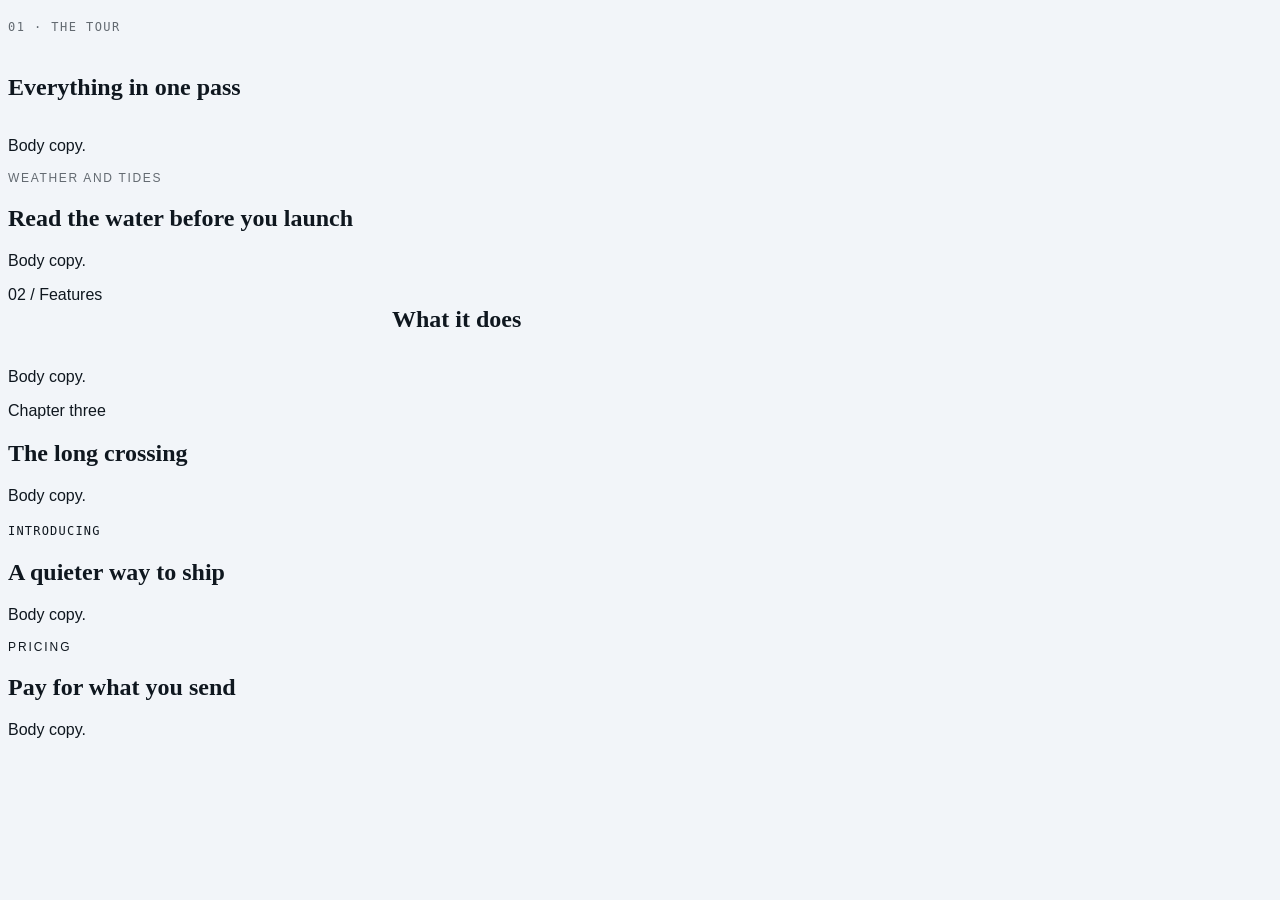
<file: .claude/skills/hallmark/scripts/fixtures/eyebrow-fail/index.html>
<!doctype html>
<!--
  Gate 54 fixture: MUST FAIL, six times.

  Every case here was invisible to the pre-1.3 detector, which keyed on
  `grid-template-columns` in the CSS and so only ever saw one geometry.
  Assertion (run from this directory):

    node ../../sloplint.mjs . --json | node -e "let s='';process.stdin.on('data',d=>s+=d).on('end',()=>console.log(JSON.parse(s).findings.filter(f=>f.gate==='54'&&f.grade==='FAIL').length))"
    # expected: 6

  Scoped to gate 54 on purpose: this file is deliberately slop in other ways too.
-->
<html lang="en">
<head>
<meta charset="utf-8">
<meta name="viewport" content="width=device-width, initial-scale=1">
<title>Gate 54 eyebrow fixture (must fail)</title>
<style>
/* Hallmark · macrostructure: fixture · tone: n/a · anchor hue: 250 · hero: Settled/H1 */
/* Hallmark · pre-emit critique: P3 H3 E3 S3 R3 V3 · weakest: all - this is a fixture */
:root {
  --color-paper: oklch(97% 0.006 250); --color-ink: oklch(20% 0.02 250);
  --color-muted: oklch(52% 0.015 250);
  --font-display: "Fraunces", serif; --font-body: "Public Sans", sans-serif;
  --font-label: "Geist Mono", monospace;
  --text-xs: 0.75rem; --tracking-label: 0.12em;
}
html, body { overflow-x: clip; }
body { background: var(--color-paper); color: var(--color-ink); font-family: var(--font-body); }
h1, h2, h3 { font-family: var(--font-display); }

/* 1: flex column. No grid anywhere; the old check could not see this. */
.a__head { display: flex; flex-direction: column; gap: 0.5rem; }
.a__eyebrow { font-family: var(--font-label); text-transform: uppercase;
  letter-spacing: var(--tracking-label); font-size: var(--text-xs); color: var(--color-muted); }

/* 2: plain block stack, and a class name outside the label vocabulary.
       Caught by resolved CSS alone: uppercase + tracking + small size. */
.b__strand { text-transform: uppercase; letter-spacing: 0.14em; font-size: 0.75rem;
  color: var(--color-muted); }

/* 3: the classic side-by-side grid. Regression guard for the old behaviour. */
.c__head { display: grid; grid-template-columns: minmax(0, 0.4fr) minmax(0, 1fr); gap: 2rem; }

/* 4: multi-column head declared ONLY inside a max-width block. The old check
       skipped every max-width rule, so this shape was a free pass. */
@media (max-width: 48rem) {
  .d__head { display: grid; grid-template-columns: 1fr 2fr; }
}

/* 5: class-less heading. The old check required a semantic match on the head
       wrapper's own classes to even look. */
.e__mark { font-family: var(--font-label); text-transform: uppercase;
  letter-spacing: 0.1em; font-size: 0.75rem; }

/* 6: "overline" was not in the old vocabulary at all. */
.overline { font-size: 0.75rem; letter-spacing: 0.16em; text-transform: uppercase; }
</style>
</head>
<body>

<!-- 1 · flex column stack -->
<section>
  <div class="a__head">
    <p class="a__eyebrow">01 · The tour</p>
    <h2>Everything in one pass</h2>
  </div>
  <p>Body copy.</p>
</section>

<!-- 2 · plain block stack, non-vocabulary class, CSS signals only -->
<section>
  <div>
    <p class="b__strand">Weather and tides</p>
    <h2>Read the water before you launch</h2>
  </div>
  <p>Body copy.</p>
</section>

<!-- 3 · side-by-side grid (the only shape the old gate caught) -->
<section>
  <div class="c__head">
    <span class="eyebrow">02 / Features</span>
    <h2>What it does</h2>
  </div>
  <p>Body copy.</p>
</section>

<!-- 4 · two-column head hidden inside a max-width query -->
<section>
  <div class="d__head">
    <span class="kicker">Chapter three</span>
    <h2>The long crossing</h2>
  </div>
  <p>Body copy.</p>
</section>

<!-- 5 · class-less heading under a labelled span -->
<section>
  <div>
    <span class="e__mark">Introducing</span>
    <h2>A quieter way to ship</h2>
  </div>
  <p>Body copy.</p>
</section>

<!-- 6 · the word the old vocabulary never knew -->
<section>
  <div>
    <p class="overline">Pricing</p>
    <h2>Pay for what you send</h2>
  </div>
  <p>Body copy.</p>
</section>

</body>
</html>
</file>
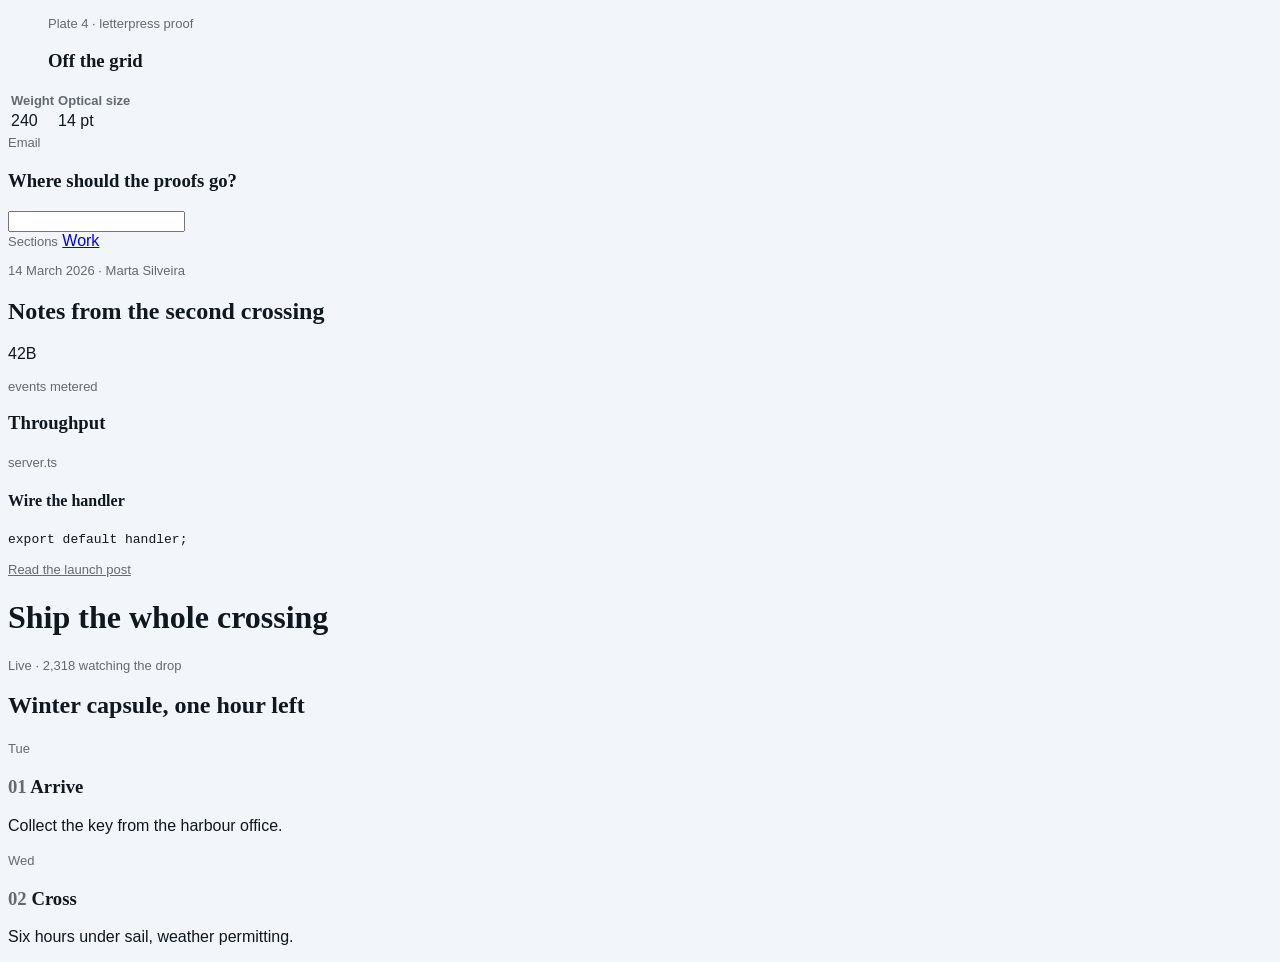
<file: .claude/skills/hallmark/scripts/fixtures/eyebrow-pass/index.html>
<!doctype html>
<!--
  Gate 54 fixture: MUST NOT FAIL.

  Ten shapes that look like an eyebrow to a naive detector and are not one.
  Each carries a fact, a destination, or an identifier the reader would
  otherwise lack: the exceptions gate 54 lists in references/gates.md.

  Assertion (run from this directory):

    node ../../sloplint.mjs . --json | node -e "let s='';process.stdin.on('data',d=>s+=d).on('end',()=>console.log(JSON.parse(s).findings.filter(f=>f.gate==='54').length))"
    # expected: 0

  Scoped to gate 54: this file makes no claim to be clean on the other gates.
-->
<html lang="en">
<head>
<meta charset="utf-8">
<meta name="viewport" content="width=device-width, initial-scale=1">
<title>Gate 54 carve-out fixture (must pass)</title>
<meta name="description" content="Fragments that sit near a heading without announcing it; gate 54 must stay quiet on every one.">
<style>
/* Hallmark · shape: fixture · genre: editorial · theme: fixture (by request)
 * hero: Settled · nav: none · footer: none · enrichment: none · signature: none, this is a gate 54 fixture
 * axes: light/roman-serif/cool · posture: restrained · contrast: pass · fold: n/a · v2.0.0 */
/* Hallmark · pre-emit critique: P3 H3 E3 S3 R3 V3 · weakest: all, this is a fixture */
/* Hallmark · answered F21 · unrelated fragments in one file, not a single document outline */
:root {
  --color-paper: oklch(97% 0.006 250); --color-ink: oklch(20% 0.02 250);
  --color-muted: oklch(52% 0.015 250); --color-accent: oklch(52% 0.14 250); --color-accent-ink: oklch(98% 0.005 250);
  --font-display: "Fraunces", serif; --font-body: "Public Sans", sans-serif;
  --font-label: var(--font-body);
  --text-xs: 0.8125rem;
}
html, body { overflow-x: clip; }
html { scrollbar-color: var(--color-muted) var(--color-paper); }
body { background: var(--color-paper); color: var(--color-ink); font-family: var(--font-body); caret-color: var(--color-accent); }
::selection { background: color-mix(in oklab, var(--color-accent) 22%, transparent); color: var(--color-ink); }
:focus-visible { outline: 2px solid var(--color-accent); outline-offset: 2px; }
a:active, button:active { transform: translateY(1px); }
button:disabled { opacity: 0.55; cursor: not-allowed; }
h1, h2, h3, h4 { font-family: var(--font-display); text-wrap: balance; }
.label { font-family: var(--font-label); font-size: var(--text-xs); color: var(--color-muted); }
.steps { list-style: none; counter-reset: step; padding: 0; }
.steps li { counter-increment: step; }
.steps li h3::before { content: counter(step, decimal-leading-zero) "  "; color: var(--color-muted); }
</style>
</head>
<body>

<!-- 1 · figcaption. Identifier, and it names something that is present. -->
<figure>
  <figcaption class="label">Plate 4 · letterpress proof</figcaption>
  <h3>Off the grid</h3>
</figure>

<!-- 2 · table column header. Identifier. -->
<table>
  <thead><tr><th class="label">Weight</th><th class="label">Optical size</th></tr></thead>
  <tbody><tr><td>240</td><td>14 pt</td></tr></tbody>
</table>

<!-- 3 · form field label. Identifier, bound to its control. -->
<form>
  <div>
    <label class="label" for="email">Email</label>
    <h3>Where should the proofs go?</h3>
    <input id="email" type="email">
  </div>
</form>

<!-- 4 · nav label. Destination. -->
<nav>
  <div>
    <span class="label">Sections</span>
    <h2 hidden>Navigation</h2>
    <a href="/work">Work</a>
  </div>
</nav>

<!-- 5 · dateline. Fact: the date appears nowhere else. -->
<article>
  <p class="label"><time datetime="2026-03-14">14 March 2026</time> · Marta Silveira</p>
  <h2>Notes from the second crossing</h2>
</article>

<!-- 6 · unit label AFTER the figure it labels. Order is the discriminator. -->
<section>
  <div>
    <p class="stat__num">42B</p>
    <p class="label">events metered</p>
  </div>
  <h3>Throughput</h3>
</section>

<!-- 7 · code filename tab. Identifier: a real path. -->
<section>
  <div>
    <span class="label">server.ts</span>
    <h4>Wire the handler</h4>
  </div>
  <pre><code>export default handler;</code></pre>
</section>

<!-- 8 · linked announcement chip. Destination, and it goes somewhere real. -->
<header>
  <div>
    <a class="label" href="/changelog/v2">Read the launch post</a>
    <h1>Ship the whole crossing</h1>
  </div>
</header>

<!-- 9 · live telemetry above a headline. Fact, and the digits prove it. -->
<section>
  <div>
    <p class="label">Live · 2,318 watching the drop</p>
    <h1>Winter capsule, one hour left</h1>
  </div>
</section>

<!-- 10 · a real <ol>. The numbers come from counter(), not from typed labels;
         a genuine per-step identifier rides along without becoming a kicker. -->
<ol class="steps">
  <li>
    <span class="label">Tue</span>
    <h3>Arrive</h3>
    <p>Collect the key from the harbour office.</p>
  </li>
  <li>
    <span class="label">Wed</span>
    <h3>Cross</h3>
    <p>Six hours under sail, weather permitting.</p>
  </li>
</ol>

</body>
</html>
</file>
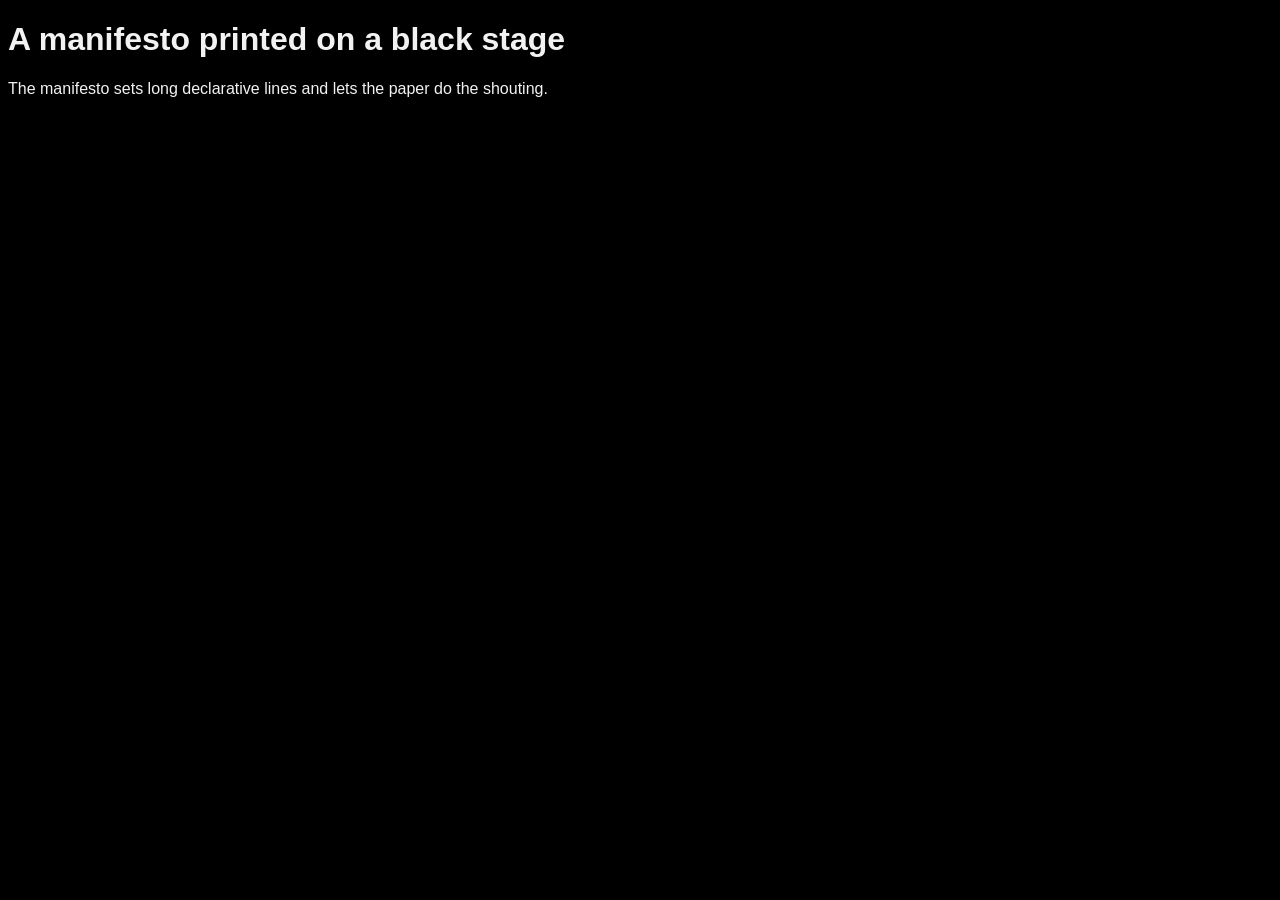
<file: .claude/skills/hallmark/scripts/fixtures/waiver/index.html>
<!doctype html>
<!--
  Waiver fixture. Five waivers are claimed on a deliberately expressive page:
  four are honoured, one is refused because it names a Floor gate, and the build
  ships. There is no cap, so the page is not blocked for being expressive; what
  it gets instead is a NOTE saying four waivers is a house style, not exceptions.

  Assertion (run from this directory):

    node ../../sloplint.mjs . --json | node -e "let s='';process.stdin.on('data',d=>s+=d).on('end',()=>{const j=JSON.parse(s);console.log(JSON.stringify(j.summary))})"
    # expected: fails 0, reflex 0, waived 5, rejected 2, answered 1, notes 1
    # (waived counts findings, not gates: gate 1 fires on both the token and the
    #  h1 rule, and gate 7 on both the token and the body background)

  Case by case:
    waive 40  -> refused, Floor is never waivable, and gate 40 still binds
    waive 7b  -> honoured; the guard (surface: absolute in the stamp) holds
    waive 22  -> honoured
    waive 25  -> honoured (no finding to downgrade on this page)
    waive 1   -> honoured, and trips the >3 house-style NOTE
    answered F3  -> honoured; the Finish finding reports ANSWERED instead of WARN
    answered 40  -> refused; 40 is Floor, and Floor findings are fixed, not answered
-->
<html lang="en">
<head>
<meta charset="utf-8">
<meta name="viewport" content="width=device-width, initial-scale=1">
<title>Waiver fixture</title>
<style>
/* Hallmark · macrostructure: Manifesto · tone: austere · anchor hue: 250 · surface: absolute · nav: N9 · footer: Ft2 · hero: Poster/H1 */
/* Hallmark · pre-emit critique: P5 H4 E5 S4 R5 V4 · weakest: E - fixture, not a real build */
/* Hallmark · waive 40 · contrast measured on the stage · the manifesto is printed white on black */
/* Hallmark · waive 7b · surface: absolute declared, 40-41 pass · the manifesto stage is printed on black paper */
/* Hallmark · waive 22 · neutrals achromatic throughout · the manifesto rules are pure grey by intent */
/* Hallmark · waive 25 · measure runs to 96ch · the manifesto sets long declarative lines */
/* Hallmark · waive 1 · two families declared · the manifesto pairs a display serif with a grotesque */
/* Hallmark · answered F3 · the manifesto head is one word and cannot wrap, so balance has nothing to balance */
/* Hallmark · answered 40 · contrast is fine here honestly */
:root {
  --color-paper: #000;
  --color-ink: oklch(96% 0 250);
  --font-display: Inter, sans-serif;
  --font-body: "Public Sans", sans-serif;
}
html, body { overflow-x: clip; }
body { background: var(--color-paper); color: var(--color-ink); font-family: var(--font-body); }
h1 { font-family: var(--font-display); }
</style>
</head>
<body>
  <h1>A manifesto printed on a black stage</h1>
  <p>The manifesto sets long declarative lines and lets the paper do the shouting.</p>
</body>
</html>
</file>
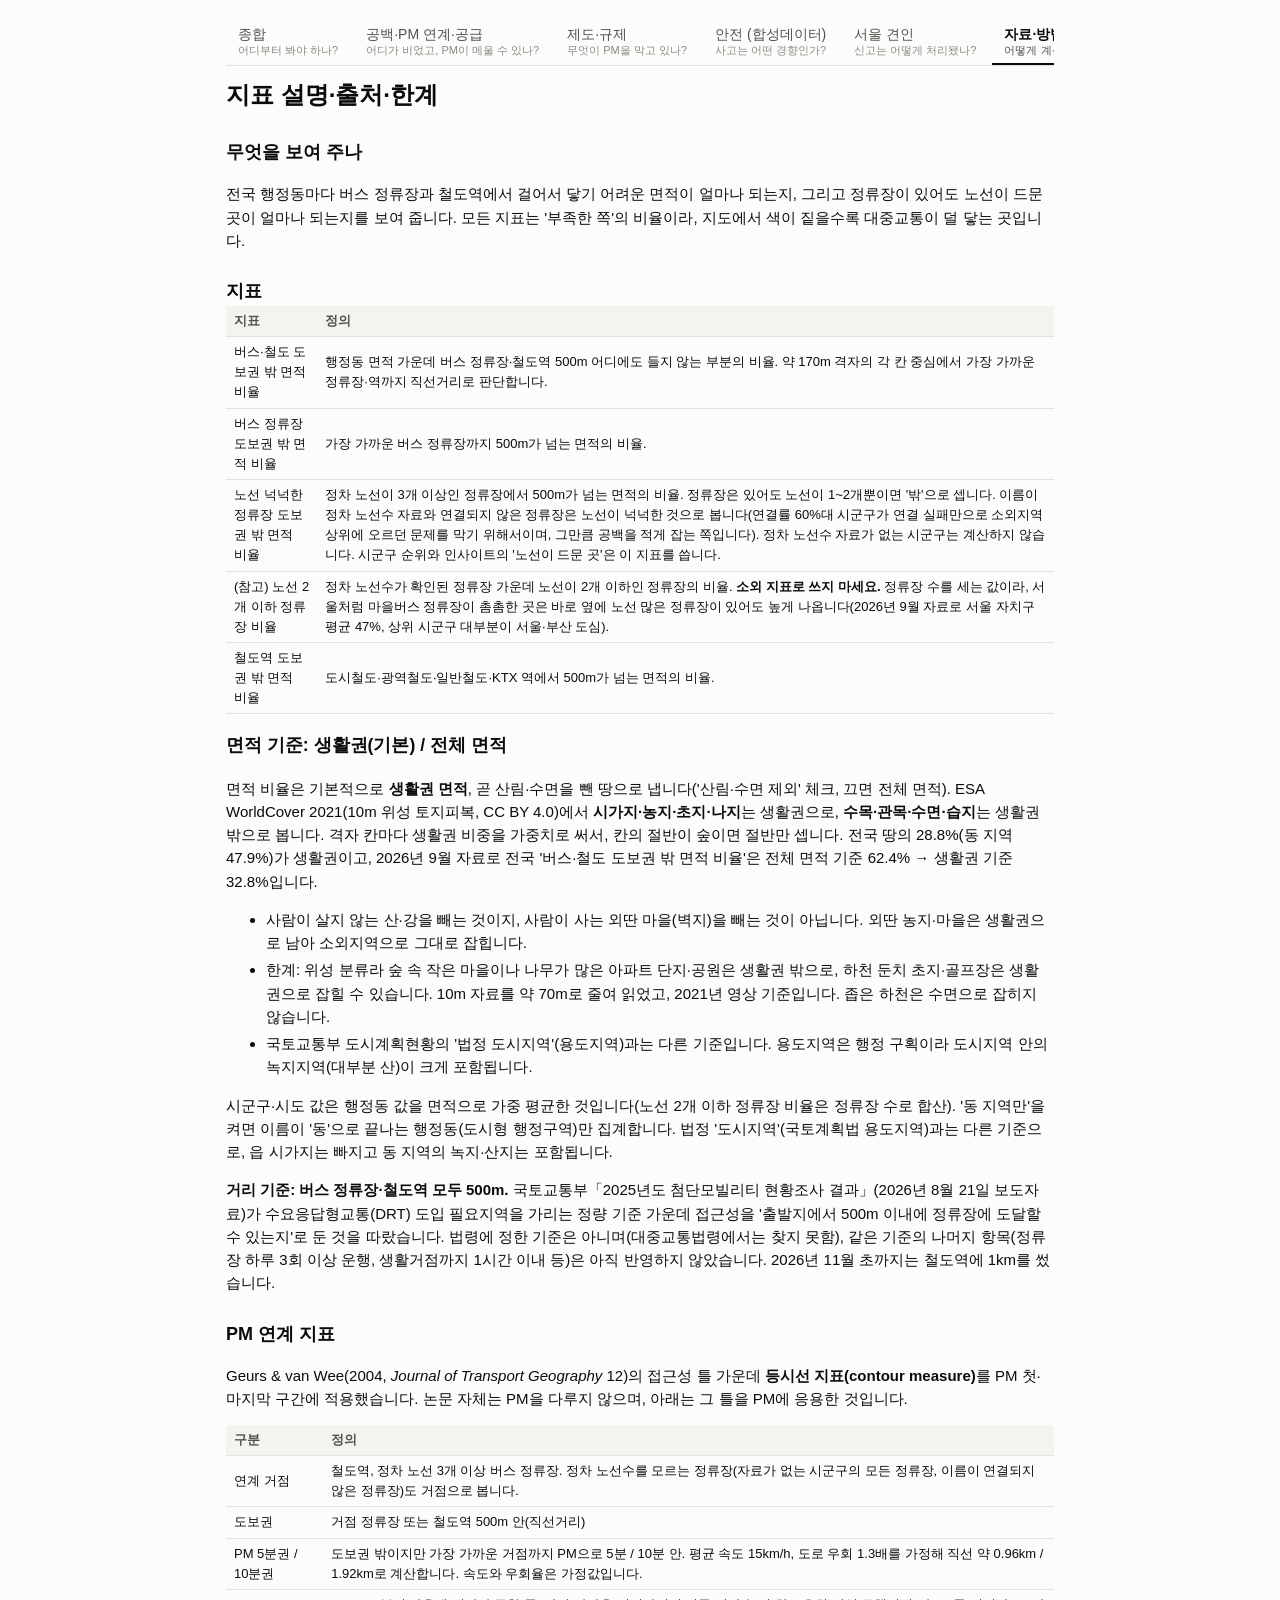
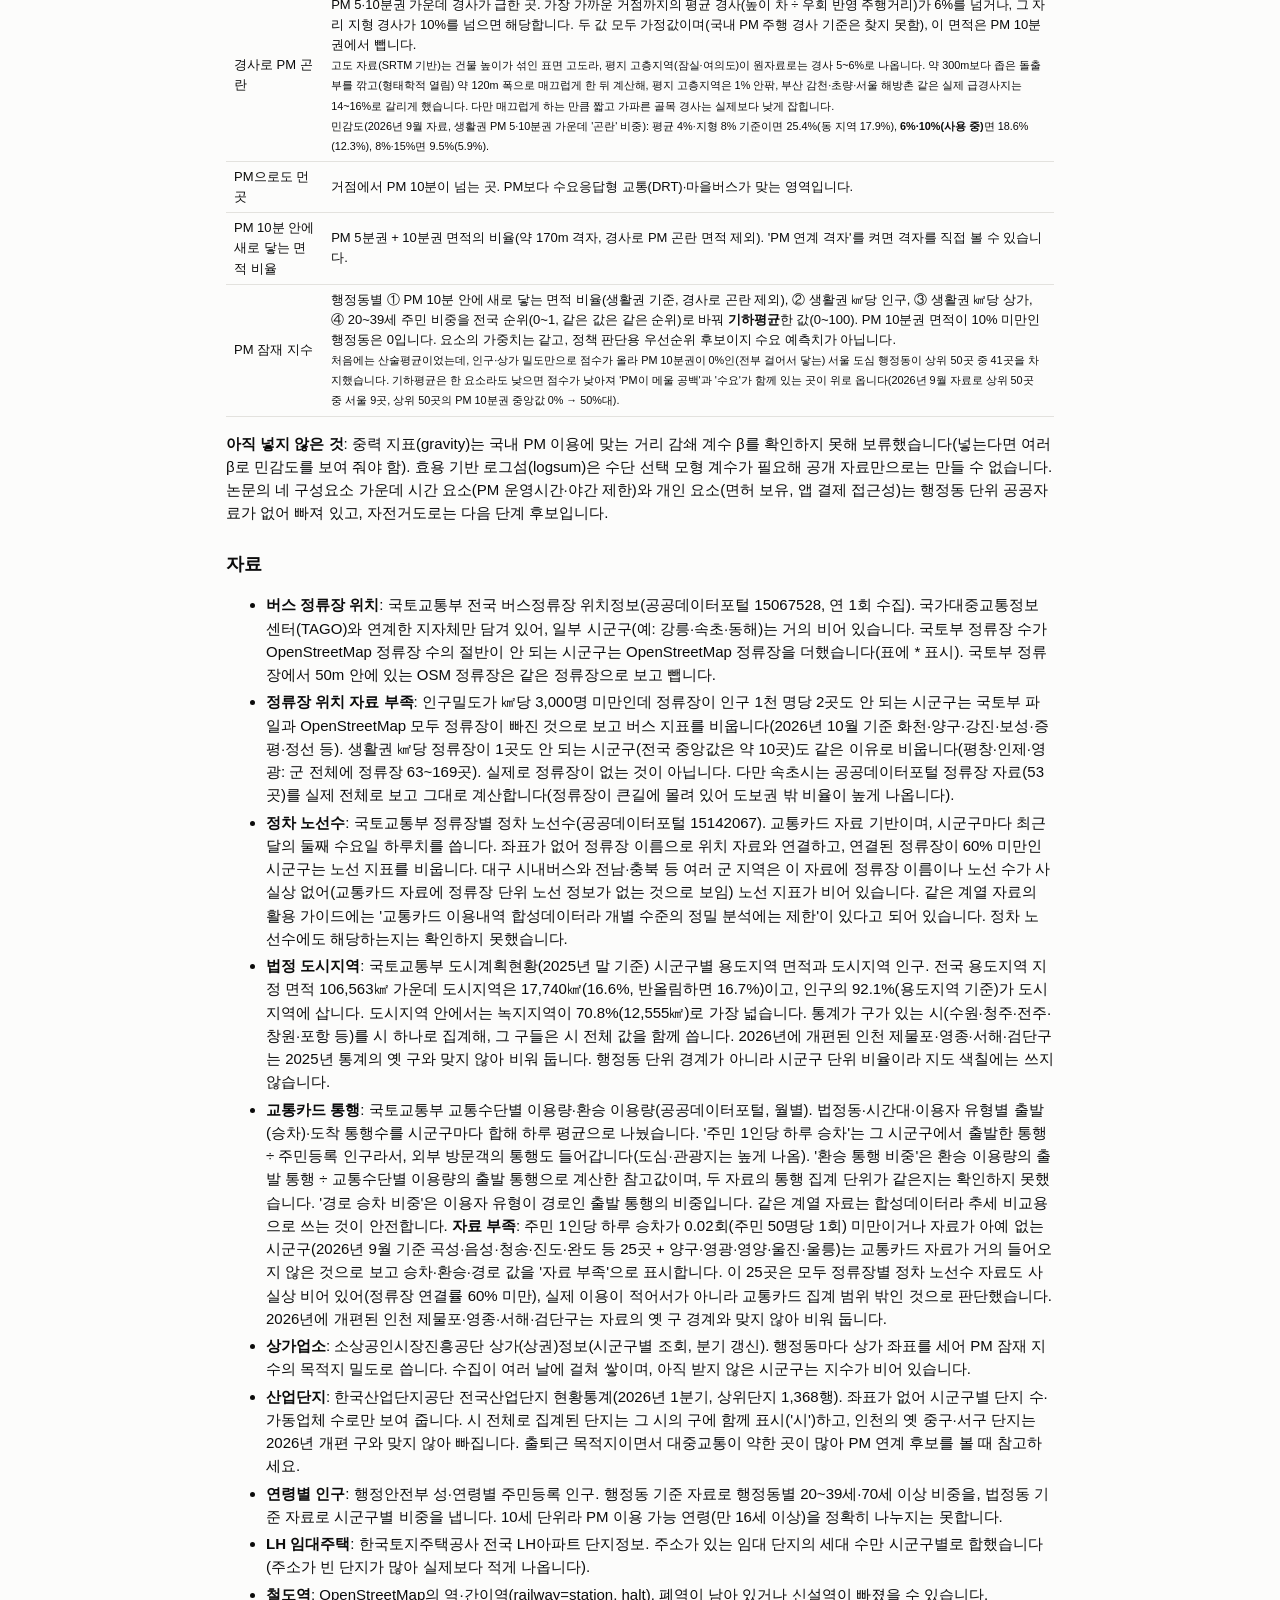
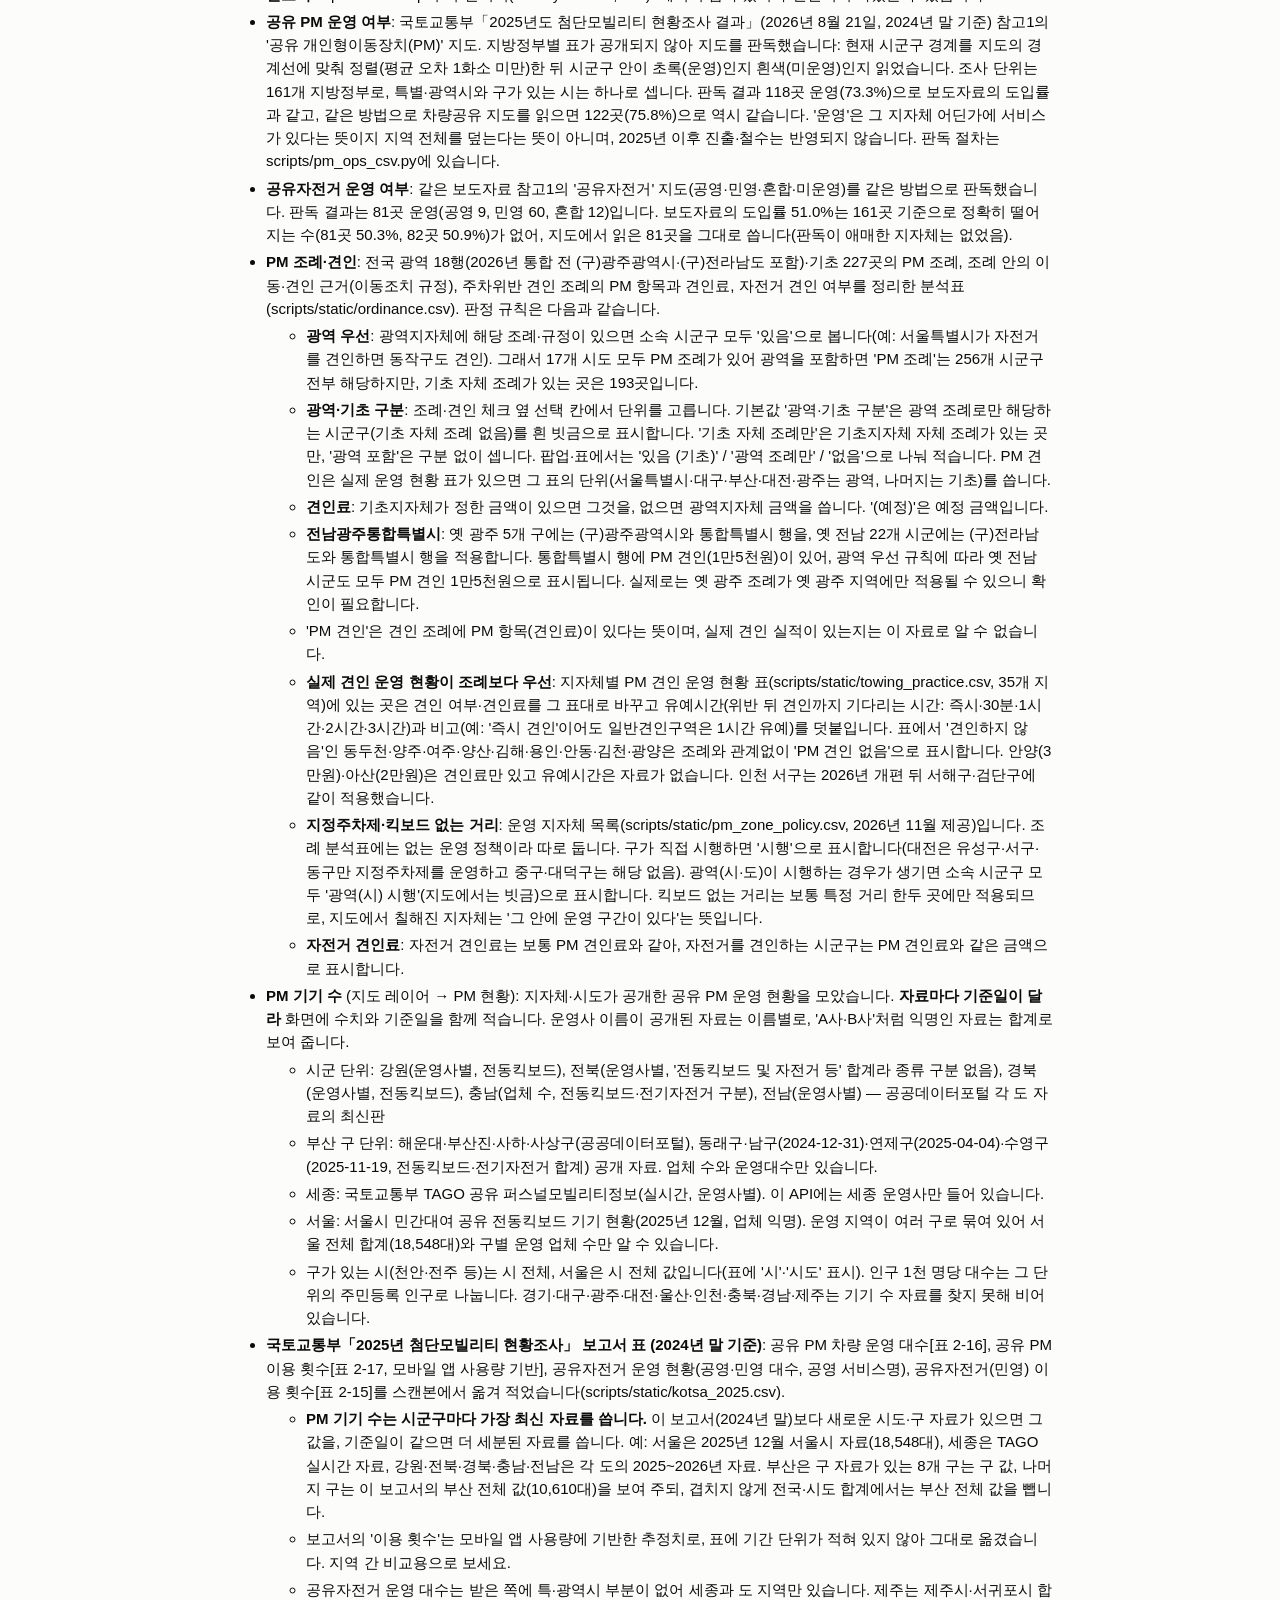
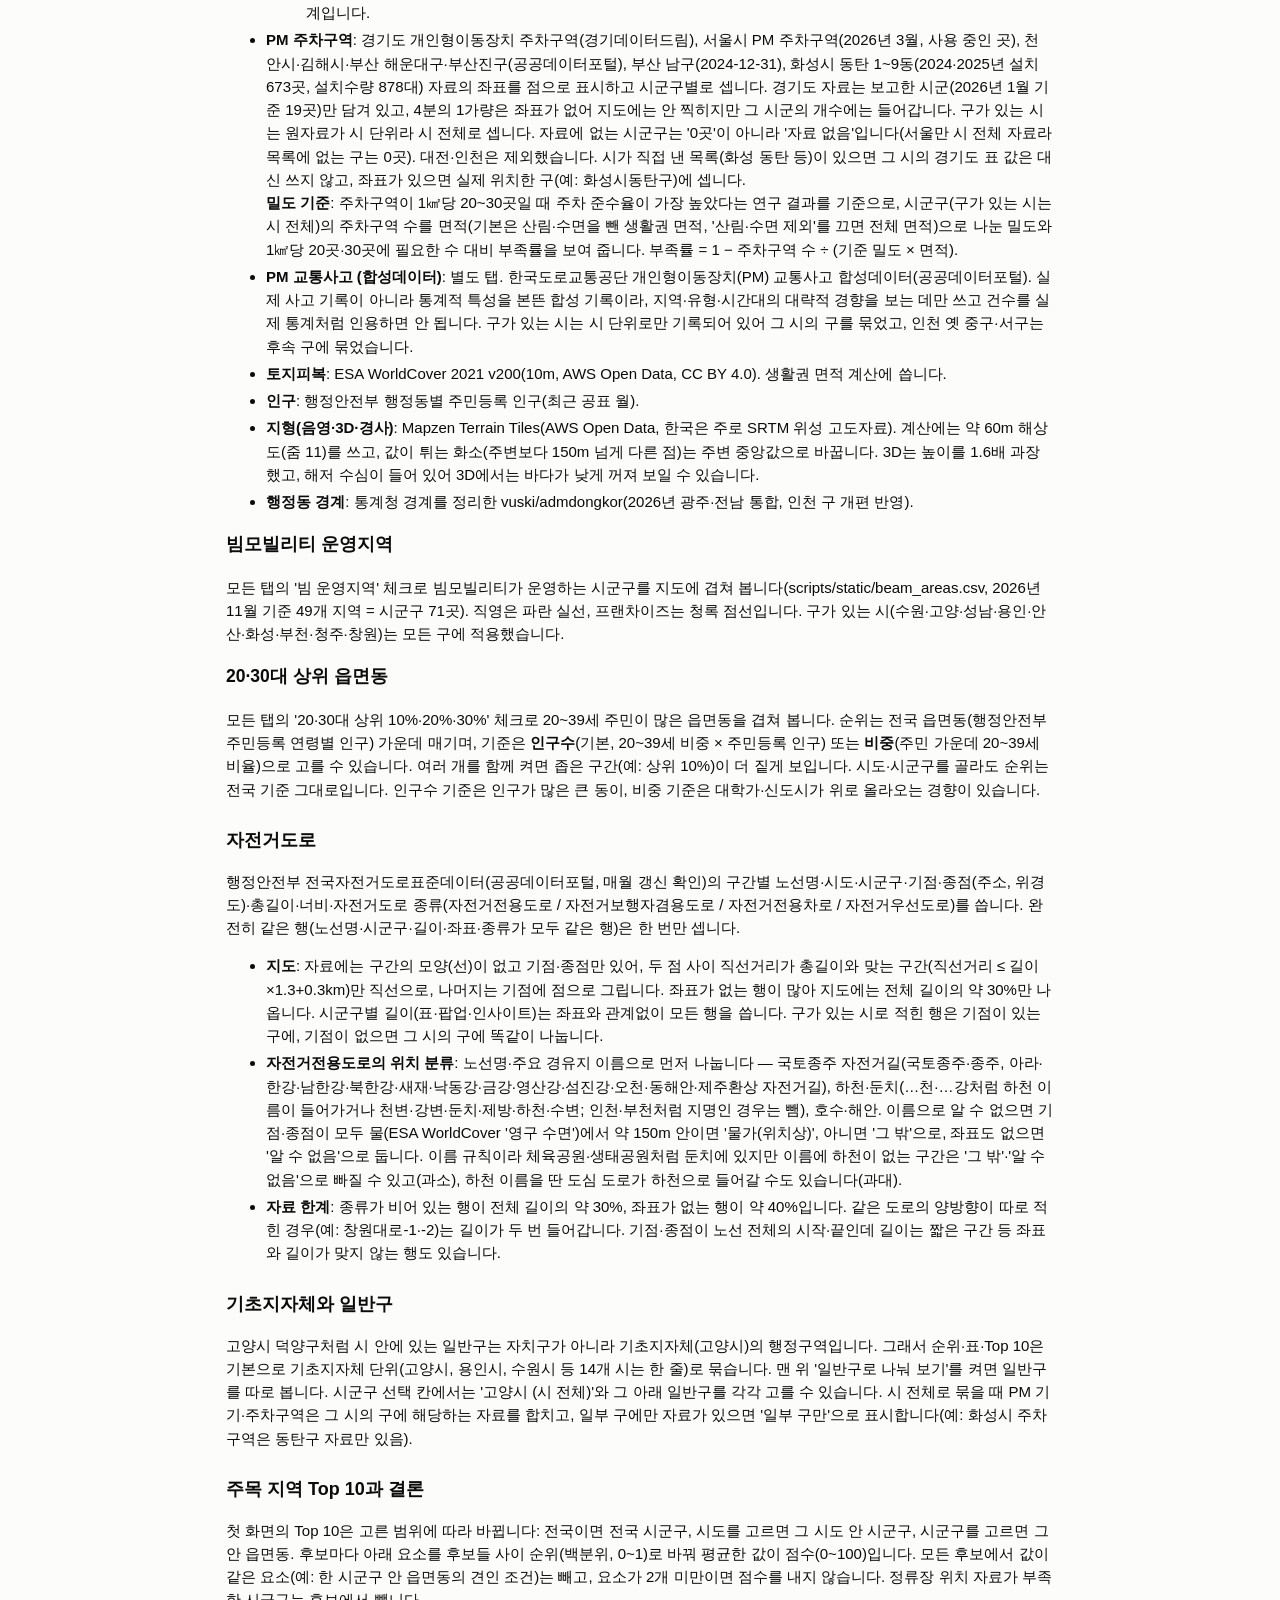
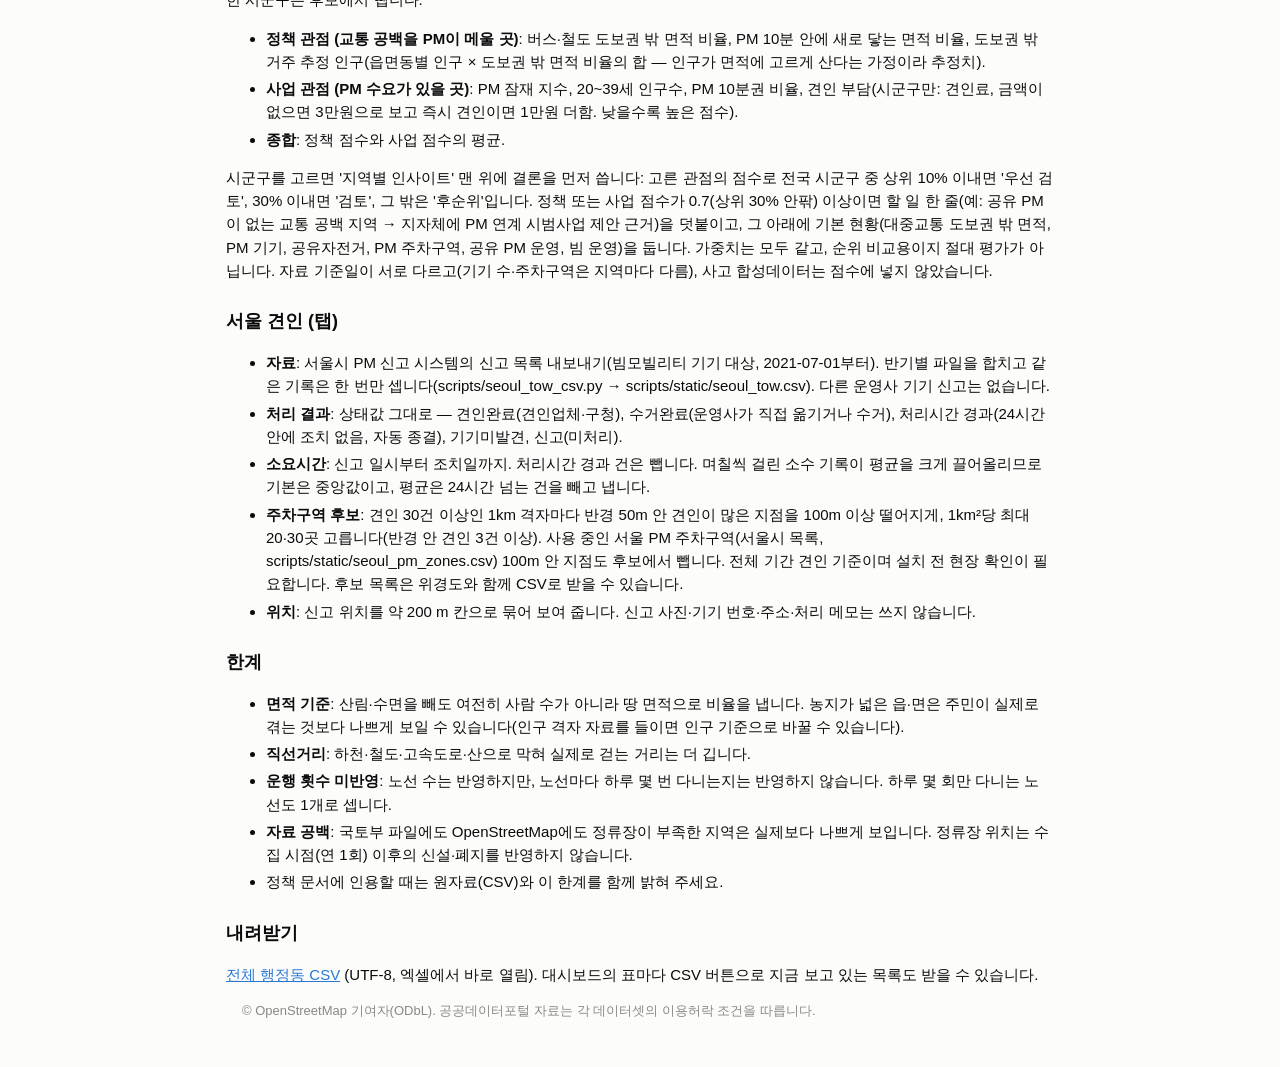
<file: site/about.html>
<!doctype html>
<html lang="ko">
<head>
<meta charset="utf-8">
<meta name="viewport" content="width=device-width, initial-scale=1">
<title>지표 설명 · PM 대동여지도</title>
<link rel="stylesheet" href="style.css">
<style>main { max-width: 860px; margin: 0 auto; padding: 20px 16px 40px; } h2 { margin-top: 26px; } li { margin: 4px 0; } td, th { text-align: left; white-space: normal; }</style>
</head>
<body>
<main>
  <nav class="tabs"><a href="index.html#all">종합<small>어디부터 봐야 하나?</small></a><a href="index.html#pm">공백·PM 연계·공급<small>어디가 비었고, PM이 메울 수 있나?</small></a><a href="index.html#policy">제도·규제<small>무엇이 PM을 막고 있나?</small></a><a href="accidents.html">안전 (합성데이터)<small>사고는 어떤 경향인가?</small></a><a href="tow.html">서울 견인<small>신고는 어떻게 처리됐나?</small></a><a href="about.html" class="on" aria-current="page">자료·방법<small>어떻게 계산했나?</small></a><a href="en.html">English<small>Tables for HQ</small></a></nav>
<h1>지표 설명·출처·한계</h1>

<h2>무엇을 보여 주나</h2>
<p>전국 행정동마다 버스 정류장과 철도역에서 걸어서 닿기 어려운 면적이 얼마나 되는지, 그리고 정류장이 있어도 노선이 드문 곳이 얼마나 되는지를 보여 줍니다. 모든 지표는 '부족한 쪽'의 비율이라, 지도에서 색이 짙을수록 대중교통이 덜 닿는 곳입니다.</p>

<h2>지표</h2>
<table>
<tr><th>지표</th><th>정의</th></tr>
<tr><td>버스·철도 도보권 밖 면적 비율</td><td>행정동 면적 가운데 버스 정류장·철도역 500m 어디에도 들지 않는 부분의 비율. 약 170m 격자의 각 칸 중심에서 가장 가까운 정류장·역까지 직선거리로 판단합니다.</td></tr>
<tr><td>버스 정류장 도보권 밖 면적 비율</td><td>가장 가까운 버스 정류장까지 500m가 넘는 면적의 비율.</td></tr>
<tr><td>노선 넉넉한 정류장 도보권 밖 면적 비율</td><td>정차 노선이 3개 이상인 정류장에서 500m가 넘는 면적의 비율. 정류장은 있어도 노선이 1~2개뿐이면 '밖'으로 셉니다. 이름이 정차 노선수 자료와 연결되지 않은 정류장은 노선이 넉넉한 것으로 봅니다(연결률 60%대 시군구가 연결 실패만으로 소외지역 상위에 오르던 문제를 막기 위해서이며, 그만큼 공백을 적게 잡는 쪽입니다). 정차 노선수 자료가 없는 시군구는 계산하지 않습니다. 시군구 순위와 인사이트의 '노선이 드문 곳'은 이 지표를 씁니다.</td></tr>
<tr><td>(참고) 노선 2개 이하 정류장 비율</td><td>정차 노선수가 확인된 정류장 가운데 노선이 2개 이하인 정류장의 비율. <b>소외 지표로 쓰지 마세요.</b> 정류장 수를 세는 값이라, 서울처럼 마을버스 정류장이 촘촘한 곳은 바로 옆에 노선 많은 정류장이 있어도 높게 나옵니다(2026년 9월 자료로 서울 자치구 평균 47%, 상위 시군구 대부분이 서울·부산 도심).</td></tr>
<tr><td>철도역 도보권 밖 면적 비율</td><td>도시철도·광역철도·일반철도·KTX 역에서 500m가 넘는 면적의 비율.</td></tr>
</table>
<h3>면적 기준: 생활권(기본) / 전체 면적</h3>
<p>면적 비율은 기본적으로 <b>생활권 면적</b>, 곧 산림·수면을 뺀 땅으로 냅니다('산림·수면 제외' 체크, 끄면 전체 면적). ESA WorldCover 2021(10m 위성 토지피복, CC BY 4.0)에서 <b>시가지·농지·초지·나지</b>는 생활권으로, <b>수목·관목·수면·습지</b>는 생활권 밖으로 봅니다. 격자 칸마다 생활권 비중을 가중치로 써서, 칸의 절반이 숲이면 절반만 셉니다. 전국 땅의 28.8%(동 지역 47.9%)가 생활권이고, 2026년 9월 자료로 전국 '버스·철도 도보권 밖 면적 비율'은 전체 면적 기준 62.4% → 생활권 기준 32.8%입니다.</p>
<ul>
<li>사람이 살지 않는 산·강을 빼는 것이지, 사람이 사는 외딴 마을(벽지)을 빼는 것이 아닙니다. 외딴 농지·마을은 생활권으로 남아 소외지역으로 그대로 잡힙니다.</li>
<li>한계: 위성 분류라 숲 속 작은 마을이나 나무가 많은 아파트 단지·공원은 생활권 밖으로, 하천 둔치 초지·골프장은 생활권으로 잡힐 수 있습니다. 10m 자료를 약 70m로 줄여 읽었고, 2021년 영상 기준입니다. 좁은 하천은 수면으로 잡히지 않습니다.</li>
<li>국토교통부 도시계획현황의 '법정 도시지역'(용도지역)과는 다른 기준입니다. 용도지역은 행정 구획이라 도시지역 안의 녹지지역(대부분 산)이 크게 포함됩니다.</li>
</ul>
<p>시군구·시도 값은 행정동 값을 면적으로 가중 평균한 것입니다(노선 2개 이하 정류장 비율은 정류장 수로 합산). '동 지역만'을 켜면 이름이 '동'으로 끝나는 행정동(도시형 행정구역)만 집계합니다. 법정 '도시지역'(국토계획법 용도지역)과는 다른 기준으로, 읍 시가지는 빠지고 동 지역의 녹지·산지는 포함됩니다.</p>
<p><b>거리 기준: 버스 정류장·철도역 모두 500m.</b> 국토교통부「2025년도 첨단모빌리티 현황조사 결과」(2026년 8월 21일 보도자료)가 수요응답형교통(DRT) 도입 필요지역을 가리는 정량 기준 가운데 접근성을 '출발지에서 500m 이내에 정류장에 도달할 수 있는지'로 둔 것을 따랐습니다. 법령에 정한 기준은 아니며(대중교통법령에서는 찾지 못함), 같은 기준의 나머지 항목(정류장 하루 3회 이상 운행, 생활거점까지 1시간 이내 등)은 아직 반영하지 않았습니다. 2026년 11월 초까지는 철도역에 1km를 썼습니다.</p>

<h2>PM 연계 지표</h2>
<p>Geurs &amp; van Wee(2004, <i>Journal of Transport Geography</i> 12)의 접근성 틀 가운데 <b>등시선 지표(contour measure)</b>를 PM 첫·마지막 구간에 적용했습니다. 논문 자체는 PM을 다루지 않으며, 아래는 그 틀을 PM에 응용한 것입니다.</p>
<table>
<tr><th>구분</th><th>정의</th></tr>
<tr><td>연계 거점</td><td>철도역, 정차 노선 3개 이상 버스 정류장. 정차 노선수를 모르는 정류장(자료가 없는 시군구의 모든 정류장, 이름이 연결되지 않은 정류장)도 거점으로 봅니다.</td></tr>
<tr><td>도보권</td><td>거점 정류장 또는 철도역 500m 안(직선거리)</td></tr>
<tr><td>PM 5분권 / 10분권</td><td>도보권 밖이지만 가장 가까운 거점까지 PM으로 5분 / 10분 안. 평균 속도 15km/h, 도로 우회 1.3배를 가정해 직선 약 0.96km / 1.92km로 계산합니다. 속도와 우회율은 가정값입니다.</td></tr>
<tr><td>경사로 PM 곤란</td><td>PM 5·10분권 가운데 경사가 급한 곳. 가장 가까운 거점까지의 평균 경사(높이 차 ÷ 우회 반영 주행거리)가 6%를 넘거나, 그 자리 지형 경사가 10%를 넘으면 해당합니다. 두 값 모두 가정값이며(국내 PM 주행 경사 기준은 찾지 못함), 이 면적은 PM 10분권에서 뺍니다.<br><small>고도 자료(SRTM 기반)는 건물 높이가 섞인 표면 고도라, 평지 고층지역(잠실·여의도)이 원자료로는 경사 5~6%로 나옵니다. 약 300m보다 좁은 돌출부를 깎고(형태학적 열림) 약 120m 폭으로 매끄럽게 한 뒤 계산해, 평지 고층지역은 1% 안팎, 부산 감천·초량·서울 해방촌 같은 실제 급경사지는 14~16%로 갈리게 했습니다. 다만 매끄럽게 하는 만큼 짧고 가파른 골목 경사는 실제보다 낮게 잡힙니다.</small><br><small>민감도(2026년 9월 자료, 생활권 PM 5·10분권 가운데 '곤란' 비중): 평균 4%·지형 8% 기준이면 25.4%(동 지역 17.9%), <b>6%·10%(사용 중)</b>면 18.6%(12.3%), 8%·15%면 9.5%(5.9%).</small></td></tr>
<tr><td>PM으로도 먼 곳</td><td>거점에서 PM 10분이 넘는 곳. PM보다 수요응답형 교통(DRT)·마을버스가 맞는 영역입니다.</td></tr>
<tr><td>PM 10분 안에 새로 닿는 면적 비율</td><td>PM 5분권 + 10분권 면적의 비율(약 170m 격자, 경사로 PM 곤란 면적 제외). 'PM 연계 격자'를 켜면 격자를 직접 볼 수 있습니다.</td></tr>
<tr><td>PM 잠재 지수</td><td>행정동별 ① PM 10분 안에 새로 닿는 면적 비율(생활권 기준, 경사로 곤란 제외), ② 생활권 ㎢당 인구, ③ 생활권 ㎢당 상가, ④ 20~39세 주민 비중을 전국 순위(0~1, 같은 값은 같은 순위)로 바꿔 <b>기하평균</b>한 값(0~100). PM 10분권 면적이 10% 미만인 행정동은 0입니다. 요소의 가중치는 같고, 정책 판단용 우선순위 후보이지 수요 예측치가 아닙니다.<br><small>처음에는 산술평균이었는데, 인구·상가 밀도만으로 점수가 올라 PM 10분권이 0%인(전부 걸어서 닿는) 서울 도심 행정동이 상위 50곳 중 41곳을 차지했습니다. 기하평균은 한 요소라도 낮으면 점수가 낮아져 'PM이 메울 공백'과 '수요'가 함께 있는 곳이 위로 옵니다(2026년 9월 자료로 상위 50곳 중 서울 9곳, 상위 50곳의 PM 10분권 중앙값 0% → 50%대).</small></td></tr>
</table>
<p><b>아직 넣지 않은 것</b>: 중력 지표(gravity)는 국내 PM 이용에 맞는 거리 감쇄 계수 β를 확인하지 못해 보류했습니다(넣는다면 여러 β로 민감도를 보여 줘야 함). 효용 기반 로그섬(logsum)은 수단 선택 모형 계수가 필요해 공개 자료만으로는 만들 수 없습니다. 논문의 네 구성요소 가운데 시간 요소(PM 운영시간·야간 제한)와 개인 요소(면허 보유, 앱 결제 접근성)는 행정동 단위 공공자료가 없어 빠져 있고, 자전거도로는 다음 단계 후보입니다.</p>

<h2>자료</h2>
<ul>
<li><b>버스 정류장 위치</b>: 국토교통부 전국 버스정류장 위치정보(공공데이터포털 15067528, 연 1회 수집). 국가대중교통정보센터(TAGO)와 연계한 지자체만 담겨 있어, 일부 시군구(예: 강릉·속초·동해)는 거의 비어 있습니다. 국토부 정류장 수가 OpenStreetMap 정류장 수의 절반이 안 되는 시군구는 OpenStreetMap 정류장을 더했습니다(표에 * 표시). 국토부 정류장에서 50m 안에 있는 OSM 정류장은 같은 정류장으로 보고 뺍니다.</li>
<li><b>정류장 위치 자료 부족</b>: 인구밀도가 ㎢당 3,000명 미만인데 정류장이 인구 1천 명당 2곳도 안 되는 시군구는 국토부 파일과 OpenStreetMap 모두 정류장이 빠진 것으로 보고 버스 지표를 비웁니다(2026년 10월 기준 화천·양구·강진·보성·증평·정선 등). 생활권 ㎢당 정류장이 1곳도 안 되는 시군구(전국 중앙값은 약 10곳)도 같은 이유로 비웁니다(평창·인제·영광: 군 전체에 정류장 63~169곳). 실제로 정류장이 없는 것이 아닙니다. 다만 속초시는 공공데이터포털 정류장 자료(53곳)를 실제 전체로 보고 그대로 계산합니다(정류장이 큰길에 몰려 있어 도보권 밖 비율이 높게 나옵니다).</li>
<li><b>정차 노선수</b>: 국토교통부 정류장별 정차 노선수(공공데이터포털 15142067). 교통카드 자료 기반이며, 시군구마다 최근 달의 둘째 수요일 하루치를 씁니다. 좌표가 없어 정류장 이름으로 위치 자료와 연결하고, 연결된 정류장이 60% 미만인 시군구는 노선 지표를 비웁니다. 대구 시내버스와 전남·충북 등 여러 군 지역은 이 자료에 정류장 이름이나 노선 수가 사실상 없어(교통카드 자료에 정류장 단위 노선 정보가 없는 것으로 보임) 노선 지표가 비어 있습니다. 같은 계열 자료의 활용 가이드에는 '교통카드 이용내역 합성데이터라 개별 수준의 정밀 분석에는 제한'이 있다고 되어 있습니다. 정차 노선수에도 해당하는지는 확인하지 못했습니다.</li>
<li><b>법정 도시지역</b>: 국토교통부 도시계획현황(2025년 말 기준) 시군구별 용도지역 면적과 도시지역 인구. 전국 용도지역 지정 면적 106,563㎢ 가운데 도시지역은 17,740㎢(16.6%, 반올림하면 16.7%)이고, 인구의 92.1%(용도지역 기준)가 도시지역에 삽니다. 도시지역 안에서는 녹지지역이 70.8%(12,555㎢)로 가장 넓습니다. 통계가 구가 있는 시(수원·청주·전주·창원·포항 등)를 시 하나로 집계해, 그 구들은 시 전체 값을 함께 씁니다. 2026년에 개편된 인천 제물포·영종·서해·검단구는 2025년 통계의 옛 구와 맞지 않아 비워 둡니다. 행정동 단위 경계가 아니라 시군구 단위 비율이라 지도 색칠에는 쓰지 않습니다.</li>
<li><b>교통카드 통행</b>: 국토교통부 교통수단별 이용량·환승 이용량(공공데이터포털, 월별). 법정동·시간대·이용자 유형별 출발(승차)·도착 통행수를 시군구마다 합해 하루 평균으로 나눴습니다. '주민 1인당 하루 승차'는 그 시군구에서 출발한 통행 ÷ 주민등록 인구라서, 외부 방문객의 통행도 들어갑니다(도심·관광지는 높게 나옴). '환승 통행 비중'은 환승 이용량의 출발 통행 ÷ 교통수단별 이용량의 출발 통행으로 계산한 참고값이며, 두 자료의 통행 집계 단위가 같은지는 확인하지 못했습니다. '경로 승차 비중'은 이용자 유형이 경로인 출발 통행의 비중입니다. 같은 계열 자료는 합성데이터라 추세 비교용으로 쓰는 것이 안전합니다. <b>자료 부족</b>: 주민 1인당 하루 승차가 0.02회(주민 50명당 1회) 미만이거나 자료가 아예 없는 시군구(2026년 9월 기준 곡성·음성·청송·진도·완도 등 25곳 + 양구·영광·영양·울진·울릉)는 교통카드 자료가 거의 들어오지 않은 것으로 보고 승차·환승·경로 값을 '자료 부족'으로 표시합니다. 이 25곳은 모두 정류장별 정차 노선수 자료도 사실상 비어 있어(정류장 연결률 60% 미만), 실제 이용이 적어서가 아니라 교통카드 집계 범위 밖인 것으로 판단했습니다. 2026년에 개편된 인천 제물포·영종·서해·검단구는 자료의 옛 구 경계와 맞지 않아 비워 둡니다.</li>
<li><b>상가업소</b>: 소상공인시장진흥공단 상가(상권)정보(시군구별 조회, 분기 갱신). 행정동마다 상가 좌표를 세어 PM 잠재 지수의 목적지 밀도로 씁니다. 수집이 여러 날에 걸쳐 쌓이며, 아직 받지 않은 시군구는 지수가 비어 있습니다.</li>
<li><b>산업단지</b>: 한국산업단지공단 전국산업단지 현황통계(2026년 1분기, 상위단지 1,368행). 좌표가 없어 시군구별 단지 수·가동업체 수로만 보여 줍니다. 시 전체로 집계된 단지는 그 시의 구에 함께 표시('시')하고, 인천의 옛 중구·서구 단지는 2026년 개편 구와 맞지 않아 빠집니다. 출퇴근 목적지이면서 대중교통이 약한 곳이 많아 PM 연계 후보를 볼 때 참고하세요.</li>
<li><b>연령별 인구</b>: 행정안전부 성·연령별 주민등록 인구. 행정동 기준 자료로 행정동별 20~39세·70세 이상 비중을, 법정동 기준 자료로 시군구별 비중을 냅니다. 10세 단위라 PM 이용 가능 연령(만 16세 이상)을 정확히 나누지는 못합니다.</li>
<li><b>LH 임대주택</b>: 한국토지주택공사 전국 LH아파트 단지정보. 주소가 있는 임대 단지의 세대 수만 시군구별로 합했습니다(주소가 빈 단지가 많아 실제보다 적게 나옵니다).</li>
<li><b>철도역</b>: OpenStreetMap의 역·간이역(railway=station, halt). 폐역이 남아 있거나 신설역이 빠졌을 수 있습니다.</li>
<li><b>공유 PM 운영 여부</b>: 국토교통부「2025년도 첨단모빌리티 현황조사 결과」(2026년 8월 21일, 2024년 말 기준) 참고1의 '공유 개인형이동장치(PM)' 지도. 지방정부별 표가 공개되지 않아 지도를 판독했습니다: 현재 시군구 경계를 지도의 경계선에 맞춰 정렬(평균 오차 1화소 미만)한 뒤 시군구 안이 초록(운영)인지 흰색(미운영)인지 읽었습니다. 조사 단위는 161개 지방정부로, 특별·광역시와 구가 있는 시는 하나로 셉니다. 판독 결과 118곳 운영(73.3%)으로 보도자료의 도입률과 같고, 같은 방법으로 차량공유 지도를 읽으면 122곳(75.8%)으로 역시 같습니다. '운영'은 그 지자체 어딘가에 서비스가 있다는 뜻이지 지역 전체를 덮는다는 뜻이 아니며, 2025년 이후 진출·철수는 반영되지 않습니다. 판독 절차는 scripts/pm_ops_csv.py에 있습니다.</li>
<li><b>공유자전거 운영 여부</b>: 같은 보도자료 참고1의 '공유자전거' 지도(공영·민영·혼합·미운영)를 같은 방법으로 판독했습니다. 판독 결과는 81곳 운영(공영 9, 민영 60, 혼합 12)입니다. 보도자료의 도입률 51.0%는 161곳 기준으로 정확히 떨어지는 수(81곳 50.3%, 82곳 50.9%)가 없어, 지도에서 읽은 81곳을 그대로 씁니다(판독이 애매한 지자체는 없었음).</li>
<li><b>PM 조례·견인</b>: 전국 광역 18행(2026년 통합 전 (구)광주광역시·(구)전라남도 포함)·기초 227곳의 PM 조례, 조례 안의 이동·견인 근거(이동조치 규정), 주차위반 견인 조례의 PM 항목과 견인료, 자전거 견인 여부를 정리한 분석표(scripts/static/ordinance.csv). 판정 규칙은 다음과 같습니다.
  <ul>
  <li><b>광역 우선</b>: 광역지자체에 해당 조례·규정이 있으면 소속 시군구 모두 '있음'으로 봅니다(예: 서울특별시가 자전거를 견인하면 동작구도 견인). 그래서 17개 시도 모두 PM 조례가 있어 광역을 포함하면 'PM 조례'는 256개 시군구 전부 해당하지만, 기초 자체 조례가 있는 곳은 193곳입니다.</li>
  <li><b>광역·기초 구분</b>: 조례·견인 체크 옆 선택 칸에서 단위를 고릅니다. 기본값 '광역·기초 구분'은 광역 조례로만 해당하는 시군구(기초 자체 조례 없음)를 흰 빗금으로 표시합니다. '기초 자체 조례만'은 기초지자체 자체 조례가 있는 곳만, '광역 포함'은 구분 없이 셉니다. 팝업·표에서는 '있음 (기초)' / '광역 조례만' / '없음'으로 나눠 적습니다. PM 견인은 실제 운영 현황 표가 있으면 그 표의 단위(서울특별시·대구·부산·대전·광주는 광역, 나머지는 기초)를 씁니다.</li>
  <li><b>견인료</b>: 기초지자체가 정한 금액이 있으면 그것을, 없으면 광역지자체 금액을 씁니다. '(예정)'은 예정 금액입니다.</li>
  <li><b>전남광주통합특별시</b>: 옛 광주 5개 구에는 (구)광주광역시와 통합특별시 행을, 옛 전남 22개 시군에는 (구)전라남도와 통합특별시 행을 적용합니다. 통합특별시 행에 PM 견인(1만5천원)이 있어, 광역 우선 규칙에 따라 옛 전남 시군도 모두 PM 견인 1만5천원으로 표시됩니다. 실제로는 옛 광주 조례가 옛 광주 지역에만 적용될 수 있으니 확인이 필요합니다.</li>
  <li>'PM 견인'은 견인 조례에 PM 항목(견인료)이 있다는 뜻이며, 실제 견인 실적이 있는지는 이 자료로 알 수 없습니다.</li>
  <li><b>실제 견인 운영 현황이 조례보다 우선</b>: 지자체별 PM 견인 운영 현황 표(scripts/static/towing_practice.csv, 35개 지역)에 있는 곳은 견인 여부·견인료를 그 표대로 바꾸고 유예시간(위반 뒤 견인까지 기다리는 시간: 즉시·30분·1시간·2시간·3시간)과 비고(예: '즉시 견인'이어도 일반견인구역은 1시간 유예)를 덧붙입니다. 표에서 '견인하지 않음'인 동두천·양주·여주·양산·김해·용인·안동·김천·광양은 조례와 관계없이 'PM 견인 없음'으로 표시합니다. 안양(3만원)·아산(2만원)은 견인료만 있고 유예시간은 자료가 없습니다. 인천 서구는 2026년 개편 뒤 서해구·검단구에 같이 적용했습니다.</li>
  <li><b>지정주차제·킥보드 없는 거리</b>: 운영 지자체 목록(scripts/static/pm_zone_policy.csv, 2026년 11월 제공)입니다. 조례 분석표에는 없는 운영 정책이라 따로 둡니다. 구가 직접 시행하면 '시행'으로 표시합니다(대전은 유성구·서구·동구만 지정주차제를 운영하고 중구·대덕구는 해당 없음). 광역(시·도)이 시행하는 경우가 생기면 소속 시군구 모두 '광역(시) 시행'(지도에서는 빗금)으로 표시합니다. 킥보드 없는 거리는 보통 특정 거리 한두 곳에만 적용되므로, 지도에서 칠해진 지자체는 '그 안에 운영 구간이 있다'는 뜻입니다.</li>
  <li><b>자전거 견인료</b>: 자전거 견인료는 보통 PM 견인료와 같아, 자전거를 견인하는 시군구는 PM 견인료와 같은 금액으로 표시합니다.</li>
  </ul></li>
<li><b>PM 기기 수</b> (지도 레이어 → PM 현황): 지자체·시도가 공개한 공유 PM 운영 현황을 모았습니다. <b>자료마다 기준일이 달라</b> 화면에 수치와 기준일을 함께 적습니다. 운영사 이름이 공개된 자료는 이름별로, 'A사·B사'처럼 익명인 자료는 합계로 보여 줍니다.
  <ul>
  <li>시군 단위: 강원(운영사별, 전동킥보드), 전북(운영사별, '전동킥보드 및 자전거 등' 합계라 종류 구분 없음), 경북(운영사별, 전동킥보드), 충남(업체 수, 전동킥보드·전기자전거 구분), 전남(운영사별) — 공공데이터포털 각 도 자료의 최신판</li>
  <li>부산 구 단위: 해운대·부산진·사하·사상구(공공데이터포털), 동래구·남구(2024-12-31)·연제구(2025-04-04)·수영구(2025-11-19, 전동킥보드·전기자전거 합계) 공개 자료. 업체 수와 운영대수만 있습니다.</li>
  <li>세종: 국토교통부 TAGO 공유 퍼스널모빌리티정보(실시간, 운영사별). 이 API에는 세종 운영사만 들어 있습니다.</li>
  <li>서울: 서울시 민간대여 공유 전동킥보드 기기 현황(2025년 12월, 업체 익명). 운영 지역이 여러 구로 묶여 있어 서울 전체 합계(18,548대)와 구별 운영 업체 수만 알 수 있습니다.</li>
  <li>구가 있는 시(천안·전주 등)는 시 전체, 서울은 시 전체 값입니다(표에 '시'·'시도' 표시). 인구 1천 명당 대수는 그 단위의 주민등록 인구로 나눕니다. 경기·대구·광주·대전·울산·인천·충북·경남·제주는 기기 수 자료를 찾지 못해 비어 있습니다.</li>
  </ul></li>
<li><b>국토교통부「2025년 첨단모빌리티 현황조사」 보고서 표 (2024년 말 기준)</b>: 공유 PM 차량 운영 대수[표 2-16], 공유 PM 이용 횟수[표 2-17, 모바일 앱 사용량 기반], 공유자전거 운영 현황(공영·민영 대수, 공영 서비스명), 공유자전거(민영) 이용 횟수[표 2-15]를 스캔본에서 옮겨 적었습니다(scripts/static/kotsa_2025.csv).
  <ul>
  <li><b>PM 기기 수는 시군구마다 가장 최신 자료를 씁니다.</b> 이 보고서(2024년 말)보다 새로운 시도·구 자료가 있으면 그 값을, 기준일이 같으면 더 세분된 자료를 씁니다. 예: 서울은 2025년 12월 서울시 자료(18,548대), 세종은 TAGO 실시간 자료, 강원·전북·경북·충남·전남은 각 도의 2025~2026년 자료. 부산은 구 자료가 있는 8개 구는 구 값, 나머지 구는 이 보고서의 부산 전체 값(10,610대)을 보여 주되, 겹치지 않게 전국·시도 합계에서는 부산 전체 값을 뺍니다.</li>
  <li>보고서의 '이용 횟수'는 모바일 앱 사용량에 기반한 추정치로, 표에 기간 단위가 적혀 있지 않아 그대로 옮겼습니다. 지역 간 비교용으로 보세요.</li>
  <li>공유자전거 운영 대수는 받은 쪽에 특·광역시 부분이 없어 세종과 도 지역만 있습니다. 제주는 제주시·서귀포시 합계입니다.</li>
  </ul></li>
<li><b>PM 주차구역</b>: 경기도 개인형이동장치 주차구역(경기데이터드림), 서울시 PM 주차구역(2026년 3월, 사용 중인 곳), 천안시·김해시·부산 해운대구·부산진구(공공데이터포털), 부산 남구(2024-12-31), 화성시 동탄 1~9동(2024·2025년 설치 673곳, 설치수량 878대) 자료의 좌표를 점으로 표시하고 시군구별로 셉니다. 경기도 자료는 보고한 시군(2026년 1월 기준 19곳)만 담겨 있고, 4분의 1가량은 좌표가 없어 지도에는 안 찍히지만 그 시군의 개수에는 들어갑니다. 구가 있는 시는 원자료가 시 단위라 시 전체로 셉니다. 자료에 없는 시군구는 '0곳'이 아니라 '자료 없음'입니다(서울만 시 전체 자료라 목록에 없는 구는 0곳). 대전·인천은 제외했습니다. 시가 직접 낸 목록(화성 동탄 등)이 있으면 그 시의 경기도 표 값은 대신 쓰지 않고, 좌표가 있으면 실제 위치한 구(예: 화성시동탄구)에 셉니다.
  <br><b>밀도 기준</b>: 주차구역이 1㎢당 20~30곳일 때 주차 준수율이 가장 높았다는 연구 결과를 기준으로, 시군구(구가 있는 시는 시 전체)의 주차구역 수를 면적(기본은 산림·수면을 뺀 생활권 면적, '산림·수면 제외'를 끄면 전체 면적)으로 나눈 밀도와 1㎢당 20곳·30곳에 필요한 수 대비 부족률을 보여 줍니다. 부족률 = 1 − 주차구역 수 ÷ (기준 밀도 × 면적).</li>
<li><b>PM 교통사고 (합성데이터)</b>: 별도 탭. 한국도로교통공단 개인형이동장치(PM) 교통사고 합성데이터(공공데이터포털). 실제 사고 기록이 아니라 통계적 특성을 본뜬 합성 기록이라, 지역·유형·시간대의 대략적 경향을 보는 데만 쓰고 건수를 실제 통계처럼 인용하면 안 됩니다. 구가 있는 시는 시 단위로만 기록되어 있어 그 시의 구를 묶었고, 인천 옛 중구·서구는 후속 구에 묶었습니다.</li>
<li><b>토지피복</b>: ESA WorldCover 2021 v200(10m, AWS Open Data, CC BY 4.0). 생활권 면적 계산에 씁니다.</li>
<li><b>인구</b>: 행정안전부 행정동별 주민등록 인구(최근 공표 월).</li>
<li><b>지형(음영·3D·경사)</b>: Mapzen Terrain Tiles(AWS Open Data, 한국은 주로 SRTM 위성 고도자료). 계산에는 약 60m 해상도(줌 11)를 쓰고, 값이 튀는 화소(주변보다 150m 넘게 다른 점)는 주변 중앙값으로 바꿉니다. 3D는 높이를 1.6배 과장했고, 해저 수심이 들어 있어 3D에서는 바다가 낮게 꺼져 보일 수 있습니다.</li>
<li><b>행정동 경계</b>: 통계청 경계를 정리한 vuski/admdongkor(2026년 광주·전남 통합, 인천 구 개편 반영).</li>
</ul>

<h3>빔모빌리티 운영지역</h3>
<p>모든 탭의 '빔 운영지역' 체크로 빔모빌리티가 운영하는 시군구를 지도에 겹쳐 봅니다(scripts/static/beam_areas.csv, 2026년 11월 기준 49개 지역 = 시군구 71곳). 직영은 파란 실선, 프랜차이즈는 청록 점선입니다. 구가 있는 시(수원·고양·성남·용인·안산·화성·부천·청주·창원)는 모든 구에 적용했습니다.</p>

<h3>20·30대 상위 읍면동</h3>
<p>모든 탭의 '20·30대 상위 10%·20%·30%' 체크로 20~39세 주민이 많은 읍면동을 겹쳐 봅니다. 순위는 전국 읍면동(행정안전부 주민등록 연령별 인구) 가운데 매기며, 기준은 <b>인구수</b>(기본, 20~39세 비중 × 주민등록 인구) 또는 <b>비중</b>(주민 가운데 20~39세 비율)으로 고를 수 있습니다. 여러 개를 함께 켜면 좁은 구간(예: 상위 10%)이 더 짙게 보입니다. 시도·시군구를 골라도 순위는 전국 기준 그대로입니다. 인구수 기준은 인구가 많은 큰 동이, 비중 기준은 대학가·신도시가 위로 올라오는 경향이 있습니다.</p>

<h2 id="bike">자전거도로</h2>
<p>행정안전부 전국자전거도로표준데이터(공공데이터포털, 매월 갱신 확인)의 구간별 노선명·시도·시군구·기점·종점(주소, 위경도)·총길이·너비·자전거도로 종류(자전거전용도로 / 자전거보행자겸용도로 / 자전거전용차로 / 자전거우선도로)를 씁니다. 완전히 같은 행(노선명·시군구·길이·좌표·종류가 모두 같은 행)은 한 번만 셉니다.</p>
<ul>
  <li><b>지도</b>: 자료에는 구간의 모양(선)이 없고 기점·종점만 있어, 두 점 사이 직선거리가 총길이와 맞는 구간(직선거리 ≤ 길이×1.3+0.3km)만 직선으로, 나머지는 기점에 점으로 그립니다. 좌표가 없는 행이 많아 지도에는 전체 길이의 약 30%만 나옵니다. 시군구별 길이(표·팝업·인사이트)는 좌표와 관계없이 모든 행을 씁니다. 구가 있는 시로 적힌 행은 기점이 있는 구에, 기점이 없으면 그 시의 구에 똑같이 나눕니다.</li>
  <li><b>자전거전용도로의 위치 분류</b>: 노선명·주요 경유지 이름으로 먼저 나눕니다 — 국토종주 자전거길(국토종주·종주, 아라·한강·남한강·북한강·새재·낙동강·금강·영산강·섬진강·오천·동해안·제주환상 자전거길), 하천·둔치(…천·…강처럼 하천 이름이 들어가거나 천변·강변·둔치·제방·하천·수변; 인천·부천처럼 지명인 경우는 뺌), 호수·해안. 이름으로 알 수 없으면 기점·종점이 모두 물(ESA WorldCover '영구 수면')에서 약 150m 안이면 '물가(위치상)', 아니면 '그 밖'으로, 좌표도 없으면 '알 수 없음'으로 둡니다. 이름 규칙이라 체육공원·생태공원처럼 둔치에 있지만 이름에 하천이 없는 구간은 '그 밖'·'알 수 없음'으로 빠질 수 있고(과소), 하천 이름을 딴 도심 도로가 하천으로 들어갈 수도 있습니다(과대).</li>
  <li><b>자료 한계</b>: 종류가 비어 있는 행이 전체 길이의 약 30%, 좌표가 없는 행이 약 40%입니다. 같은 도로의 양방향이 따로 적힌 경우(예: 창원대로-1·-2)는 길이가 두 번 들어갑니다. 기점·종점이 노선 전체의 시작·끝인데 길이는 짧은 구간 등 좌표와 길이가 맞지 않는 행도 있습니다.</li>
</ul>

<h2 id="gu">기초지자체와 일반구</h2>
<p>고양시 덕양구처럼 시 안에 있는 일반구는 자치구가 아니라 기초지자체(고양시)의 행정구역입니다. 그래서 순위·표·Top 10은 기본으로 기초지자체 단위(고양시, 용인시, 수원시 등 14개 시는 한 줄)로 묶습니다. 맨 위 '일반구로 나눠 보기'를 켜면 일반구를 따로 봅니다. 시군구 선택 칸에서는 '고양시 (시 전체)'와 그 아래 일반구를 각각 고를 수 있습니다. 시 전체로 묶을 때 PM 기기·주차구역은 그 시의 구에 해당하는 자료를 합치고, 일부 구에만 자료가 있으면 '일부 구만'으로 표시합니다(예: 화성시 주차구역은 동탄구 자료만 있음).</p>

<h2 id="focus">주목 지역 Top 10과 결론</h2>
<p>첫 화면의 Top 10은 고른 범위에 따라 바뀝니다: 전국이면 전국 시군구, 시도를 고르면 그 시도 안 시군구, 시군구를 고르면 그 안 읍면동. 후보마다 아래 요소를 후보들 사이 순위(백분위, 0~1)로 바꿔 평균한 값이 점수(0~100)입니다. 모든 후보에서 값이 같은 요소(예: 한 시군구 안 읍면동의 견인 조건)는 빼고, 요소가 2개 미만이면 점수를 내지 않습니다. 정류장 위치 자료가 부족한 시군구는 후보에서 뺍니다.</p>
<ul>
  <li><b>정책 관점 (교통 공백을 PM이 메울 곳)</b>: 버스·철도 도보권 밖 면적 비율, PM 10분 안에 새로 닿는 면적 비율, 도보권 밖 거주 추정 인구(읍면동별 인구 × 도보권 밖 면적 비율의 합 — 인구가 면적에 고르게 산다는 가정이라 추정치).</li>
  <li><b>사업 관점 (PM 수요가 있을 곳)</b>: PM 잠재 지수, 20~39세 인구수, PM 10분권 비율, 견인 부담(시군구만: 견인료, 금액이 없으면 3만원으로 보고 즉시 견인이면 1만원 더함. 낮을수록 높은 점수).</li>
  <li><b>종합</b>: 정책 점수와 사업 점수의 평균.</li>
</ul>
<p>시군구를 고르면 '지역별 인사이트' 맨 위에 결론을 먼저 씁니다: 고른 관점의 점수로 전국 시군구 중 상위 10% 이내면 '우선 검토', 30% 이내면 '검토', 그 밖은 '후순위'입니다. 정책 또는 사업 점수가 0.7(상위 30% 안팎) 이상이면 할 일 한 줄(예: 공유 PM이 없는 교통 공백 지역 → 지자체에 PM 연계 시범사업 제안 근거)을 덧붙이고, 그 아래에 기본 현황(대중교통 도보권 밖 면적, PM 기기, 공유자전거, PM 주차구역, 공유 PM 운영, 빔 운영)을 둡니다. 가중치는 모두 같고, 순위 비교용이지 절대 평가가 아닙니다. 자료 기준일이 서로 다르고(기기 수·주차구역은 지역마다 다름), 사고 합성데이터는 점수에 넣지 않았습니다.</p>

<h2>서울 견인 (탭)</h2>
<ul>
  <li><b>자료</b>: 서울시 PM 신고 시스템의 신고 목록 내보내기(빔모빌리티 기기 대상, 2021-07-01부터). 반기별 파일을 합치고 같은 기록은 한 번만 셉니다(scripts/seoul_tow_csv.py → scripts/static/seoul_tow.csv). 다른 운영사 기기 신고는 없습니다.</li>
  <li><b>처리 결과</b>: 상태값 그대로 — 견인완료(견인업체·구청), 수거완료(운영사가 직접 옮기거나 수거), 처리시간 경과(24시간 안에 조치 없음, 자동 종결), 기기미발견, 신고(미처리).</li>
  <li><b>소요시간</b>: 신고 일시부터 조치일까지. 처리시간 경과 건은 뺍니다. 며칠씩 걸린 소수 기록이 평균을 크게 끌어올리므로 기본은 중앙값이고, 평균은 24시간 넘는 건을 빼고 냅니다.</li>
  <li><b>주차구역 후보</b>: 견인 30건 이상인 1km 격자마다 반경 50m 안 견인이 많은 지점을 100m 이상 떨어지게, 1km²당 최대 20·30곳 고릅니다(반경 안 견인 3건 이상). 사용 중인 서울 PM 주차구역(서울시 목록, scripts/static/seoul_pm_zones.csv) 100m 안 지점도 후보에서 뺍니다. 전체 기간 견인 기준이며 설치 전 현장 확인이 필요합니다. 후보 목록은 위경도와 함께 CSV로 받을 수 있습니다.</li>
  <li><b>위치</b>: 신고 위치를 약 200 m 칸으로 묶어 보여 줍니다. 신고 사진·기기 번호·주소·처리 메모는 쓰지 않습니다.</li>
</ul>

<h2>한계</h2>
<ul>
<li><b>면적 기준</b>: 산림·수면을 빼도 여전히 사람 수가 아니라 땅 면적으로 비율을 냅니다. 농지가 넓은 읍·면은 주민이 실제로 겪는 것보다 나쁘게 보일 수 있습니다(인구 격자 자료를 들이면 인구 기준으로 바꿀 수 있습니다).</li>
<li><b>직선거리</b>: 하천·철도·고속도로·산으로 막혀 실제로 걷는 거리는 더 깁니다.</li>
<li><b>운행 횟수 미반영</b>: 노선 수는 반영하지만, 노선마다 하루 몇 번 다니는지는 반영하지 않습니다. 하루 몇 회만 다니는 노선도 1개로 셉니다.</li>
<li><b>자료 공백</b>: 국토부 파일에도 OpenStreetMap에도 정류장이 부족한 지역은 실제보다 나쁘게 보입니다. 정류장 위치는 수집 시점(연 1회) 이후의 신설·폐지를 반영하지 않습니다.</li>
<li>정책 문서에 인용할 때는 원자료(CSV)와 이 한계를 함께 밝혀 주세요.</li>
</ul>

<h2>내려받기</h2>
<p><a href="data/download/dongs.csv" download>전체 행정동 CSV</a> (UTF-8, 엑셀에서 바로 열림). 대시보드의 표마다 CSV 버튼으로 지금 보고 있는 목록도 받을 수 있습니다.</p>
<p class="note">© OpenStreetMap 기여자(ODbL). 공공데이터포털 자료는 각 데이터셋의 이용허락 조건을 따릅니다.</p>
</main>
</body>
</html>
</file>
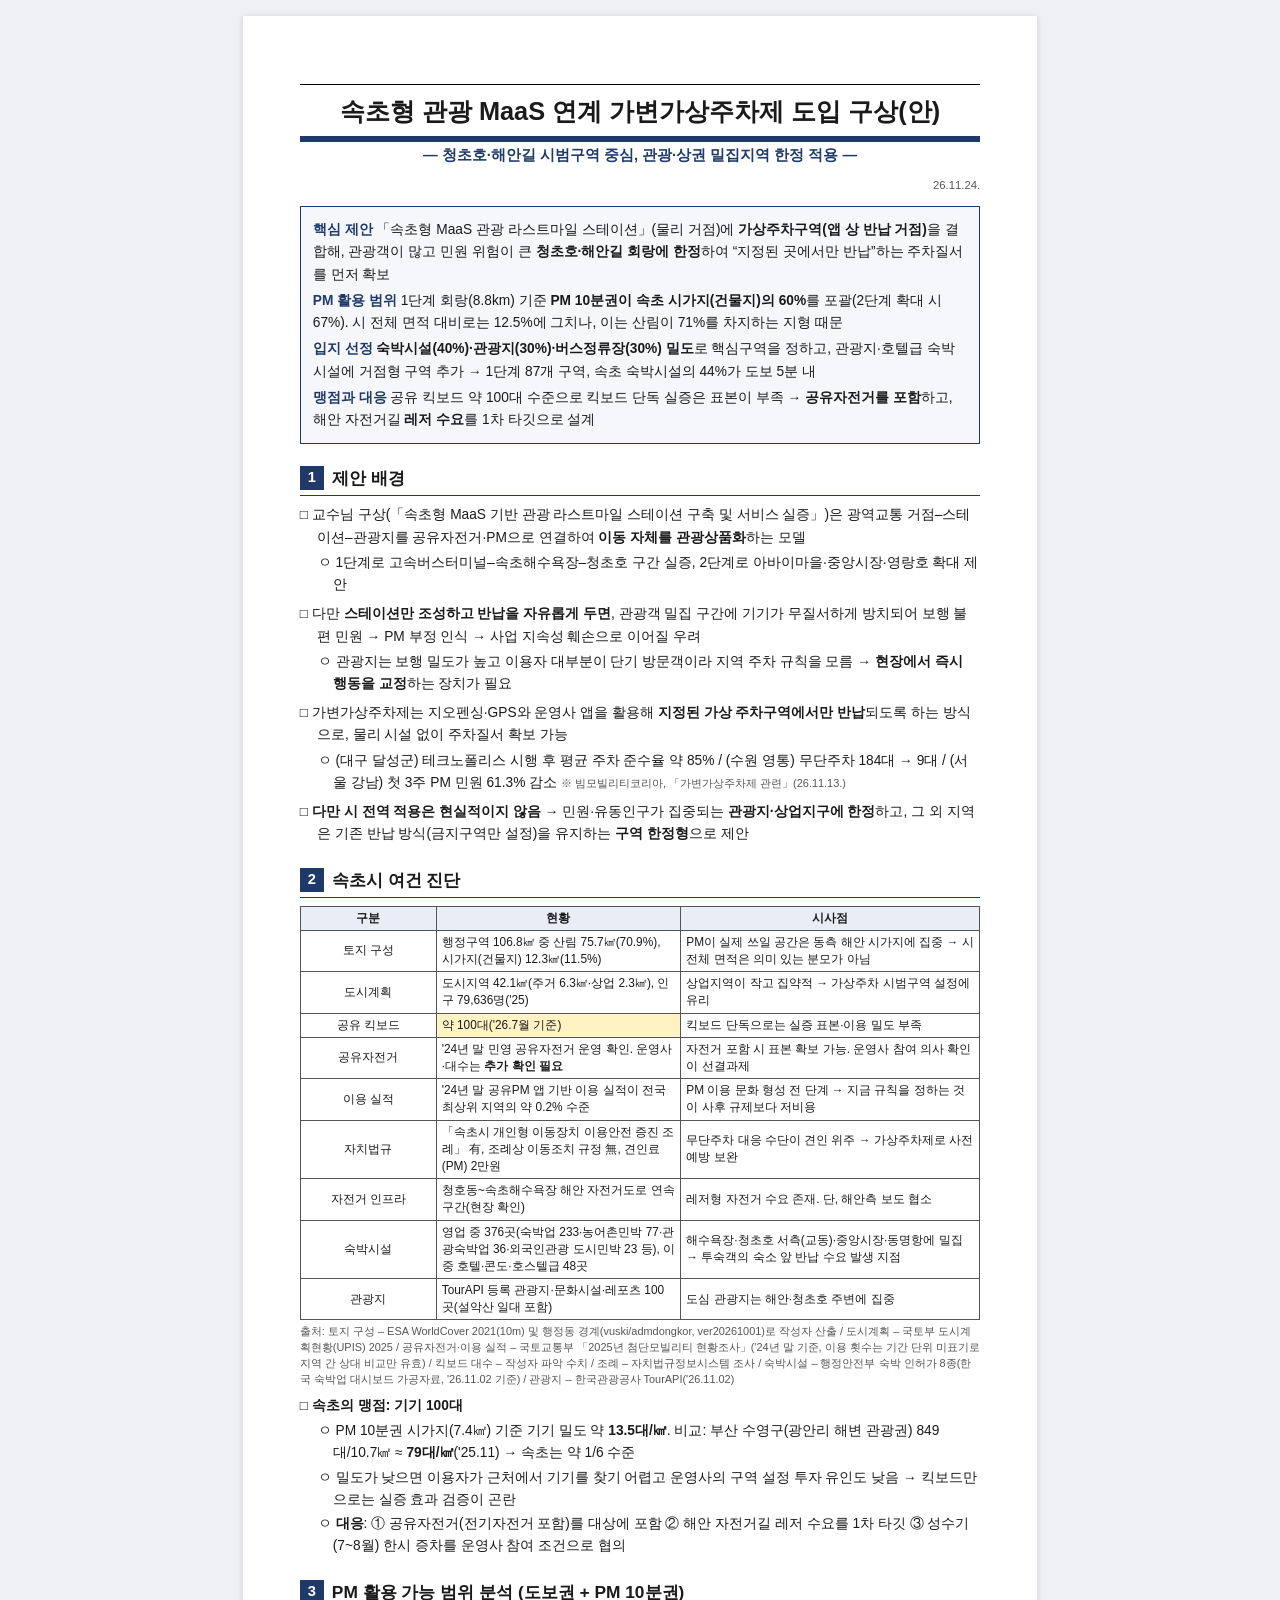
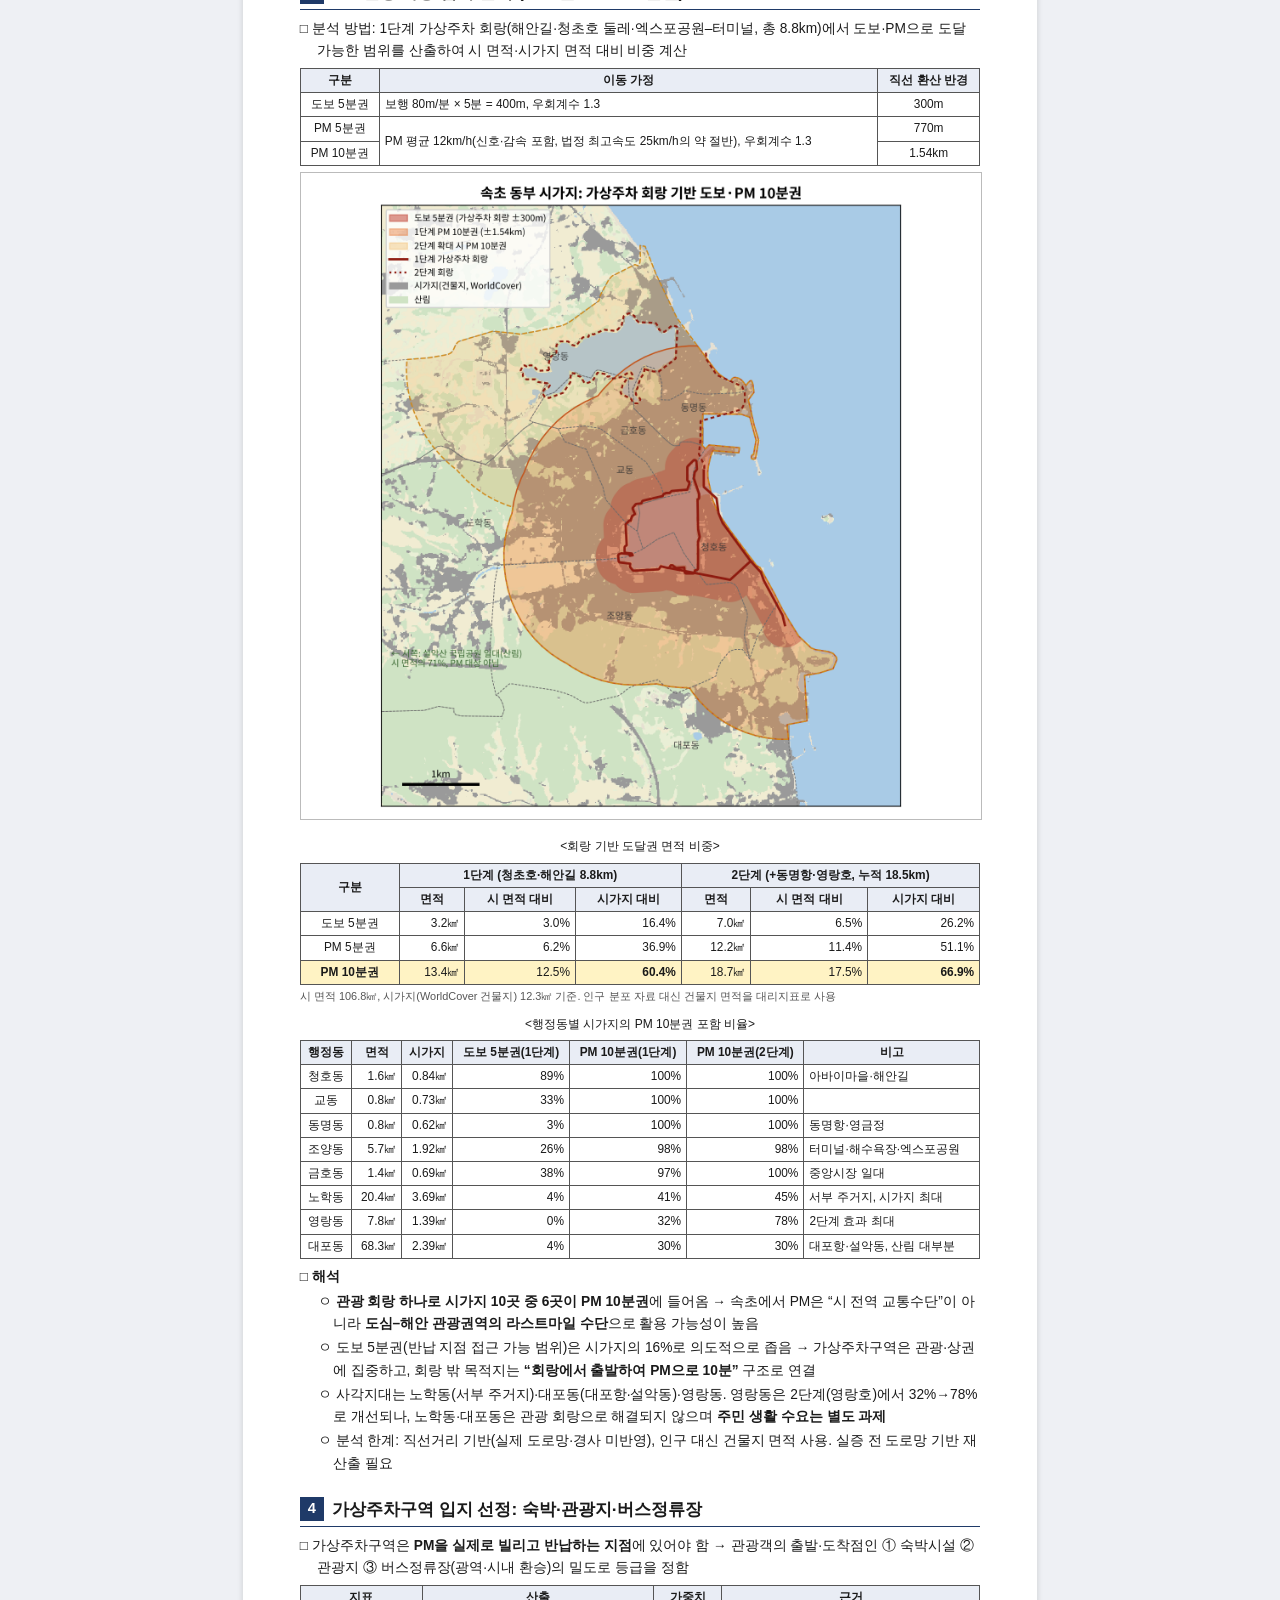
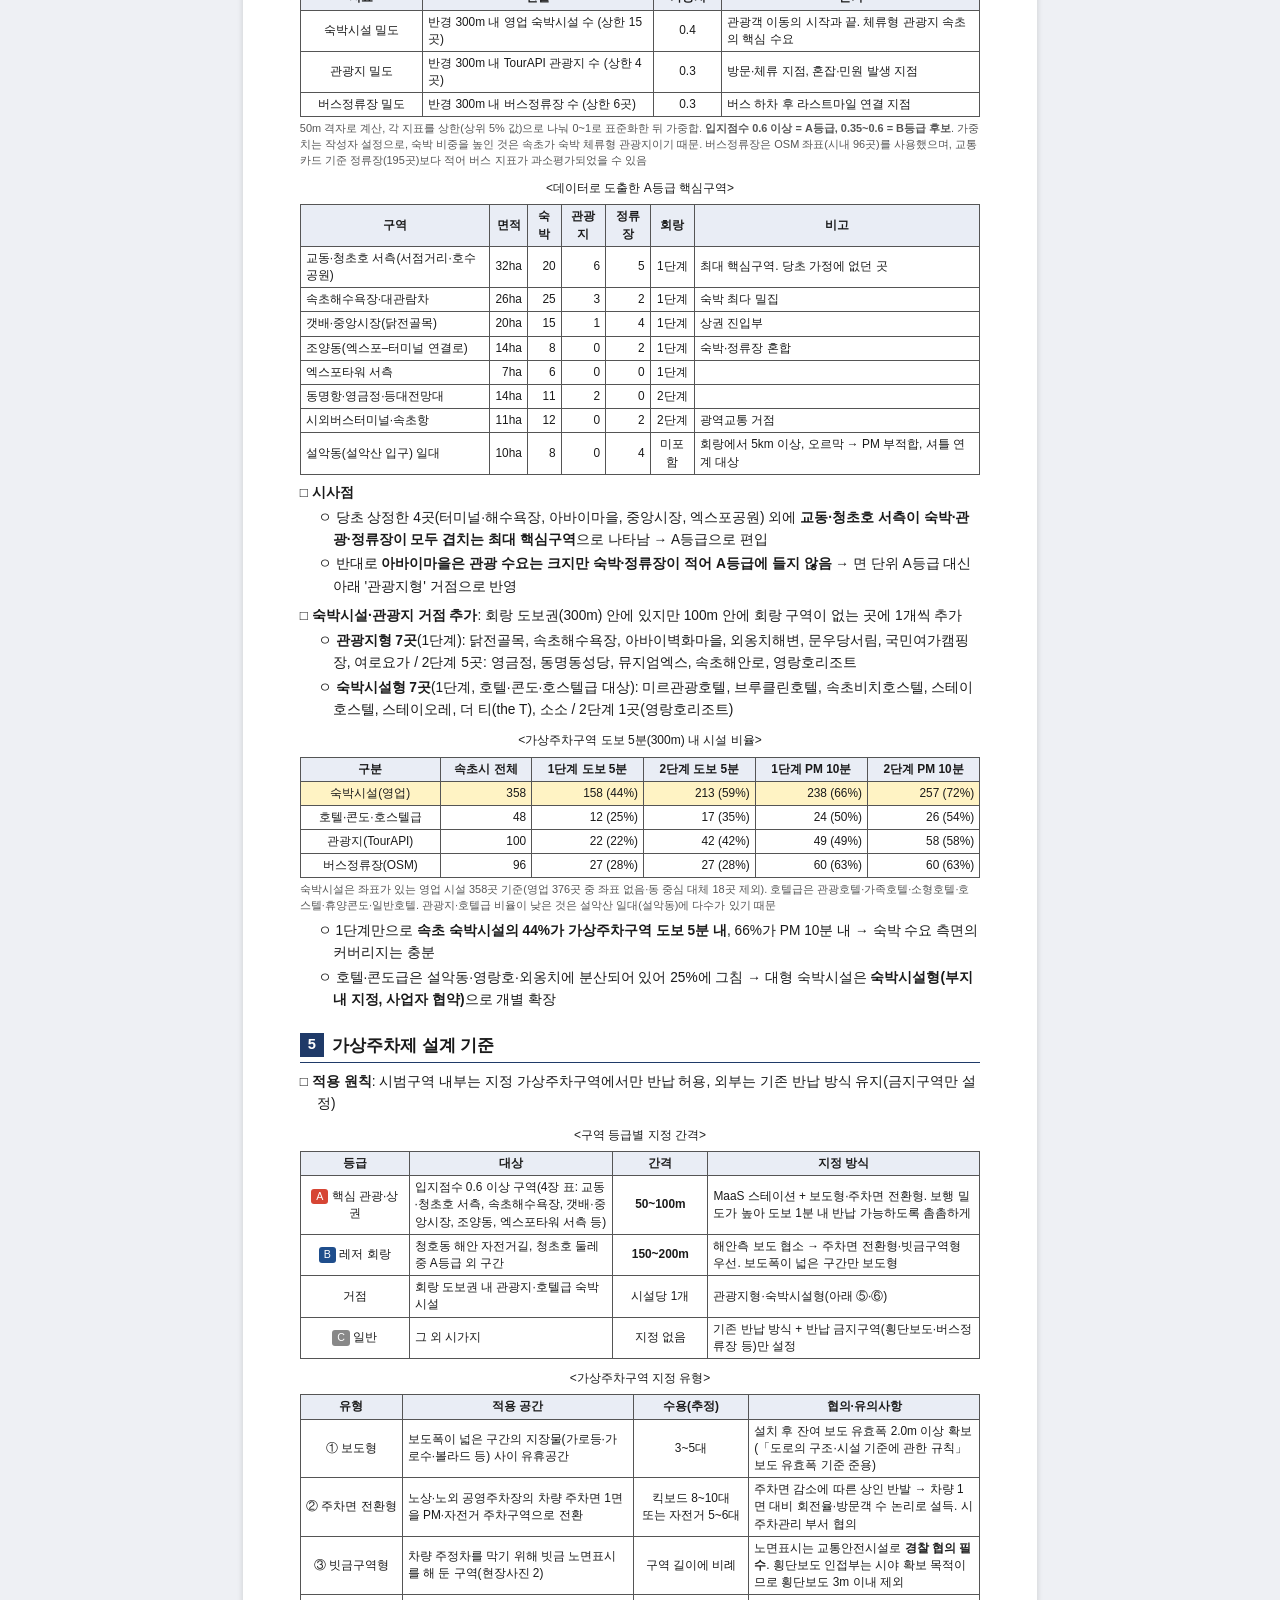
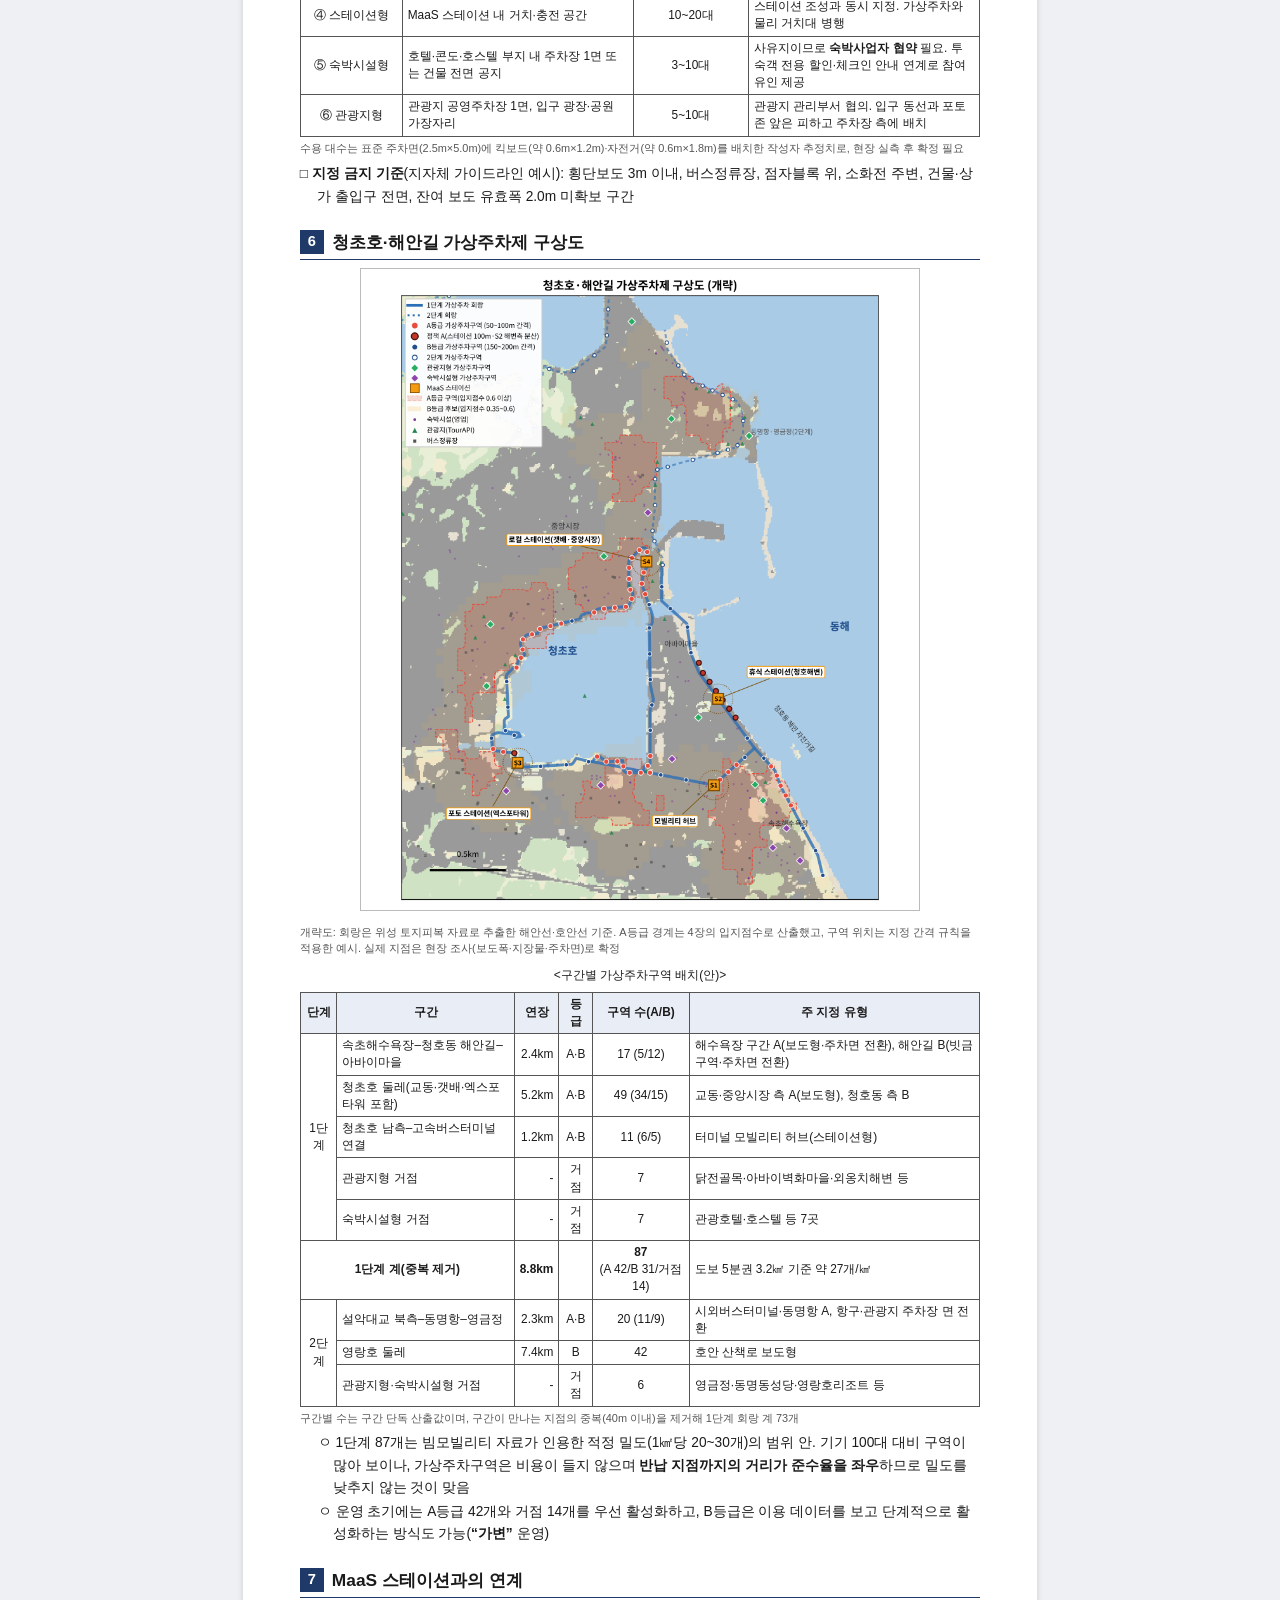
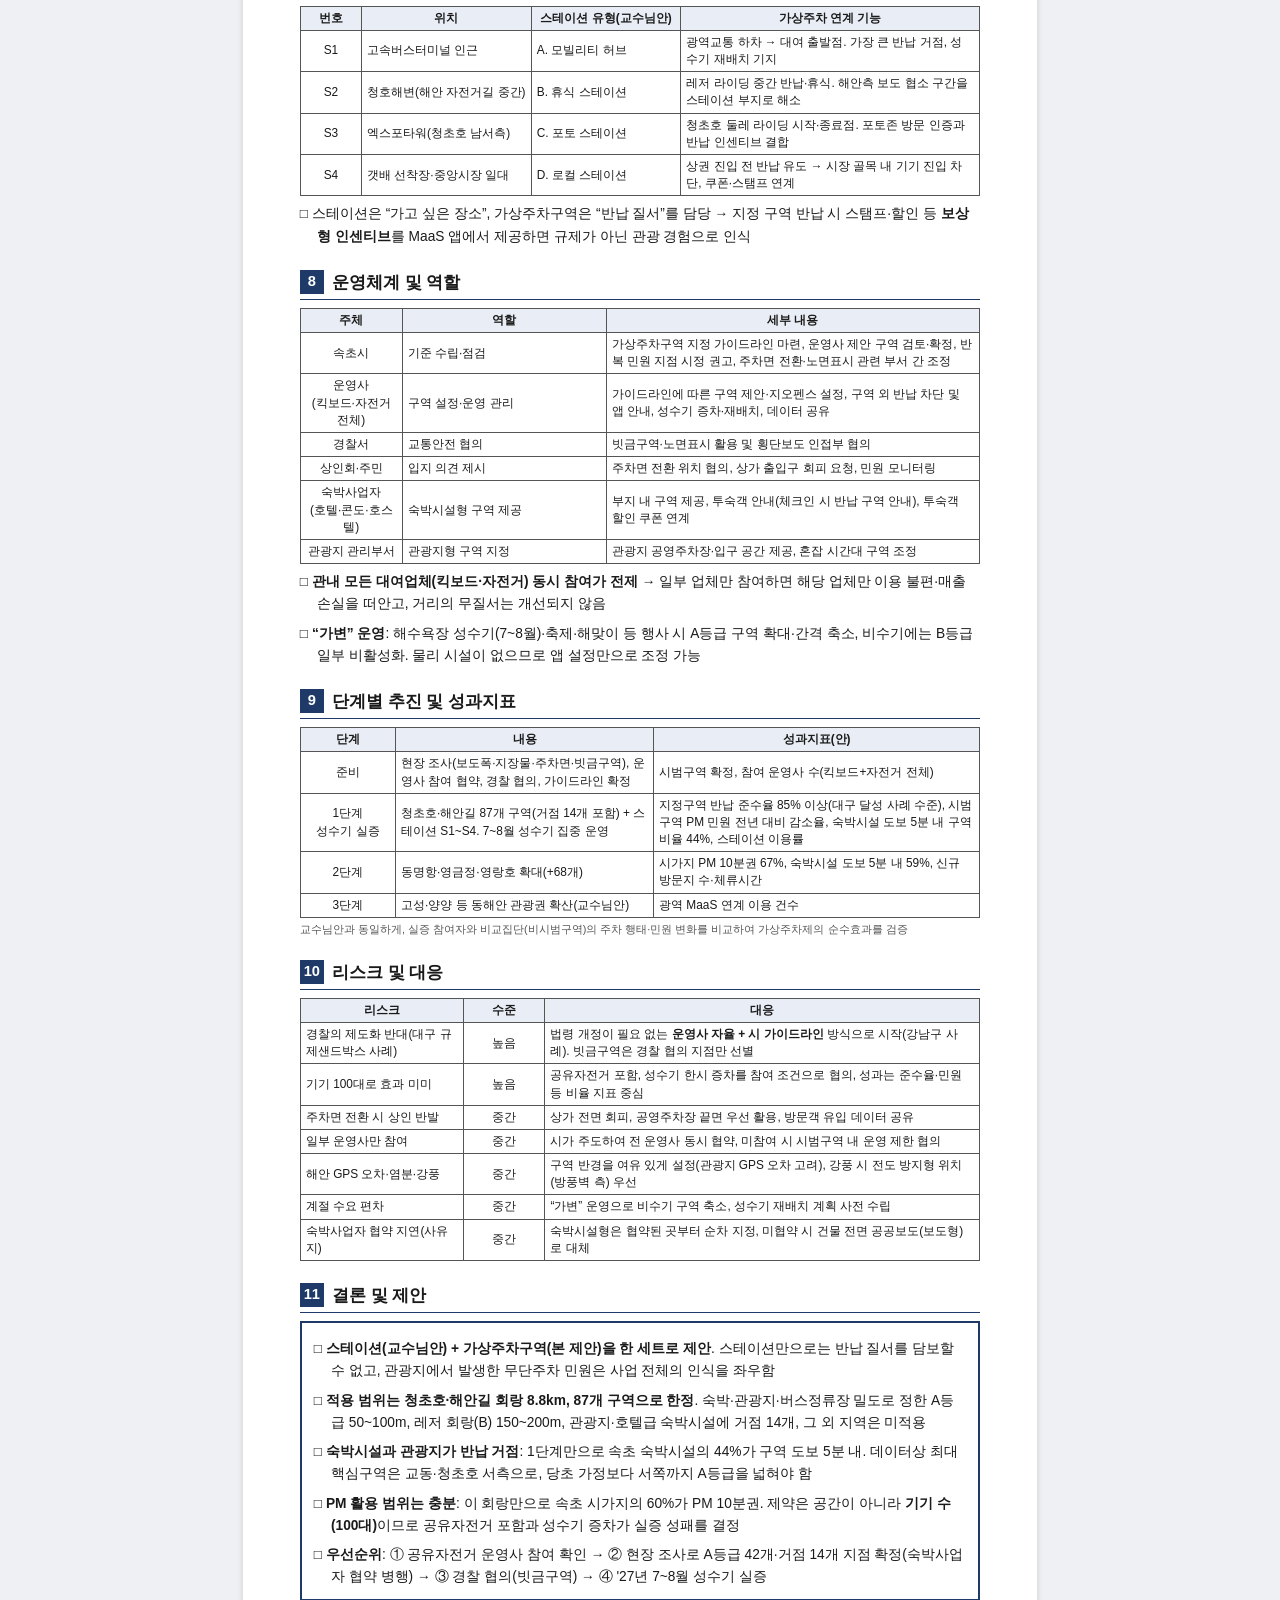
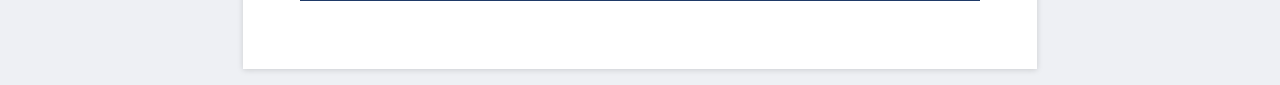
<file: docs/sokcho-virtual-parking/report.html>
<!doctype html>
<html lang="ko">
<head>
<meta charset="utf-8">
<title>속초형 가변가상주차제 구상</title>
<style>
@page { size: A4; margin: 16mm 15mm 16mm 15mm; }
:root { --navy:#1f3a68; --ink:#1a1a1a; --sub:#555; --line:#9aa3b5; --bg:#fff; --head:#e9edf5; }
body { font-family:"Noto Sans KR",sans-serif; color:var(--ink); background:var(--bg); font-size:10.3pt; line-height:1.62; margin:0; }
.wrap { max-width:180mm; margin:0 auto; }
h1 { text-align:center; font-size:19pt; margin:0; padding:6px 0 4px; border-top:1.5px solid #000; }
.titlebar { height:6px; background:var(--navy); margin:0 0 2px; }
.date { text-align:right; font-size:8.5pt; color:var(--sub); margin-bottom:12px; }
.sub { text-align:center; font-size:11pt; color:var(--navy); font-weight:700; margin:2px 0 8px; }
.summary { border:1.5px solid var(--navy); padding:8px 12px; margin:6px 0 14px; background:#f5f7fb; }
.summary b.k { color:var(--navy); }
h2 { font-size:13pt; margin:20px 0 8px; display:flex; align-items:center; gap:8px; border-bottom:1.5px solid var(--navy); padding-bottom:3px; break-after:avoid; }
h2 .n { background:var(--navy); color:#fff; font-size:11pt; width:24px; height:24px; display:inline-flex; align-items:center; justify-content:center; }
p { margin:4px 0; }
.sq { padding-left:1.25em; text-indent:-1.25em; margin:7px 0 3px; }
.sq::before { content:"□ "; }
.o { padding-left:2.4em; text-indent:-1.1em; margin:2px 0; }
.o::before { content:"ㅇ "; }
.d { padding-left:3.4em; text-indent:-0.9em; margin:1px 0; font-size:9.6pt; color:#333; }
.d::before { content:"- "; }
table { width:100%; border-collapse:collapse; margin:6px 0 4px; font-size:8.9pt; line-height:1.45; break-inside:avoid; }
th, td { border:1px solid #555; padding:3px 5px; vertical-align:middle; }
th { background:var(--head); font-weight:700; text-align:center; }
td.c { text-align:center; } td.r { text-align:right; }
.cap { text-align:center; font-size:9pt; margin:10px 0 2px; }
.note { font-size:8.2pt; color:var(--sub); margin:2px 0 6px; line-height:1.45; }
figure { margin:6px 0; text-align:center; break-inside:avoid; }
figure img { width:100%; border:1px solid #bbb; }
.hl { background:#fff3c4; }
.tag { display:inline-block; font-size:8pt; padding:0 5px; border-radius:3px; color:#fff; }
.A { background:#d64534; } .B { background:#1f4e8c; } .C { background:#888; }
.pb { break-before:page; }
.concl { break-inside:avoid; border:2px solid var(--navy); padding:8px 12px; margin-top:8px; }
@media screen { body { background:#eef0f4; } .wrap { background:#fff; padding:18mm 15mm; margin:16px auto; box-shadow:0 1px 6px rgba(0,0,0,.15); } }
@media screen and (max-width:700px){ .wrap{ padding:16px; } }
</style>
</head>
<body><div class="wrap">

<h1>속초형 관광 MaaS 연계 가변가상주차제 도입 구상(안)</h1>
<div class="titlebar"></div>
<div class="sub">― 청초호·해안길 시범구역 중심, 관광·상권 밀집지역 한정 적용 ―</div>
<div class="date">26.11.24.</div>

<div class="summary">
<p><b class="k">핵심 제안</b> 「속초형 MaaS 관광 라스트마일 스테이션」(물리 거점)에 <b>가상주차구역(앱 상 반납 거점)</b>을 결합해, 관광객이 많고 민원 위험이 큰 <b>청초호·해안길 회랑에 한정</b>하여 “지정된 곳에서만 반납”하는 주차질서를 먼저 확보</p>
<p><b class="k">PM 활용 범위</b> 1단계 회랑(8.8km) 기준 <b>PM 10분권이 속초 시가지(건물지)의 60%</b>를 포괄(2단계 확대 시 67%). 시 전체 면적 대비로는 12.5%에 그치나, 이는 산림이 71%를 차지하는 지형 때문</p>
<p><b class="k">입지 선정</b> <b>숙박시설(40%)·관광지(30%)·버스정류장(30%) 밀도</b>로 핵심구역을 정하고, 관광지·호텔급 숙박시설에 거점형 구역 추가 → 1단계 87개 구역, 속초 숙박시설의 44%가 도보 5분 내</p>
<p><b class="k">맹점과 대응</b> 공유 킥보드 약 100대 수준으로 킥보드 단독 실증은 표본이 부족 → <b>공유자전거를 포함</b>하고, 해안 자전거길 <b>레저 수요</b>를 1차 타깃으로 설계</p>
</div>

<h2><span class="n">1</span>제안 배경</h2>
<p class="sq">교수님 구상(「속초형 MaaS 기반 관광 라스트마일 스테이션 구축 및 서비스 실증」)은 광역교통 거점–스테이션–관광지를 공유자전거·PM으로 연결하여 <b>이동 자체를 관광상품화</b>하는 모델</p>
<p class="o">1단계로 고속버스터미널–속초해수욕장–청초호 구간 실증, 2단계로 아바이마을·중앙시장·영랑호 확대 제안</p>
<p class="sq">다만 <b>스테이션만 조성하고 반납을 자유롭게 두면</b>, 관광객 밀집 구간에 기기가 무질서하게 방치되어 보행 불편 민원 → PM 부정 인식 → 사업 지속성 훼손으로 이어질 우려</p>
<p class="o">관광지는 보행 밀도가 높고 이용자 대부분이 단기 방문객이라 지역 주차 규칙을 모름 → <b>현장에서 즉시 행동을 교정</b>하는 장치가 필요</p>
<p class="sq">가변가상주차제는 지오펜싱·GPS와 운영사 앱을 활용해 <b>지정된 가상 주차구역에서만 반납</b>되도록 하는 방식으로, 물리 시설 없이 주차질서 확보 가능</p>
<p class="o">(대구 달성군) 테크노폴리스 시행 후 평균 주차 준수율 약 85% / (수원 영통) 무단주차 184대 → 9대 / (서울 강남) 첫 3주 PM 민원 61.3% 감소 <span class="note">※ 빔모빌리티코리아, 「가변가상주차제 관련」(26.11.13.)</span></p>
<p class="sq"><b>다만 시 전역 적용은 현실적이지 않음</b> → 민원·유동인구가 집중되는 <b>관광지·상업지구에 한정</b>하고, 그 외 지역은 기존 반납 방식(금지구역만 설정)을 유지하는 <b>구역 한정형</b>으로 제안</p>

<h2><span class="n">2</span>속초시 여건 진단</h2>
<table>
<tr><th style="width:20%">구분</th><th style="width:36%">현황</th><th>시사점</th></tr>
<tr><td class="c">토지 구성</td><td>행정구역 106.8㎢ 중 산림 75.7㎢(70.9%), 시가지(건물지) 12.3㎢(11.5%)</td><td>PM이 실제 쓰일 공간은 동측 해안 시가지에 집중 → 시 전체 면적은 의미 있는 분모가 아님</td></tr>
<tr><td class="c">도시계획</td><td>도시지역 42.1㎢(주거 6.3㎢·상업 2.3㎢), 인구 79,636명('25)</td><td>상업지역이 작고 집약적 → 가상주차 시범구역 설정에 유리</td></tr>
<tr><td class="c">공유 킥보드</td><td class="hl">약 100대('26.7월 기준)</td><td>킥보드 단독으로는 실증 표본·이용 밀도 부족</td></tr>
<tr><td class="c">공유자전거</td><td>'24년 말 민영 공유자전거 운영 확인. 운영사·대수는 <b>추가 확인 필요</b></td><td>자전거 포함 시 표본 확보 가능. 운영사 참여 의사 확인이 선결과제</td></tr>
<tr><td class="c">이용 실적</td><td>'24년 말 공유PM 앱 기반 이용 실적이 전국 최상위 지역의 약 0.2% 수준</td><td>PM 이용 문화 형성 전 단계 → 지금 규칙을 정하는 것이 사후 규제보다 저비용</td></tr>
<tr><td class="c">자치법규</td><td>「속초시 개인형 이동장치 이용안전 증진 조례」 有, 조례상 이동조치 규정 無, 견인료(PM) 2만원</td><td>무단주차 대응 수단이 견인 위주 → 가상주차제로 사전 예방 보완</td></tr>
<tr><td class="c">자전거 인프라</td><td>청호동~속초해수욕장 해안 자전거도로 연속 구간(현장 확인)</td><td>레저형 자전거 수요 존재. 단, 해안측 보도 협소</td></tr>
<tr><td class="c">숙박시설</td><td>영업 중 376곳(숙박업 233·농어촌민박 77·관광숙박업 36·외국인관광 도시민박 23 등), 이 중 호텔·콘도·호스텔급 48곳</td><td>해수욕장·청초호 서측(교동)·중앙시장·동명항에 밀집 → 투숙객의 숙소 앞 반납 수요 발생 지점</td></tr>
<tr><td class="c">관광지</td><td>TourAPI 등록 관광지·문화시설·레포츠 100곳(설악산 일대 포함)</td><td>도심 관광지는 해안·청초호 주변에 집중</td></tr>
</table>
<p class="note">출처: 토지 구성 – ESA WorldCover 2021(10m) 및 행정동 경계(vuski/admdongkor, ver20261001)로 작성자 산출 / 도시계획 – 국토부 도시계획현황(UPIS) 2025 / 공유자전거·이용 실적 – 국토교통부 「2025년 첨단모빌리티 현황조사」('24년 말 기준, 이용 횟수는 기간 단위 미표기로 지역 간 상대 비교만 유효) / 킥보드 대수 – 작성자 파악 수치 / 조례 – 자치법규정보시스템 조사 / 숙박시설 – 행정안전부 숙박 인허가 8종(한국 숙박업 대시보드 가공자료, '26.11.02 기준) / 관광지 – 한국관광공사 TourAPI('26.11.02)</p>

<p class="sq"><b>속초의 맹점: 기기 100대</b></p>
<p class="o">PM 10분권 시가지(7.4㎢) 기준 기기 밀도 약 <b>13.5대/㎢</b>. 비교: 부산 수영구(광안리 해변 관광권) 849대/10.7㎢ ≈ <b>79대/㎢</b>('25.11) → 속초는 약 1/6 수준</p>
<p class="o">밀도가 낮으면 이용자가 근처에서 기기를 찾기 어렵고 운영사의 구역 설정 투자 유인도 낮음 → 킥보드만으로는 실증 효과 검증이 곤란</p>
<p class="o"><b>대응</b>: ① 공유자전거(전기자전거 포함)를 대상에 포함 ② 해안 자전거길 레저 수요를 1차 타깃 ③ 성수기(7~8월) 한시 증차를 운영사 참여 조건으로 협의</p>

<h2><span class="n">3</span>PM 활용 가능 범위 분석 (도보권 + PM 10분권)</h2>
<p class="sq">분석 방법: 1단계 가상주차 회랑(해안길·청초호 둘레·엑스포공원–터미널, 총 8.8km)에서 도보·PM으로 도달 가능한 범위를 산출하여 시 면적·시가지 면적 대비 비중 계산</p>
<table>
<tr><th>구분</th><th>이동 가정</th><th>직선 환산 반경</th></tr>
<tr><td class="c">도보 5분권</td><td>보행 80m/분 × 5분 = 400m, 우회계수 1.3</td><td class="c">300m</td></tr>
<tr><td class="c">PM 5분권</td><td rowspan="2">PM 평균 12km/h(신호·감속 포함, 법정 최고속도 25km/h의 약 절반), 우회계수 1.3</td><td class="c">770m</td></tr>
<tr><td class="c">PM 10분권</td><td class="c">1.54km</td></tr>
</table>

<figure><img src="map_coverage.png" alt="속초시 가상주차 회랑 기반 도보·PM 10분권 지도"></figure>

<p class="cap">&lt;회랑 기반 도달권 면적 비중&gt;</p>
<table>
<tr><th rowspan="2">구분</th><th colspan="3">1단계 (청초호·해안길 8.8km)</th><th colspan="3">2단계 (+동명항·영랑호, 누적 18.5km)</th></tr>
<tr><th>면적</th><th>시 면적 대비</th><th>시가지 대비</th><th>면적</th><th>시 면적 대비</th><th>시가지 대비</th></tr>
<tr><td class="c">도보 5분권</td><td class="r">3.2㎢</td><td class="r">3.0%</td><td class="r">16.4%</td><td class="r">7.0㎢</td><td class="r">6.5%</td><td class="r">26.2%</td></tr>
<tr><td class="c">PM 5분권</td><td class="r">6.6㎢</td><td class="r">6.2%</td><td class="r">36.9%</td><td class="r">12.2㎢</td><td class="r">11.4%</td><td class="r">51.1%</td></tr>
<tr class="hl"><td class="c"><b>PM 10분권</b></td><td class="r">13.4㎢</td><td class="r">12.5%</td><td class="r"><b>60.4%</b></td><td class="r">18.7㎢</td><td class="r">17.5%</td><td class="r"><b>66.9%</b></td></tr>
</table>
<p class="note">시 면적 106.8㎢, 시가지(WorldCover 건물지) 12.3㎢ 기준. 인구 분포 자료 대신 건물지 면적을 대리지표로 사용</p>

<p class="cap">&lt;행정동별 시가지의 PM 10분권 포함 비율&gt;</p>
<table>
<tr><th>행정동</th><th>면적</th><th>시가지</th><th>도보 5분권(1단계)</th><th>PM 10분권(1단계)</th><th>PM 10분권(2단계)</th><th>비고</th></tr>
<tr><td class="c">청호동</td><td class="r">1.6㎢</td><td class="r">0.84㎢</td><td class="r">89%</td><td class="r">100%</td><td class="r">100%</td><td>아바이마을·해안길</td></tr>
<tr><td class="c">교동</td><td class="r">0.8㎢</td><td class="r">0.73㎢</td><td class="r">33%</td><td class="r">100%</td><td class="r">100%</td><td></td></tr>
<tr><td class="c">동명동</td><td class="r">0.8㎢</td><td class="r">0.62㎢</td><td class="r">3%</td><td class="r">100%</td><td class="r">100%</td><td>동명항·영금정</td></tr>
<tr><td class="c">조양동</td><td class="r">5.7㎢</td><td class="r">1.92㎢</td><td class="r">26%</td><td class="r">98%</td><td class="r">98%</td><td>터미널·해수욕장·엑스포공원</td></tr>
<tr><td class="c">금호동</td><td class="r">1.4㎢</td><td class="r">0.69㎢</td><td class="r">38%</td><td class="r">97%</td><td class="r">100%</td><td>중앙시장 일대</td></tr>
<tr><td class="c">노학동</td><td class="r">20.4㎢</td><td class="r">3.69㎢</td><td class="r">4%</td><td class="r">41%</td><td class="r">45%</td><td>서부 주거지, 시가지 최대</td></tr>
<tr><td class="c">영랑동</td><td class="r">7.8㎢</td><td class="r">1.39㎢</td><td class="r">0%</td><td class="r">32%</td><td class="r">78%</td><td>2단계 효과 최대</td></tr>
<tr><td class="c">대포동</td><td class="r">68.3㎢</td><td class="r">2.39㎢</td><td class="r">4%</td><td class="r">30%</td><td class="r">30%</td><td>대포항·설악동, 산림 대부분</td></tr>
</table>

<p class="sq" style="break-after:avoid"><b>해석</b></p>
<p class="o"><b>관광 회랑 하나로 시가지 10곳 중 6곳이 PM 10분권</b>에 들어옴 → 속초에서 PM은 “시 전역 교통수단”이 아니라 <b>도심–해안 관광권역의 라스트마일 수단</b>으로 활용 가능성이 높음</p>
<p class="o">도보 5분권(반납 지점 접근 가능 범위)은 시가지의 16%로 의도적으로 좁음 → 가상주차구역은 관광·상권에 집중하고, 회랑 밖 목적지는 <b>“회랑에서 출발하여 PM으로 10분”</b> 구조로 연결</p>
<p class="o">사각지대는 노학동(서부 주거지)·대포동(대포항·설악동)·영랑동. 영랑동은 2단계(영랑호)에서 32%→78%로 개선되나, 노학동·대포동은 관광 회랑으로 해결되지 않으며 <b>주민 생활 수요는 별도 과제</b></p>
<p class="o">분석 한계: 직선거리 기반(실제 도로망·경사 미반영), 인구 대신 건물지 면적 사용. 실증 전 도로망 기반 재산출 필요</p>

<h2><span class="n">4</span>가상주차구역 입지 선정: 숙박·관광지·버스정류장</h2>
<p class="sq">가상주차구역은 <b>PM을 실제로 빌리고 반납하는 지점</b>에 있어야 함 → 관광객의 출발·도착점인 ① 숙박시설 ② 관광지 ③ 버스정류장(광역·시내 환승)의 밀도로 등급을 정함</p>
<table>
<tr><th style="width:18%">지표</th><th style="width:34%">산출</th><th style="width:10%">가중치</th><th>근거</th></tr>
<tr><td class="c">숙박시설 밀도</td><td>반경 300m 내 영업 숙박시설 수 (상한 15곳)</td><td class="c">0.4</td><td>관광객 이동의 시작과 끝. 체류형 관광지 속초의 핵심 수요</td></tr>
<tr><td class="c">관광지 밀도</td><td>반경 300m 내 TourAPI 관광지 수 (상한 4곳)</td><td class="c">0.3</td><td>방문·체류 지점, 혼잡·민원 발생 지점</td></tr>
<tr><td class="c">버스정류장 밀도</td><td>반경 300m 내 버스정류장 수 (상한 6곳)</td><td class="c">0.3</td><td>버스 하차 후 라스트마일 연결 지점</td></tr>
</table>
<p class="note">50m 격자로 계산, 각 지표를 상한(상위 5% 값)으로 나눠 0~1로 표준화한 뒤 가중합. <b>입지점수 0.6 이상 = A등급, 0.35~0.6 = B등급 후보</b>. 가중치는 작성자 설정으로, 숙박 비중을 높인 것은 속초가 숙박 체류형 관광지이기 때문. 버스정류장은 OSM 좌표(시내 96곳)를 사용했으며, 교통카드 기준 정류장(195곳)보다 적어 버스 지표가 과소평가되었을 수 있음</p>

<p class="cap">&lt;데이터로 도출한 A등급 핵심구역&gt;</p>
<table>
<tr><th>구역</th><th>면적</th><th>숙박</th><th>관광지</th><th>정류장</th><th>회랑</th><th>비고</th></tr>
<tr><td>교동·청초호 서측(서점거리·호수공원)</td><td class="r">32ha</td><td class="r">20</td><td class="r">6</td><td class="r">5</td><td class="c">1단계</td><td>최대 핵심구역. 당초 가정에 없던 곳</td></tr>
<tr><td>속초해수욕장·대관람차</td><td class="r">26ha</td><td class="r">25</td><td class="r">3</td><td class="r">2</td><td class="c">1단계</td><td>숙박 최다 밀집</td></tr>
<tr><td>갯배·중앙시장(닭전골목)</td><td class="r">20ha</td><td class="r">15</td><td class="r">1</td><td class="r">4</td><td class="c">1단계</td><td>상권 진입부</td></tr>
<tr><td>조양동(엑스포–터미널 연결로)</td><td class="r">14ha</td><td class="r">8</td><td class="r">0</td><td class="r">2</td><td class="c">1단계</td><td>숙박·정류장 혼합</td></tr>
<tr><td>엑스포타워 서측</td><td class="r">7ha</td><td class="r">6</td><td class="r">0</td><td class="r">0</td><td class="c">1단계</td><td></td></tr>
<tr><td>동명항·영금정·등대전망대</td><td class="r">14ha</td><td class="r">11</td><td class="r">2</td><td class="r">0</td><td class="c">2단계</td><td></td></tr>
<tr><td>시외버스터미널·속초항</td><td class="r">11ha</td><td class="r">12</td><td class="r">0</td><td class="r">2</td><td class="c">2단계</td><td>광역교통 거점</td></tr>
<tr><td>설악동(설악산 입구) 일대</td><td class="r">10ha</td><td class="r">8</td><td class="r">0</td><td class="r">4</td><td class="c">미포함</td><td>회랑에서 5km 이상, 오르막 → PM 부적합, 셔틀 연계 대상</td></tr>
</table>
<p class="sq"><b>시사점</b></p>
<p class="o">당초 상정한 4곳(터미널·해수욕장, 아바이마을, 중앙시장, 엑스포공원) 외에 <b>교동·청초호 서측이 숙박·관광·정류장이 모두 겹치는 최대 핵심구역</b>으로 나타남 → A등급으로 편입</p>
<p class="o">반대로 <b>아바이마을은 관광 수요는 크지만 숙박·정류장이 적어 A등급에 들지 않음</b> → 면 단위 A등급 대신 아래 '관광지형' 거점으로 반영</p>
<p class="sq"><b>숙박시설·관광지 거점 추가</b>: 회랑 도보권(300m) 안에 있지만 100m 안에 회랑 구역이 없는 곳에 1개씩 추가</p>
<p class="o"><b>관광지형 7곳</b>(1단계): 닭전골목, 속초해수욕장, 아바이벽화마을, 외옹치해변, 문우당서림, 국민여가캠핑장, 여로요가 / 2단계 5곳: 영금정, 동명동성당, 뮤지엄엑스, 속초해안로, 영랑호리조트</p>
<p class="o"><b>숙박시설형 7곳</b>(1단계, 호텔·콘도·호스텔급 대상): 미르관광호텔, 브루클린호텔, 속초비치호스텔, 스테이호스텔, 스테이오레, 더 티(the T), 소소 / 2단계 1곳(영랑호리조트)</p>

<p class="cap">&lt;가상주차구역 도보 5분(300m) 내 시설 비율&gt;</p>
<table>
<tr><th>구분</th><th>속초시 전체</th><th>1단계 도보 5분</th><th>2단계 도보 5분</th><th>1단계 PM 10분</th><th>2단계 PM 10분</th></tr>
<tr class="hl"><td class="c">숙박시설(영업)</td><td class="r">358</td><td class="r">158 (44%)</td><td class="r">213 (59%)</td><td class="r">238 (66%)</td><td class="r">257 (72%)</td></tr>
<tr><td class="c">호텔·콘도·호스텔급</td><td class="r">48</td><td class="r">12 (25%)</td><td class="r">17 (35%)</td><td class="r">24 (50%)</td><td class="r">26 (54%)</td></tr>
<tr><td class="c">관광지(TourAPI)</td><td class="r">100</td><td class="r">22 (22%)</td><td class="r">42 (42%)</td><td class="r">49 (49%)</td><td class="r">58 (58%)</td></tr>
<tr><td class="c">버스정류장(OSM)</td><td class="r">96</td><td class="r">27 (28%)</td><td class="r">27 (28%)</td><td class="r">60 (63%)</td><td class="r">60 (63%)</td></tr>
</table>
<p class="note">숙박시설은 좌표가 있는 영업 시설 358곳 기준(영업 376곳 중 좌표 없음·동 중심 대체 18곳 제외). 호텔급은 관광호텔·가족호텔·소형호텔·호스텔·휴양콘도·일반호텔. 관광지·호텔급 비율이 낮은 것은 설악산 일대(설악동)에 다수가 있기 때문</p>
<p class="o">1단계만으로 <b>속초 숙박시설의 44%가 가상주차구역 도보 5분 내</b>, 66%가 PM 10분 내 → 숙박 수요 측면의 커버리지는 충분</p>
<p class="o">호텔·콘도급은 설악동·영랑호·외옹치에 분산되어 있어 25%에 그침 → 대형 숙박시설은 <b>숙박시설형(부지 내 지정, 사업자 협약)</b>으로 개별 확장</p>

<h2><span class="n">5</span>가상주차제 설계 기준</h2>
<p class="sq"><b>적용 원칙</b>: 시범구역 내부는 지정 가상주차구역에서만 반납 허용, 외부는 기존 반납 방식 유지(금지구역만 설정)</p>
<p class="cap">&lt;구역 등급별 지정 간격&gt;</p>
<table>
<tr><th style="width:16%">등급</th><th style="width:30%">대상</th><th style="width:14%">간격</th><th>지정 방식</th></tr>
<tr><td class="c"><span class="tag A">A</span> 핵심 관광·상권</td><td>입지점수 0.6 이상 구역(4장 표: 교동·청초호 서측, 속초해수욕장, 갯배·중앙시장, 조양동, 엑스포타워 서측 등)</td><td class="c"><b>50~100m</b></td><td>MaaS 스테이션 + 보도형·주차면 전환형. 보행 밀도가 높아 도보 1분 내 반납 가능하도록 촘촘하게</td></tr>
<tr><td class="c"><span class="tag B">B</span> 레저 회랑</td><td>청호동 해안 자전거길, 청초호 둘레 중 A등급 외 구간</td><td class="c"><b>150~200m</b></td><td>해안측 보도 협소 → 주차면 전환형·빗금구역형 우선. 보도폭이 넓은 구간만 보도형</td></tr>
<tr><td class="c">거점</td><td>회랑 도보권 내 관광지·호텔급 숙박시설</td><td class="c">시설당 1개</td><td>관광지형·숙박시설형(아래 ⑤·⑥)</td></tr>
<tr><td class="c"><span class="tag C">C</span> 일반</td><td>그 외 시가지</td><td class="c">지정 없음</td><td>기존 반납 방식 + 반납 금지구역(횡단보도·버스정류장 등)만 설정</td></tr>
</table>

<p class="cap">&lt;가상주차구역 지정 유형&gt;</p>
<table>
<tr><th style="width:15%">유형</th><th style="width:34%">적용 공간</th><th style="width:17%">수용(추정)</th><th>협의·유의사항</th></tr>
<tr><td class="c">① 보도형</td><td>보도폭이 넓은 구간의 지장물(가로등·가로수·볼라드 등) 사이 유휴공간</td><td class="c">3~5대</td><td>설치 후 잔여 보도 유효폭 2.0m 이상 확보(「도로의 구조·시설 기준에 관한 규칙」 보도 유효폭 기준 준용)</td></tr>
<tr><td class="c">② 주차면 전환형</td><td>노상·노외 공영주차장의 차량 주차면 1면을 PM·자전거 주차구역으로 전환</td><td class="c">킥보드 8~10대<br>또는 자전거 5~6대</td><td>주차면 감소에 따른 상인 반발 → 차량 1면 대비 회전율·방문객 수 논리로 설득. 시 주차관리 부서 협의</td></tr>
<tr><td class="c">③ 빗금구역형</td><td>차량 주정차를 막기 위해 빗금 노면표시를 해 둔 구역(현장사진 2)</td><td class="c">구역 길이에 비례</td><td>노면표시는 교통안전시설로 <b>경찰 협의 필수</b>. 횡단보도 인접부는 시야 확보 목적이므로 횡단보도 3m 이내 제외</td></tr>
<tr><td class="c">④ 스테이션형</td><td>MaaS 스테이션 내 거치·충전 공간</td><td class="c">10~20대</td><td>스테이션 조성과 동시 지정. 가상주차와 물리 거치대 병행</td></tr>
<tr><td class="c">⑤ 숙박시설형</td><td>호텔·콘도·호스텔 부지 내 주차장 1면 또는 건물 전면 공지</td><td class="c">3~10대</td><td>사유지이므로 <b>숙박사업자 협약</b> 필요. 투숙객 전용 할인·체크인 안내 연계로 참여 유인 제공</td></tr>
<tr><td class="c">⑥ 관광지형</td><td>관광지 공영주차장 1면, 입구 광장·공원 가장자리</td><td class="c">5~10대</td><td>관광지 관리부서 협의. 입구 동선과 포토존 앞은 피하고 주차장 측에 배치</td></tr>
</table>
<p class="note">수용 대수는 표준 주차면(2.5m×5.0m)에 킥보드(약 0.6m×1.2m)·자전거(약 0.6m×1.8m)를 배치한 작성자 추정치로, 현장 실측 후 확정 필요</p>
<p class="sq"><b>지정 금지 기준</b>(지자체 가이드라인 예시): 횡단보도 3m 이내, 버스정류장, 점자블록 위, 소화전 주변, 건물·상가 출입구 전면, 잔여 보도 유효폭 2.0m 미확보 구간</p>

<h2><span class="n">6</span>청초호·해안길 가상주차제 구상도</h2>
<figure><img style="width:82%" src="map_concept.png" alt="청초호·해안길 가상주차제 구상도"></figure>
<p class="note">개략도: 회랑은 위성 토지피복 자료로 추출한 해안선·호안선 기준. A등급 경계는 4장의 입지점수로 산출했고, 구역 위치는 지정 간격 규칙을 적용한 예시. 실제 지점은 현장 조사(보도폭·지장물·주차면)로 확정</p>

<p class="cap">&lt;구간별 가상주차구역 배치(안)&gt;</p>
<table>
<tr><th>단계</th><th>구간</th><th>연장</th><th>등급</th><th>구역 수(A/B)</th><th>주 지정 유형</th></tr>
<tr><td class="c" rowspan="5">1단계</td><td>속초해수욕장–청호동 해안길–아바이마을</td><td class="r">2.4km</td><td class="c">A·B</td><td class="c">17 (5/12)</td><td>해수욕장 구간 A(보도형·주차면 전환), 해안길 B(빗금구역·주차면 전환)</td></tr>
<tr><td>청초호 둘레(교동·갯배·엑스포타워 포함)</td><td class="r">5.2km</td><td class="c">A·B</td><td class="c">49 (34/15)</td><td>교동·중앙시장 측 A(보도형), 청호동 측 B</td></tr>
<tr><td>청초호 남측–고속버스터미널 연결</td><td class="r">1.2km</td><td class="c">A·B</td><td class="c">11 (6/5)</td><td>터미널 모빌리티 허브(스테이션형)</td></tr>
<tr><td>관광지형 거점</td><td class="r">-</td><td class="c">거점</td><td class="c">7</td><td>닭전골목·아바이벽화마을·외옹치해변 등</td></tr>
<tr><td>숙박시설형 거점</td><td class="r">-</td><td class="c">거점</td><td class="c">7</td><td>관광호텔·호스텔 등 7곳</td></tr>
<tr><td class="c" colspan="2"><b>1단계 계(중복 제거)</b></td><td class="r"><b>8.8km</b></td><td></td><td class="c"><b>87</b><br>(A 42/B 31/거점 14)</td><td>도보 5분권 3.2㎢ 기준 약 27개/㎢</td></tr>
<tr><td class="c" rowspan="3">2단계</td><td>설악대교 북측–동명항–영금정</td><td class="r">2.3km</td><td class="c">A·B</td><td class="c">20 (11/9)</td><td>시외버스터미널·동명항 A, 항구·관광지 주차장 면 전환</td></tr>
<tr><td>영랑호 둘레</td><td class="r">7.4km</td><td class="c">B</td><td class="c">42</td><td>호안 산책로 보도형</td></tr>
<tr><td>관광지형·숙박시설형 거점</td><td class="r">-</td><td class="c">거점</td><td class="c">6</td><td>영금정·동명동성당·영랑호리조트 등</td></tr>
</table>
<p class="note">구간별 수는 구간 단독 산출값이며, 구간이 만나는 지점의 중복(40m 이내)을 제거해 1단계 회랑 계 73개</p>
<p class="o">1단계 87개는 빔모빌리티 자료가 인용한 적정 밀도(1㎢당 20~30개)의 범위 안. 기기 100대 대비 구역이 많아 보이나, 가상주차구역은 비용이 들지 않으며 <b>반납 지점까지의 거리가 준수율을 좌우</b>하므로 밀도를 낮추지 않는 것이 맞음</p>
<p class="o">운영 초기에는 A등급 42개와 거점 14개를 우선 활성화하고, B등급은 이용 데이터를 보고 단계적으로 활성화하는 방식도 가능(<b>“가변”</b> 운영)</p>

<h2><span class="n">7</span>MaaS 스테이션과의 연계</h2>
<table>
<tr><th style="width:9%">번호</th><th style="width:25%">위치</th><th style="width:22%">스테이션 유형(교수님안)</th><th>가상주차 연계 기능</th></tr>
<tr><td class="c">S1</td><td>고속버스터미널 인근</td><td>A. 모빌리티 허브</td><td>광역교통 하차 → 대여 출발점. 가장 큰 반납 거점, 성수기 재배치 기지</td></tr>
<tr><td class="c">S2</td><td>청호해변(해안 자전거길 중간)</td><td>B. 휴식 스테이션</td><td>레저 라이딩 중간 반납·휴식. 해안측 보도 협소 구간을 스테이션 부지로 해소</td></tr>
<tr><td class="c">S3</td><td>엑스포타워(청초호 남서측)</td><td>C. 포토 스테이션</td><td>청초호 둘레 라이딩 시작·종료점. 포토존 방문 인증과 반납 인센티브 결합</td></tr>
<tr><td class="c">S4</td><td>갯배 선착장·중앙시장 일대</td><td>D. 로컬 스테이션</td><td>상권 진입 전 반납 유도 → 시장 골목 내 기기 진입 차단, 쿠폰·스탬프 연계</td></tr>
</table>
<p class="sq">스테이션은 “가고 싶은 장소”, 가상주차구역은 “반납 질서”를 담당 → 지정 구역 반납 시 스탬프·할인 등 <b>보상형 인센티브</b>를 MaaS 앱에서 제공하면 규제가 아닌 관광 경험으로 인식</p>

<h2><span class="n">8</span>운영체계 및 역할</h2>
<table>
<tr><th style="width:15%">주체</th><th style="width:30%">역할</th><th>세부 내용</th></tr>
<tr><td class="c">속초시</td><td>기준 수립·점검</td><td>가상주차구역 지정 가이드라인 마련, 운영사 제안 구역 검토·확정, 반복 민원 지점 시정 권고, 주차면 전환·노면표시 관련 부서 간 조정</td></tr>
<tr><td class="c">운영사<br>(킥보드·자전거 전체)</td><td>구역 설정·운영 관리</td><td>가이드라인에 따른 구역 제안·지오펜스 설정, 구역 외 반납 차단 및 앱 안내, 성수기 증차·재배치, 데이터 공유</td></tr>
<tr><td class="c">경찰서</td><td>교통안전 협의</td><td>빗금구역·노면표시 활용 및 횡단보도 인접부 협의</td></tr>
<tr><td class="c">상인회·주민</td><td>입지 의견 제시</td><td>주차면 전환 위치 협의, 상가 출입구 회피 요청, 민원 모니터링</td></tr>
<tr><td class="c">숙박사업자<br>(호텔·콘도·호스텔)</td><td>숙박시설형 구역 제공</td><td>부지 내 구역 제공, 투숙객 안내(체크인 시 반납 구역 안내), 투숙객 할인 쿠폰 연계</td></tr>
<tr><td class="c">관광지 관리부서</td><td>관광지형 구역 지정</td><td>관광지 공영주차장·입구 공간 제공, 혼잡 시간대 구역 조정</td></tr>
</table>
<p class="sq"><b>관내 모든 대여업체(킥보드·자전거) 동시 참여가 전제</b> → 일부 업체만 참여하면 해당 업체만 이용 불편·매출 손실을 떠안고, 거리의 무질서는 개선되지 않음</p>
<p class="sq"><b>“가변” 운영</b>: 해수욕장 성수기(7~8월)·축제·해맞이 등 행사 시 A등급 구역 확대·간격 축소, 비수기에는 B등급 일부 비활성화. 물리 시설이 없으므로 앱 설정만으로 조정 가능</p>

<h2><span class="n">9</span>단계별 추진 및 성과지표</h2>
<table>
<tr><th style="width:14%">단계</th><th style="width:38%">내용</th><th>성과지표(안)</th></tr>
<tr><td class="c">준비</td><td>현장 조사(보도폭·지장물·주차면·빗금구역), 운영사 참여 협약, 경찰 협의, 가이드라인 확정</td><td>시범구역 확정, 참여 운영사 수(킥보드+자전거 전체)</td></tr>
<tr><td class="c">1단계<br>성수기 실증</td><td>청초호·해안길 87개 구역(거점 14개 포함) + 스테이션 S1~S4. 7~8월 성수기 집중 운영</td><td>지정구역 반납 준수율 85% 이상(대구 달성 사례 수준), 시범구역 PM 민원 전년 대비 감소율, 숙박시설 도보 5분 내 구역 비율 44%, 스테이션 이용률</td></tr>
<tr><td class="c">2단계</td><td>동명항·영금정·영랑호 확대(+68개)</td><td>시가지 PM 10분권 67%, 숙박시설 도보 5분 내 59%, 신규 방문지 수·체류시간</td></tr>
<tr><td class="c">3단계</td><td>고성·양양 등 동해안 관광권 확산(교수님안)</td><td>광역 MaaS 연계 이용 건수</td></tr>
</table>
<p class="note">교수님안과 동일하게, 실증 참여자와 비교집단(비시범구역)의 주차 행태·민원 변화를 비교하여 가상주차제의 순수효과를 검증</p>

<h2><span class="n">10</span>리스크 및 대응</h2>
<table>
<tr><th style="width:24%">리스크</th><th style="width:12%">수준</th><th>대응</th></tr>
<tr><td>경찰의 제도화 반대(대구 규제샌드박스 사례)</td><td class="c">높음</td><td>법령 개정이 필요 없는 <b>운영사 자율 + 시 가이드라인</b> 방식으로 시작(강남구 사례). 빗금구역은 경찰 협의 지점만 선별</td></tr>
<tr><td>기기 100대로 효과 미미</td><td class="c">높음</td><td>공유자전거 포함, 성수기 한시 증차를 참여 조건으로 협의, 성과는 준수율·민원 등 비율 지표 중심</td></tr>
<tr><td>주차면 전환 시 상인 반발</td><td class="c">중간</td><td>상가 전면 회피, 공영주차장 끝면 우선 활용, 방문객 유입 데이터 공유</td></tr>
<tr><td>일부 운영사만 참여</td><td class="c">중간</td><td>시가 주도하여 전 운영사 동시 협약, 미참여 시 시범구역 내 운영 제한 협의</td></tr>
<tr><td>해안 GPS 오차·염분·강풍</td><td class="c">중간</td><td>구역 반경을 여유 있게 설정(관광지 GPS 오차 고려), 강풍 시 전도 방지형 위치(방풍벽 측) 우선</td></tr>
<tr><td>계절 수요 편차</td><td class="c">중간</td><td>“가변” 운영으로 비수기 구역 축소, 성수기 재배치 계획 사전 수립</td></tr>
<tr><td>숙박사업자 협약 지연(사유지)</td><td class="c">중간</td><td>숙박시설형은 협약된 곳부터 순차 지정, 미협약 시 건물 전면 공공보도(보도형)로 대체</td></tr>
</table>

<h2><span class="n">11</span>결론 및 제안</h2>
<div class="concl">
<p class="sq"><b>스테이션(교수님안) + 가상주차구역(본 제안)을 한 세트로 제안</b>. 스테이션만으로는 반납 질서를 담보할 수 없고, 관광지에서 발생한 무단주차 민원은 사업 전체의 인식을 좌우함</p>
<p class="sq"><b>적용 범위는 청초호·해안길 회랑 8.8km, 87개 구역으로 한정</b>. 숙박·관광지·버스정류장 밀도로 정한 A등급 50~100m, 레저 회랑(B) 150~200m, 관광지·호텔급 숙박시설에 거점 14개, 그 외 지역은 미적용</p>
<p class="sq"><b>숙박시설과 관광지가 반납 거점</b>: 1단계만으로 속초 숙박시설의 44%가 구역 도보 5분 내. 데이터상 최대 핵심구역은 교동·청초호 서측으로, 당초 가정보다 서쪽까지 A등급을 넓혀야 함</p>
<p class="sq"><b>PM 활용 범위는 충분</b>: 이 회랑만으로 속초 시가지의 60%가 PM 10분권. 제약은 공간이 아니라 <b>기기 수(100대)</b>이므로 공유자전거 포함과 성수기 증차가 실증 성패를 결정</p>
<p class="sq"><b>우선순위</b>: ① 공유자전거 운영사 참여 확인 → ② 현장 조사로 A등급 42개·거점 14개 지점 확정(숙박사업자 협약 병행) → ③ 경찰 협의(빗금구역) → ④ '27년 7~8월 성수기 실증</p>
</div>

</div></body></html>
</file>
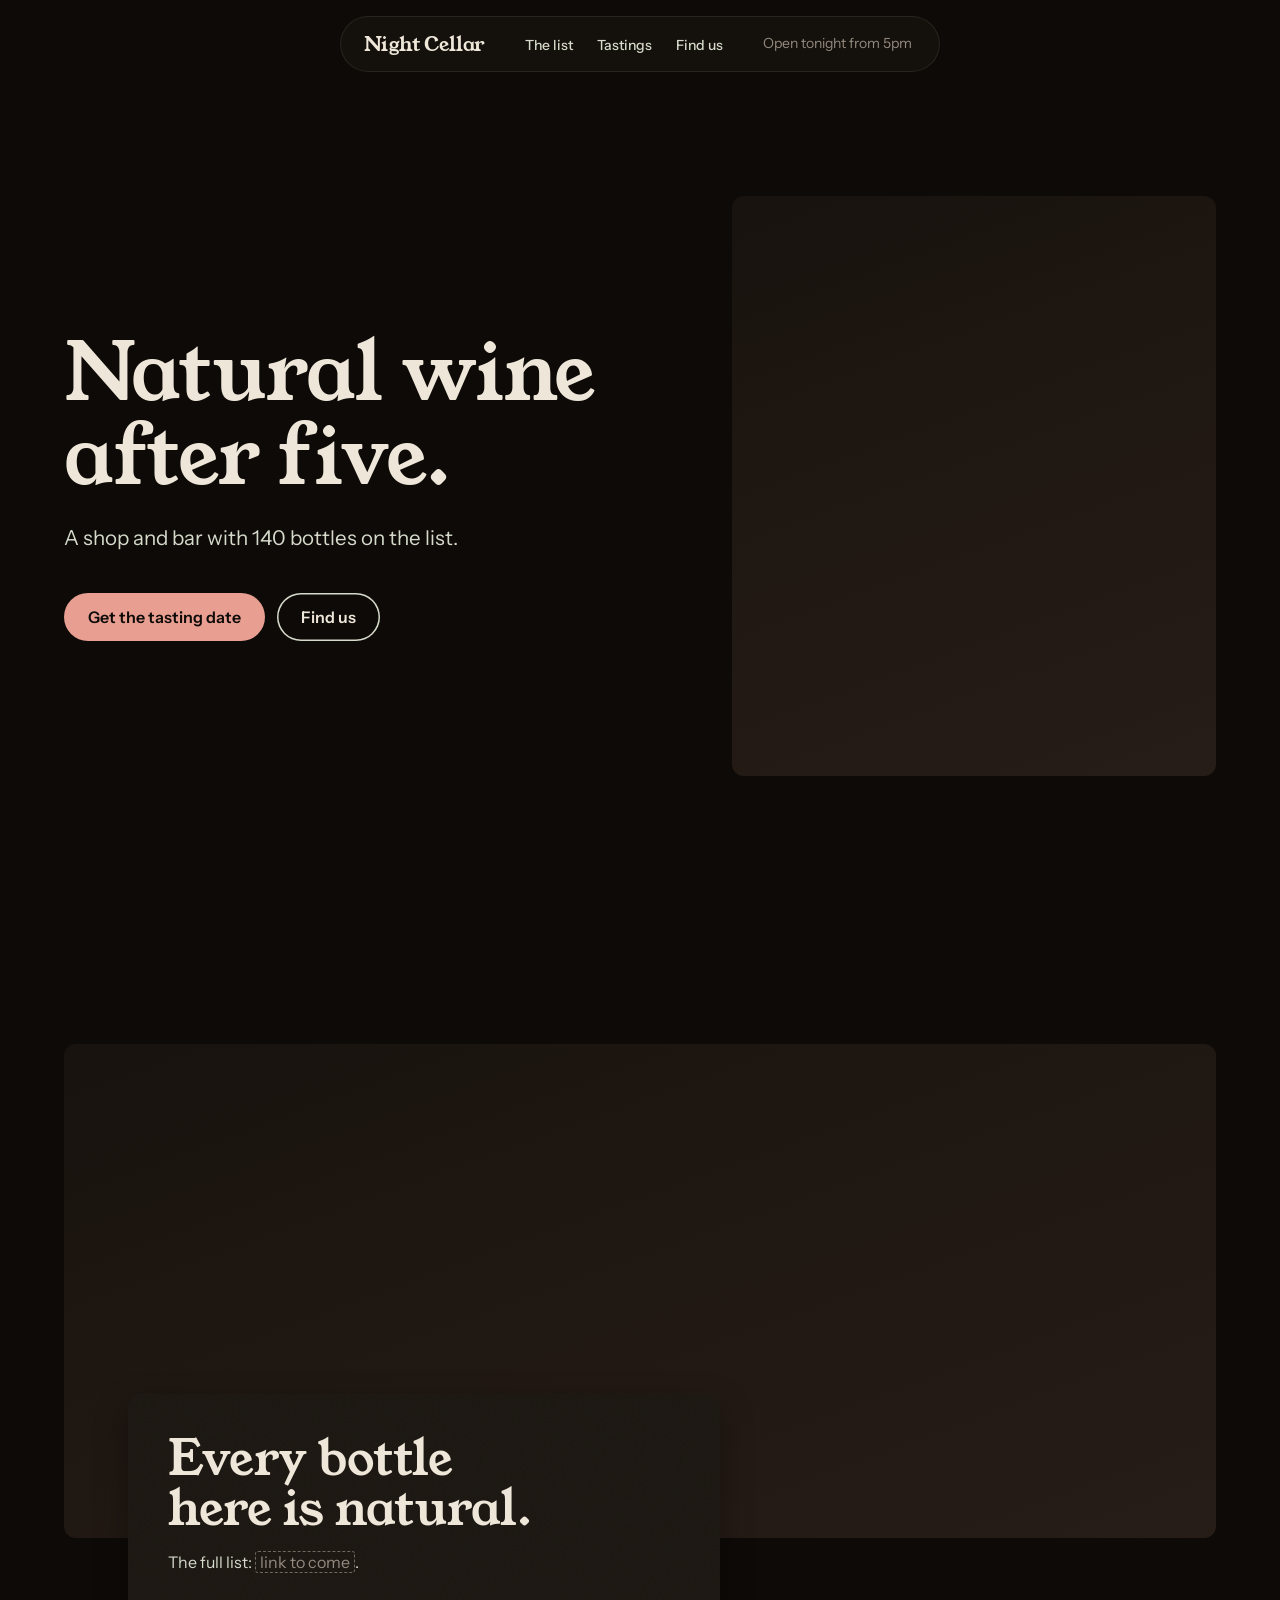
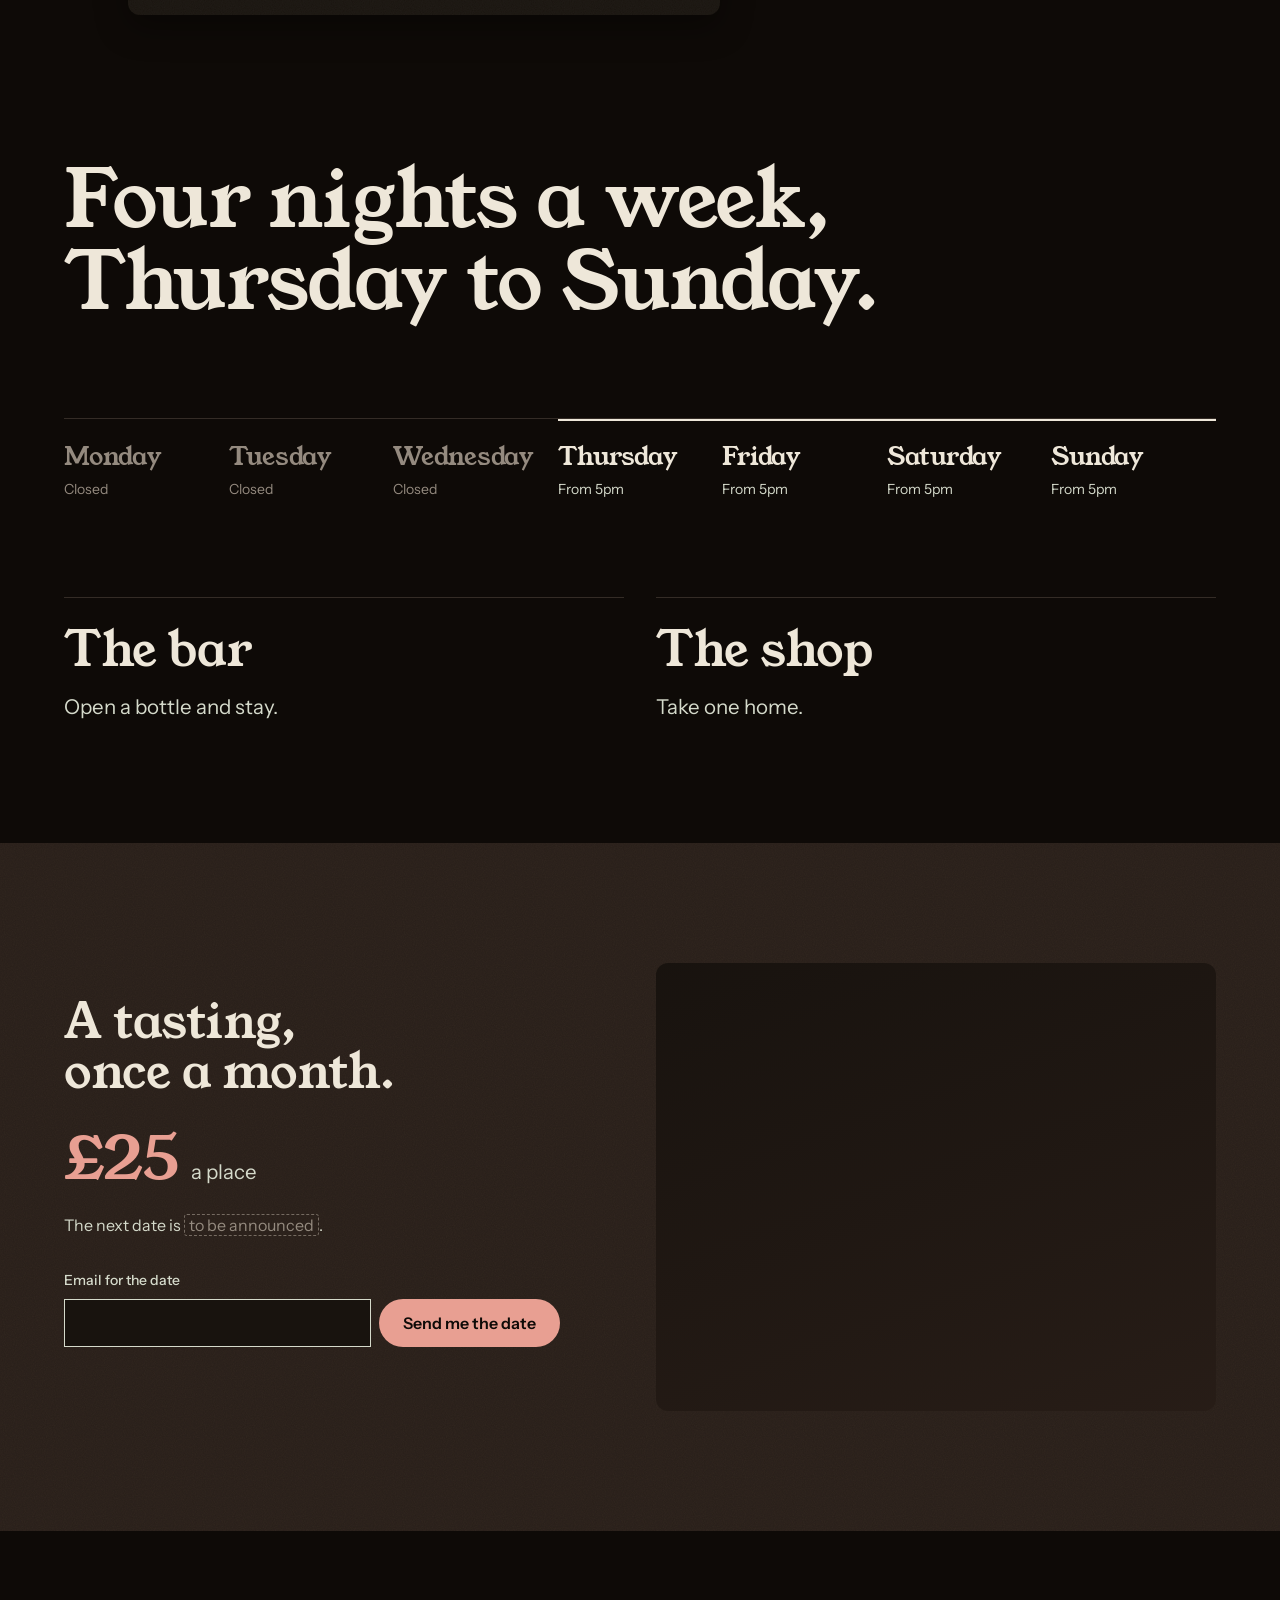
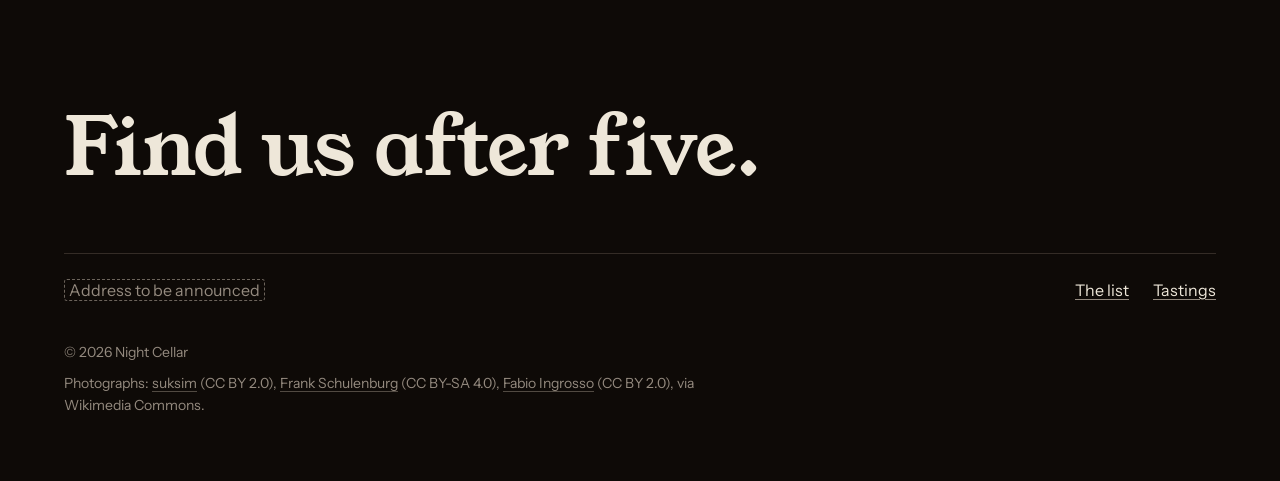
<file: .claude/skills/hallmark/scripts/fixtures/exemplars/atmospheric.html>
<!doctype html>
<html lang="en">
<head>
<meta charset="utf-8">
<meta name="viewport" content="width=device-width, initial-scale=1">
<title>Night Cellar: natural wine after five, Thursday to Sunday</title>
<meta name="description" content="Night Cellar is a natural wine shop and bar with 140 bottles on the list, open Thursday to Sunday from 5pm, with a tasting once a month.">
<link rel="preconnect" href="https://fonts.googleapis.com">
<link rel="preconnect" href="https://fonts.gstatic.com" crossorigin>
<link href="https://fonts.googleapis.com/css2?family=Young+Serif&family=Instrument+Sans:wght@400;500;600&display=swap" rel="stylesheet">
<style>
/* Hallmark · job: visit · shape: Photographic · genre: atmospheric · theme: Spore (by request)
 * hero: Settled · nav: floating pill · footer: statement · imagery: photographs, library 3, warm con=6 exp=-4 · signature: a pour into the decanter after five beside the head, with tonight's door in the nav · spore: cellar
 * axes: dark/roman-serif/warm · posture: committed · contrast: pass · fold: pass · v2.0.0 */
/* Hallmark · pre-emit critique: P4 H4 E4 S4 R5 V4 · weakest: S, the photographs are a stand-in bar; every head carries a fact from the brief, the pour is pink like the one signal, and the nav reads tonight's door from the brief's hours */
/* Hallmark · hero-review: in-thread · ship · 0 findings · finish-review: subagent · fix · 5 findings · 5 resolved · gap: the maker's-log voice can name no bottle until the user gives the list */
:root {
  color-scheme: dark;
  --space-3xs: 2px; --space-2xs: 4px; --space-xs: 8px; --space-sm: 12px; --space-md: 16px; --space-lg: 24px; --space-xl: 40px; --space-2xl: 64px; --space-3xl: 96px; --space-4xl: 144px;
  --text-xs: 0.8125rem; --text-sm: 0.875rem; --text-md: 1rem; --text-lg: 1.25rem; --text-xl: 1.5625rem; --text-2xl: 1.953rem; --text-3xl: 2.441rem;
  --text-display-s: clamp(2.25rem, 4vw + 0.5rem, 3.75rem); --text-display: clamp(2.75rem, 5vw + 1rem, 5.25rem);
  --text-section: clamp(2rem, 2.5vw + 1rem, 3.5rem); --text-title: clamp(1.25rem, 0.75vw + 0.875rem, 1.625rem); --text-lead: clamp(1.125rem, 0.35vw + 1rem, 1.375rem);
  --ease-out: cubic-bezier(0.16, 1, 0.3, 1); --ease-in: cubic-bezier(0.7, 0, 0.84, 0); --ease-in-out: cubic-bezier(0.65, 0, 0.35, 1);
  --dur-micro: 120ms; --dur-short: 220ms; --dur-long: 420ms;
  --color-error: oklch(72% 0.15 27); --color-success: oklch(76% 0.13 150);
  --container: 1440px; --gutter: 64px; --gap-columns: 32px; --section-gap-s: 120px; --section-gap: 144px; --section-gap-l: 176px;
  --z-base: 1; --z-raised: 10; --z-dropdown: 100; --z-sticky: 200; --z-sticky-nav: 300; --z-modal: 400; --z-toast: 500; --z-tooltip: 600;
  --color-paper: oklch(15% 0.01 60); --color-paper-2: oklch(19% 0.012 60); --color-paper-3: oklch(24% 0.02 50);
  --color-ink: oklch(93% 0.02 85); --color-ink-2: oklch(88% 0.02 120); --color-muted: oklch(64% 0.02 70);
  --color-rule: oklch(30% 0.015 60);
  --color-accent: oklch(77% 0.09 30); --color-accent-2: oklch(86% 0.06 30); --color-accent-ink: oklch(15% 0.01 60); --color-focus: oklch(86% 0.06 30);
  --font-display: "Young Serif", Georgia, serif; --font-body: "Instrument Sans", ui-sans-serif, system-ui, sans-serif;
  --font-outlier: "DM Mono", ui-monospace, monospace;
  --radius-card: 12px; --radius-pill: 999px; --rule-hair: 1px;
  --shadow-card: 0 12px 32px oklch(8% 0.01 60 / 0.35);
  --tracking-display: -0.01em;
  --grain: 0.15; --display-weight: 400;
}
*, *::before, *::after { box-sizing: border-box; }
html, body { overflow-x: clip; }
html { scrollbar-color: var(--color-muted) var(--color-paper); scroll-padding-top: var(--space-3xl); }
body { margin: 0; background: var(--color-paper); color: var(--color-ink); font-family: var(--font-body); font-size: var(--text-md); line-height: 1.55; -webkit-font-smoothing: antialiased; caret-color: var(--color-accent); }
::selection { background: color-mix(in oklab, var(--color-accent) 22%, transparent); color: var(--color-ink); }
:focus-visible { outline: 2px solid var(--color-focus); outline-offset: 2px; }
a { color: inherit; text-decoration-thickness: 1px; text-underline-offset: 0.16em; }
h1, h2, h3 { margin: 0; font-family: var(--font-display); font-weight: var(--display-weight, 700); font-synthesis: none; letter-spacing: var(--tracking-display); line-height: 1.05; overflow-wrap: break-word; min-width: 0; text-wrap: balance; }
h1 { max-width: 20ch; font-size: var(--text-display); } h2 { max-width: 30ch; font-size: var(--text-section); } h3 { max-width: 40ch; font-size: var(--text-title); line-height: 1.2; }
.lead { font-size: var(--text-lead); line-height: 1.45; max-width: 52ch; }
p { margin: 0; text-wrap: pretty; }
p:not([class]) { max-width: 65ch; }
img, video { max-width: 100%; height: auto; display: block; }
svg { display: block; }
[hidden] { display: none !important; }
button, input, select, textarea { font: inherit; }
.container { width: 100%; max-width: var(--container); margin-inline: auto; padding-inline: var(--gutter); box-sizing: border-box; }
.num, .figure, td.num { font-variant-numeric: tabular-nums; }
.visually-hidden { position: absolute; width: 1px; height: 1px; overflow: hidden; clip-path: inset(50%); white-space: nowrap; }
[data-slot] { position: relative; overflow: hidden; background: linear-gradient(160deg, var(--color-paper-2, var(--color-paper)), var(--color-paper-3, var(--color-paper))); }
[data-slot] > img { position: absolute; inset: 0; width: 100%; height: 100%; object-fit: cover; z-index: 1; }
[data-slot]:has(> img) > :not(img):not([data-keep]) { display: none !important; }
@media (max-width: 60rem) { :root { --gutter: 24px; --section-gap-s: 80px; --section-gap: 96px; --section-gap-l: 120px; } }
@media (max-width: 40rem) { :root { --gutter: 16px; --section-gap-s: 56px; --section-gap: 72px; --section-gap-l: 96px; --gap-columns: 16px; } }
@media (prefers-reduced-motion: reduce) { *:not(.keep-motion), *:not(.keep-motion)::before, *:not(.keep-motion)::after { animation-duration: 0.01ms !important; animation-iteration-count: 1 !important; transition-duration: 0.01ms !important; scroll-behavior: auto !important; } }
/* photographs: warm con=6 exp=-4 */
[data-slot] > img { filter: sepia(0.28) saturate(0.94) contrast(1.06) brightness(0.96); }
/* Page */
*, *::before, *::after { box-sizing: border-box; }
.skip { position: absolute; left: var(--space-md); top: calc(-1 * var(--space-3xl)); z-index: var(--z-toast); padding: var(--space-xs) var(--space-md); border-radius: var(--radius-pill); background: var(--color-ink); color: var(--color-paper); }
.skip:focus-visible { top: var(--space-md); }

/* Controls: the theme's pair */
.btn { display: inline-flex; align-items: center; justify-content: center; min-height: 48px; padding: 0 var(--space-lg); border: 0; border-radius: var(--radius-pill); font: 600 var(--text-md)/1 var(--font-body); white-space: nowrap; text-decoration: none; cursor: pointer; transition: background-color var(--dur-micro) var(--ease-out), box-shadow var(--dur-micro) var(--ease-out), transform var(--dur-micro) var(--ease-out); }
.btn--primary { background: var(--color-accent); color: var(--color-accent-ink); }
.btn--primary:hover { background: var(--color-accent-2); }
.btn--secondary { background: transparent; color: var(--color-ink); box-shadow: inset 0 0 0 1.5px var(--color-ink-2); }
.btn--secondary:hover { background: var(--color-paper-3); }
.btn:active { transform: translateY(1px); }
.btn:focus-visible { outline: 2px solid var(--color-focus); outline-offset: 3px; }
.btn:disabled, .btn[aria-disabled="true"] { opacity: 0.55; cursor: not-allowed; transform: none; }
.btn[aria-busy="true"] { cursor: progress; }
.actions { display: flex; flex-wrap: wrap; gap: var(--space-sm); }

/* Nav: a floating pill on a blur, the genre's one glass */
.nav { position: fixed; top: var(--space-md); left: 0; right: 0; z-index: var(--z-sticky-nav); display: flex; justify-content: center; padding-inline: var(--gutter); pointer-events: none; }
.nav__pill { pointer-events: auto; display: flex; align-items: center; gap: var(--space-xl); min-height: 56px; padding: var(--space-2xs) var(--space-2xs) var(--space-2xs) var(--space-lg); border-radius: var(--radius-pill); background: color-mix(in oklab, var(--color-paper-2) 74%, transparent); -webkit-backdrop-filter: blur(14px); backdrop-filter: blur(14px); box-shadow: inset 0 0 0 1px color-mix(in oklab, var(--color-ink) 9%, transparent); }
.wordmark { font: 400 var(--text-lg)/1 var(--font-display); letter-spacing: var(--tracking-display); color: var(--color-ink); text-decoration: none; white-space: nowrap; }
.nav__links { display: flex; gap: var(--space-lg); margin: 0; padding: 0; list-style: none; }
.nav__links a { font-size: var(--text-sm); font-weight: 500; color: var(--color-ink-2); text-decoration: none; text-underline-offset: 0.3em; white-space: nowrap; }
.nav__links a:hover { color: var(--color-ink); text-decoration: underline; text-decoration-color: var(--color-accent); }
.nav__links a:active { color: var(--color-accent-2); }
.wordmark:focus-visible, .nav__links a:focus-visible { outline: 2px solid var(--color-focus); outline-offset: 4px; border-radius: var(--radius-pill); }
.nav__door { margin: 0; padding-right: var(--space-lg); font-size: var(--text-sm); color: var(--color-muted); white-space: nowrap; }

/* Photographs */
.photo { position: relative; margin: 0; border-radius: var(--radius-card); }
.photo > img { border-radius: inherit; outline: var(--rule-hair) solid color-mix(in oklab, var(--color-ink) 8%, transparent); outline-offset: -1px; }

/* Hero: Settled, the pour standing beside the head */
.hero { display: grid; align-items: center; min-height: 100dvh; padding-block: calc(56px + var(--space-xl)) var(--space-lg); box-sizing: border-box; }
.hero__grid { display: grid; grid-template-columns: minmax(0, 1fr) minmax(0, min(35rem, 42%)); column-gap: var(--space-3xl); align-items: center; }
.hero__text { display: grid; gap: var(--space-lg); }
.hero__text h1 { max-width: 13ch; }
.hero__text .lead { color: var(--color-ink-2); max-width: 34ch; }
.hero__text .actions { margin-top: var(--space-md); }
.hero__photo { aspect-ratio: 5 / 6; max-height: calc(100dvh - 56px - var(--space-3xl) - var(--space-xl)); }

@media (max-width: 60rem) {
  .nav { padding-inline: var(--space-md); }
  .nav__pill { gap: var(--space-md); padding-left: var(--space-md); }
  .nav__links { display: none; }
  .hero { min-height: 0; padding-block: calc(56px + var(--space-3xl)) var(--space-2xl); }
  .hero__grid { grid-template-columns: minmax(0, 1fr); row-gap: var(--space-xl); }
  .hero__photo { max-height: none; }
}

/* Grain: the theme's speck, on a band or a panel, never on a photograph */
.grained { position: relative; isolation: isolate; }
.grained::after { content: ""; position: absolute; inset: 0; z-index: var(--z-base); border-radius: inherit; pointer-events: none; opacity: var(--grain); mix-blend-mode: screen;
  background-image: url("data:image/svg+xml,%3Csvg xmlns='http://www.w3.org/2000/svg' width='200' height='200'%3E%3Cfilter id='n'%3E%3CfeTurbulence type='fractalNoise' baseFrequency='0.9' numOctaves='2'/%3E%3CfeColorMatrix values='0 0 0 0 0.6 0 0 0 0 0.55 0 0 0 0 0.45 0 0 0 0.35 0'/%3E%3C/filter%3E%3Crect width='200' height='200' filter='url(%23n)'/%3E%3C/svg%3E"); }
.grained > * { position: relative; z-index: var(--z-raised); }

/* The list: the racks edge to edge, the head on a grained plate across its foot */
.list { padding-top: var(--section-gap); }
.list__photo { aspect-ratio: 21 / 9; }
.plate { display: grid; gap: var(--space-md); width: min(100%, 37rem); margin: calc(-1 * var(--space-4xl)) 0 0 var(--space-2xl); padding: var(--space-xl); border-radius: var(--radius-card); background: var(--color-paper-2); box-shadow: var(--shadow-card); z-index: var(--z-raised); }
.plate__more { color: var(--color-ink-2); }

/* Four nights: the week set in type, the open nights lit, the dark ones left dim */
.nights { margin-top: var(--section-gap); }
.statement { max-width: 18ch; font-size: var(--text-display); line-height: 1.02; }
.week { display: grid; grid-template-columns: repeat(7, minmax(0, 1fr)); margin: var(--space-3xl) 0 0; padding: 0; list-style: none; border-top: var(--rule-hair) solid var(--color-rule); }
.week__day { display: grid; gap: var(--space-xs); padding: var(--space-lg) var(--space-md) 0 0; }
.week__name { font: 400 var(--text-xl)/1.1 var(--font-display); letter-spacing: var(--tracking-display); }
.week__hours { font-size: var(--text-sm); color: var(--color-ink-2); }
.week__day.is-open { box-shadow: inset 0 2px 0 var(--color-ink); }
.week__day.is-shut .week__name, .week__day.is-shut .week__hours { color: var(--color-muted); }
.ways { display: grid; grid-template-columns: repeat(2, minmax(0, 1fr)); column-gap: var(--gap-columns); margin-top: var(--space-3xl); }
.way { display: grid; gap: var(--space-sm); padding-top: var(--space-lg); border-top: var(--rule-hair) solid var(--color-rule); }
.way h3 { font-size: var(--text-section); max-width: none; }
.way p { font-size: var(--text-lead); color: var(--color-ink-2); }

/* Tastings: the one band, grained, the price in pink */
.tastings { margin-top: var(--section-gap-s); padding-block: var(--section-gap-s); background: var(--color-paper-3); }
.tastings__grid { display: grid; grid-template-columns: repeat(2, minmax(0, 1fr)); column-gap: var(--gap-columns); align-items: center; }
.tastings__text { display: grid; gap: var(--space-lg); padding-right: var(--space-2xl); }
.tastings__text > p:not([class]) { color: var(--color-ink-2); }
.price { display: flex; align-items: baseline; gap: var(--space-sm); margin-top: var(--space-xs); color: var(--color-ink-2); font-size: var(--text-lead); }
.price__figure { font: 400 var(--text-display-s)/1 var(--font-display); letter-spacing: var(--tracking-display); color: var(--color-accent); font-variant-numeric: lining-nums tabular-nums; }
.tastings__photo { aspect-ratio: 5 / 4; min-height: 440px; }
.fill { padding: 0 0.25em; border: 1px dashed color-mix(in oklch, var(--color-muted) 70%, transparent); border-radius: 3px; color: var(--color-muted); -webkit-box-decoration-break: clone; box-decoration-break: clone; }

.signup { display: grid; gap: var(--space-xs); margin-top: var(--space-xs); }
.signup label { font-size: var(--text-sm); font-weight: 500; color: var(--color-ink-2); }
.signup__row { display: flex; gap: var(--space-xs); }
.signup input { flex: 1; min-width: 0; min-height: 48px; padding: 0 var(--space-md); border: 1.5px solid var(--color-ink-2); border-radius: 0; background: var(--color-paper-2); color: var(--color-ink); outline: 2px solid transparent; outline-offset: -4px; }
.signup input:hover { background: var(--color-paper); }
.signup input:focus-visible { outline-color: var(--color-focus); }
.signup input[aria-invalid] { border-color: var(--color-error); }
.signup input:disabled { opacity: 0.55; cursor: not-allowed; }
.signup__help { min-height: 1lh; font-size: var(--text-sm); color: var(--color-muted); }

/* Footer: a statement, then the facts and links */
.footer { padding-block: var(--section-gap-l) var(--space-2xl); }
.footer__line { max-width: 16ch; font-size: var(--text-display); line-height: 1.02; }
.footer__row { display: flex; flex-wrap: wrap; justify-content: space-between; align-items: baseline; gap: var(--space-lg); margin-top: var(--space-2xl); padding-top: var(--space-lg); border-top: var(--rule-hair) solid var(--color-rule); }
.footer__where { color: var(--color-ink-2); }
.footer__links { display: flex; flex-wrap: wrap; gap: var(--space-lg); margin: 0; padding: 0; list-style: none; }
.footer__links a { color: var(--color-ink); text-decoration-color: var(--color-muted); white-space: nowrap; }
.footer__links a:hover { text-decoration-color: var(--color-accent); }
.footer__links a:focus-visible { outline: 2px solid var(--color-focus); outline-offset: 3px; }
.legal { margin-top: var(--space-xl); font-size: var(--text-sm); color: var(--color-muted); }
.credits { max-width: 80ch; margin-top: var(--space-xs); font-size: var(--text-sm); line-height: 1.6; color: var(--color-muted); }
.credits span { white-space: nowrap; }
.credits a { color: inherit; text-decoration-color: color-mix(in oklab, var(--color-muted) 50%, transparent); text-underline-offset: 0.2em; }
.credits a:hover { text-decoration-color: var(--color-accent); }

@media (max-width: 60rem) {
  .plate { margin: calc(-1 * var(--space-2xl)) 0 0; padding: var(--space-lg); }
  .list__photo { aspect-ratio: 4 / 3; }
  .week { grid-template-columns: minmax(0, 1fr); margin-top: var(--space-2xl); border-top: 0; }
  .week__day { grid-template-columns: minmax(0, 1fr) auto; align-items: baseline; padding: var(--space-sm) 0; border-top: var(--rule-hair) solid var(--color-rule); }
  .week__day.is-open { box-shadow: none; }
  .week__name { font-size: var(--text-lg); }
  .ways { grid-template-columns: minmax(0, 1fr); row-gap: var(--space-xl); margin-top: var(--space-3xl); }
  .statement, .footer__line { font-size: var(--text-section); }
  .tastings__grid { grid-template-columns: minmax(0, 1fr); row-gap: var(--space-xl); }
  .tastings__text { padding-right: 0; }
  .tastings__photo { min-height: 0; }
}
@media (max-width: 40rem) {
  .signup__row { flex-direction: column; }
}
</style>
<script>document.documentElement.classList.add('js');</script>
</head>
<body>
<a class="skip" href="#main">Skip to content</a>

<header class="nav">
  <nav class="nav__pill" aria-label="Main">
    <a class="wordmark" href="#top" aria-label="Night Cellar, home">Night Cellar</a>
    <ul class="nav__links" role="list">
      <li><a href="#list">The list</a></li>
      <li><a href="#tastings">Tastings</a></li>
      <li><a href="#find">Find us</a></li>
    </ul>
    <p class="nav__door" role="status" id="door">Open Thursday to Sunday</p>
  </nav>
</header>

<main id="main">
  <section class="hero" id="top" aria-labelledby="hero-title">
    <div class="container hero__grid">
      <div class="hero__text">
        <h1 id="hero-title">Natural wine after five.</h1>
        <p class="lead">A shop and bar with 140 bottles on the list.</p>
        <div class="actions">
          <a class="btn btn--primary" href="#tastings">Get the tasting date</a>
          <a class="btn btn--secondary" href="#find">Find us</a>
        </div>
      </div>
      <figure class="photo hero__photo" data-slot="hero" data-alt="A glass being poured at the bar after five">
        <img src="https://upload.wikimedia.org/wikipedia/commons/thumb/b/b1/Pouring_wine_into_a_decanter.jpg/1280px-Pouring_wine_into_a_decanter.jpg" width="3872" height="2592" fetchpriority="high" alt="Wine poured from a bottle into a glass decanter in low light" style="object-position: 42% 50%">
      </figure>
    </div>
  </section>

  <section class="list" id="list" aria-labelledby="list-title">
    <div class="container">
      <figure class="photo list__photo" data-slot="photo-1" data-alt="The bottles on the list, racked in the shop">
        <img src="https://upload.wikimedia.org/wikipedia/commons/thumb/9/9e/Schramsberg_Vineyards%2C_July_2019-7579%2B7580.jpg/1280px-Schramsberg_Vineyards%2C_July_2019-7579%2B7580.jpg" width="6244" height="3903" loading="lazy" alt="A long cellar aisle between racks of bottles laid neck down" style="object-position: 50% 60%">
      </figure>
      <div class="plate grained">
        <h2 id="list-title">Every bottle here is natural.</h2>
        <p class="plate__more">The full list: <span class="fill" data-fill="list">link to come</span>.</p>
      </div>
    </div>
  </section>

  <section class="nights" aria-labelledby="nights-title">
    <div class="container">
      <h2 id="nights-title" class="statement">Four nights a week, Thursday to Sunday.</h2>
      <ol class="week" role="list" aria-label="Opening hours">
        <li class="week__day is-shut"><span class="week__name">Monday</span><span class="week__hours">Closed</span></li>
        <li class="week__day is-shut"><span class="week__name">Tuesday</span><span class="week__hours">Closed</span></li>
        <li class="week__day is-shut"><span class="week__name">Wednesday</span><span class="week__hours">Closed</span></li>
        <li class="week__day is-open"><span class="week__name">Thursday</span><span class="week__hours">From 5pm</span></li>
        <li class="week__day is-open"><span class="week__name">Friday</span><span class="week__hours">From 5pm</span></li>
        <li class="week__day is-open"><span class="week__name">Saturday</span><span class="week__hours">From 5pm</span></li>
        <li class="week__day is-open"><span class="week__name">Sunday</span><span class="week__hours">From 5pm</span></li>
      </ol>
      <div class="ways">
        <div class="way">
          <h3>The bar</h3>
          <p>Open a bottle and stay.</p>
        </div>
        <div class="way">
          <h3>The shop</h3>
          <p>Take one home.</p>
        </div>
      </div>
    </div>
  </section>

  <section class="tastings grained" id="tastings" aria-labelledby="tastings-title">
    <div class="container tastings__grid">
      <div class="tastings__text">
        <h2 id="tastings-title">A tasting, once a month.</h2>
        <p class="price"><span class="price__figure">£25</span> a place</p>
        <p>The next date is <span class="fill" data-fill="date">to be announced</span>.</p>
        <form class="signup" data-endpoint="" novalidate>
          <label for="email">Email for the date</label>
          <div class="signup__row">
            <input id="email" name="email" type="email" autocomplete="email" inputmode="email" required>
            <button class="btn btn--primary" type="submit">Send me the date</button>
          </div>
          <p class="signup__help" id="email-help" aria-live="polite"></p>
        </form>
      </div>
      <figure class="photo tastings__photo" data-slot="photo-2" data-alt="Glasses poured for a tasting">
        <img src="https://upload.wikimedia.org/wikipedia/commons/thumb/e/e3/Wine_being_poured_into_a_glass.jpg/1280px-Wine_being_poured_into_a_glass.jpg" width="1955" height="1300" loading="lazy" alt="A taste of red wine poured into a glass held by its stem" style="object-position: 62% 50%">
      </figure>
    </div>
  </section>
</main>

<footer class="footer" id="find" aria-labelledby="find-title">
  <div class="container">
    <h2 id="find-title" class="footer__line">Find us after five.</h2>
    <div class="footer__row">
      <p class="footer__where"><span class="fill" data-fill="address">Address to be announced</span></p>
      <ul class="footer__links" role="list">
        <li><a href="#list">The list</a></li>
        <li><a href="#tastings">Tastings</a></li>
      </ul>
    </div>
    <p class="legal">&copy; 2026 Night Cellar</p>
    <p class="credits" data-credits>Photographs: <a href="https://commons.wikimedia.org/wiki/File:Pouring_wine_into_a_decanter.jpg">suksim</a> <span>(CC BY 2.0)</span>, <a href="https://commons.wikimedia.org/wiki/File:Schramsberg_Vineyards,_July_2019-7579%2B7580.jpg">Frank Schulenburg</a> <span>(CC BY-SA 4.0)</span>, <a href="https://commons.wikimedia.org/wiki/File:Wine_being_poured_into_a_glass.jpg">Fabio Ingrosso</a> <span>(CC BY 2.0)</span>, via Wikimedia Commons.</p>
  </div>
</footer>

<script>window.hallmarkSlots = (m) => { for (const [k, v] of Object.entries(m)) { const s = document.querySelector(`[data-slot="${k}"]`); if (!s) continue; const im = new Image(); im.src = typeof v === 'string' ? v : v.src; im.alt = (typeof v === 'object' && v.alt) || s.dataset.alt || ''; s.querySelectorAll(':scope > img').forEach((o) => o.remove()); s.prepend(im); } };
document.querySelectorAll('[data-slot] > img').forEach((i) => { if (i.complete && !i.naturalWidth) i.remove(); else i.addEventListener('error', () => i.remove(), { once: true }); });</script>
<script>
  (() => {
    const door = document.getElementById('door');
    if (door) door.textContent = [4, 5, 6, 0].includes(new Date().getDay()) ? 'Open tonight from 5pm' : 'Opens Thursday at 5pm';
    document.querySelectorAll('form[data-endpoint]').forEach((form) => {
      const input = form.querySelector('input'), help = form.querySelector('[aria-live]');
      form.addEventListener('submit', (e) => {
        e.preventDefault();
        const ok = input.checkValidity();
        input.toggleAttribute('aria-invalid', !ok);
        if (!ok) { input.setAttribute('aria-describedby', help.id); help.textContent = 'That address looks incomplete. Write it as name@example.com.'; input.focus(); return; }
        if (!form.dataset.endpoint) { help.textContent = 'Nothing was sent: this form is not connected yet.'; return; }
        fetch(form.dataset.endpoint, { method: 'POST', body: new FormData(form) })
          .then((r) => { help.textContent = r.ok ? 'The date goes to ' + input.value.trim() + '.' : 'That did not go through. Try again in a minute.'; })
          .catch(() => { help.textContent = 'That did not go through. Try again in a minute.'; });
      });
    });
  })();
</script>
</body>
</html>
</file>
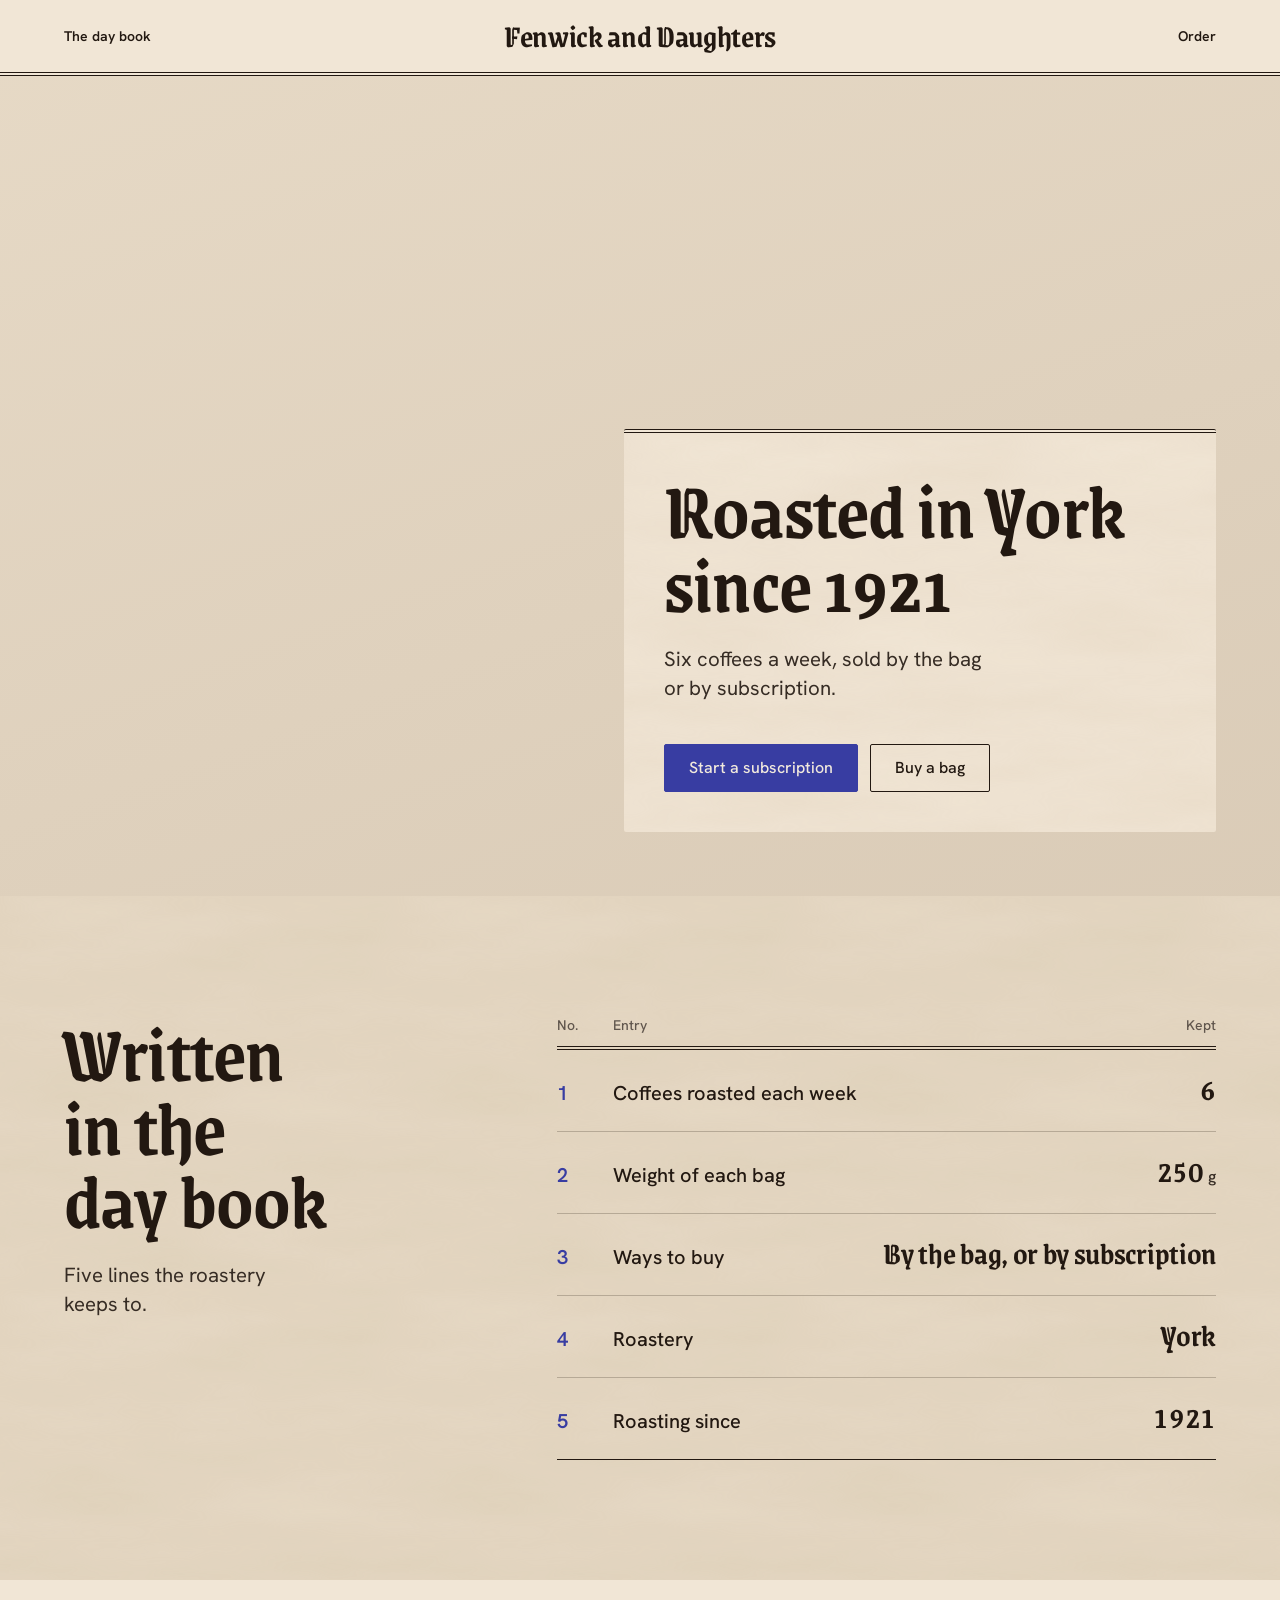
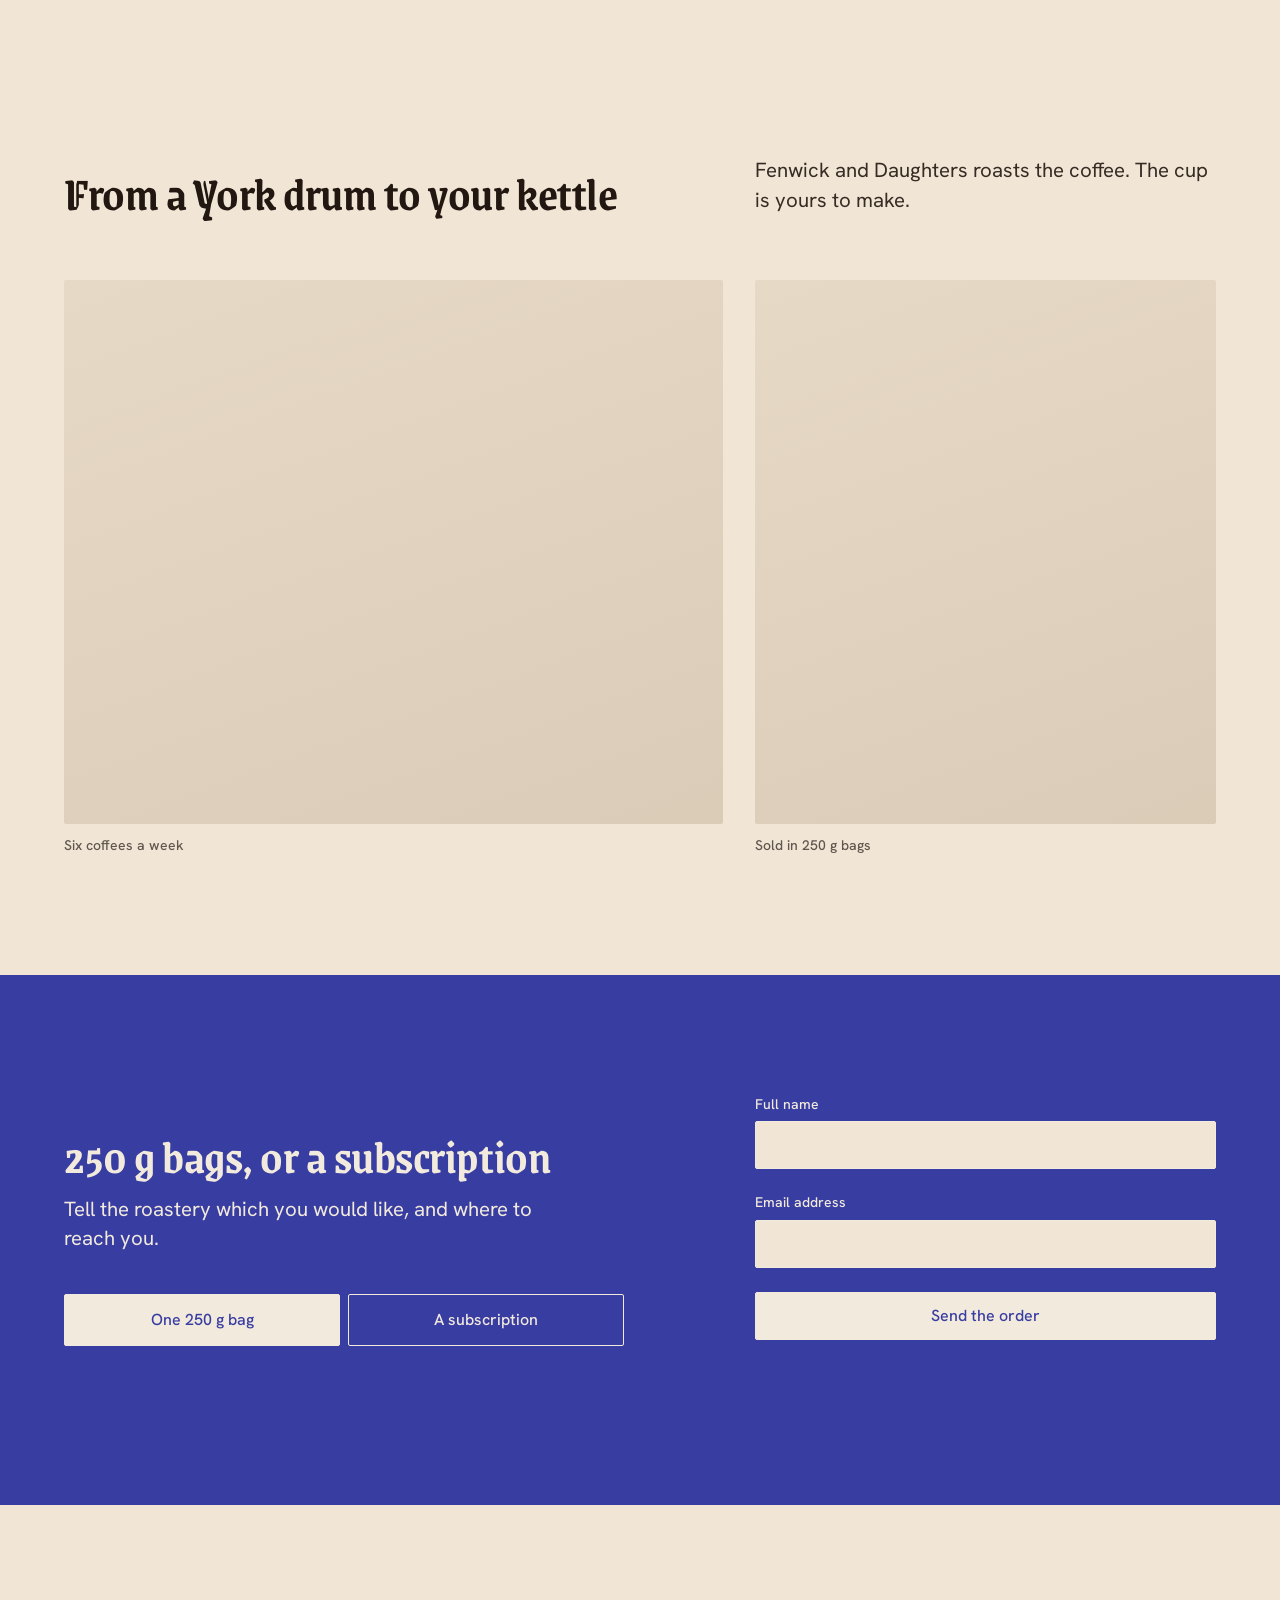
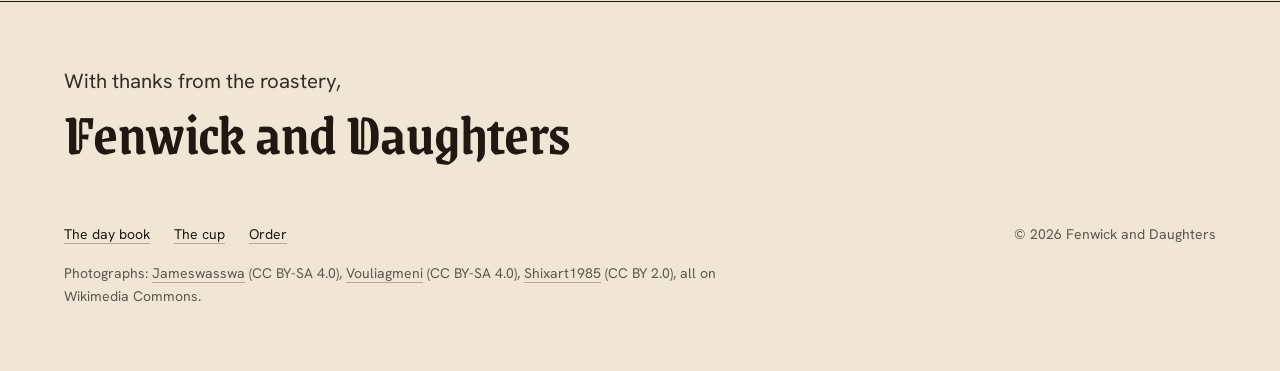
<file: .claude/skills/hallmark/scripts/fixtures/exemplars/editorial.html>
<!doctype html>
<html lang="en-GB">
<head>
<meta charset="utf-8">
<meta name="viewport" content="width=device-width, initial-scale=1">
<title>Fenwick and Daughters, coffee roasted in York since 1921</title>
<meta name="description" content="Fenwick and Daughters roasts six coffees a week in York, sold in 250 g bags or by subscription.">
<link rel="preconnect" href="https://fonts.googleapis.com">
<link rel="preconnect" href="https://fonts.gstatic.com" crossorigin>
<link href="https://fonts.googleapis.com/css2?family=Grenze+Gotisch:wght@600&family=Hanken+Grotesk:wght@400;500;600&family=IBM+Plex+Mono:wght@400&display=swap" rel="stylesheet">
<style>
/* Hallmark · job: buy · shape: Trade Ledger (custom: the roast as a Poster, the house's day book set as its own ledger, the cup as a pair, the order on the pigment) · genre: editorial · theme: Vellum (by request)
 * hero: Poster · nav: masthead, the blackletter wordmark centred over a double rule, one link at each end · footer: letter close · imagery: photographs, library 3, warm con=6 · signature: the roast itself, beans swept round the cooling tray full-bleed under a parchment plate · vellum: parchment
 * axes: light/blackletter/cool · posture: committed · contrast: pass · fold: pass · v2.0.0 */
/* Hallmark · pre-emit critique: P4 H5 E4 S5 R4 V4 · weakest: E, the plate must not bury the hand and the falling beans; it rests on the tray's far side and the plain wall, so the stream and the lever stay clear */
/* Hallmark · hero-review: in-thread · fix · 1 finding · 1 resolved (the head breaks after York) */
/* Hallmark · finish-review: in-thread (the subagent limit was reached) · fix · 3 findings · 1 resolved (the order head failed the swap test, then its blackletter I read as J: now 250 g bags, or a subscription) · 2 answered (the pair's captions are card facts, imagery.md 5; the pair are the closest honest frames the library holds) · gap: none */
/* Hallmark · answered F4 · the order field inverts the primary to parchment on pigment, as the theme's own hint sets it for its one field */
:root {
  color-scheme: light;
  --space-3xs: 2px; --space-2xs: 4px; --space-xs: 8px; --space-sm: 12px; --space-md: 16px; --space-lg: 24px; --space-xl: 40px; --space-2xl: 64px; --space-3xl: 96px; --space-4xl: 144px;
  --text-xs: 0.8125rem; --text-sm: 0.875rem; --text-md: 1rem; --text-lg: 1.25rem; --text-xl: 1.5625rem; --text-2xl: 1.953rem; --text-3xl: 2.441rem;
  --text-display-s: clamp(2.25rem, 4vw + 0.5rem, 3.75rem); --text-display: clamp(2.75rem, 5vw + 1rem, 5.25rem);
  --text-section: clamp(2rem, 2.5vw + 1rem, 3.5rem); --text-title: clamp(1.25rem, 0.75vw + 0.875rem, 1.625rem); --text-lead: clamp(1.125rem, 0.35vw + 1rem, 1.375rem);
  --ease-out: cubic-bezier(0.16, 1, 0.3, 1); --ease-in: cubic-bezier(0.7, 0, 0.84, 0); --ease-in-out: cubic-bezier(0.65, 0, 0.35, 1);
  --dur-micro: 120ms; --dur-short: 220ms; --dur-long: 420ms;
  --color-error: oklch(52% 0.19 27); --color-success: oklch(50% 0.12 150);
  --container: 1440px; --gutter: 64px; --gap-columns: 32px; --section-gap-s: 120px; --section-gap: 144px; --section-gap-l: 176px;
  --z-base: 1; --z-raised: 10; --z-dropdown: 100; --z-sticky: 200; --z-sticky-nav: 300; --z-modal: 400; --z-toast: 500; --z-tooltip: 600;
  --color-paper: oklch(93% 0.025 80); --color-paper-2: oklch(89% 0.03 78); --color-paper-3: oklch(85% 0.032 76);
  --color-ink: oklch(22% 0.02 60); --color-ink-2: oklch(30% 0.02 60); --color-muted: oklch(46% 0.02 65);
  --color-rule: oklch(74% 0.03 75);
  --color-accent: oklch(42% 0.16 275); --color-accent-deep: oklch(34% 0.15 275); --color-accent-ink: oklch(94% 0.02 80);
  --color-focus: oklch(50% 0.17 275); --color-field: var(--color-accent);
  --font-display: "Grenze Gotisch", ui-serif, Georgia, serif; --font-body: "Hanken Grotesk", ui-sans-serif, sans-serif;
  --font-outlier: "IBM Plex Mono", ui-monospace, monospace;
  --radius-card: 2px; --radius-pill: 2px; --rule-hair: 1px; --shadow-card: none;
  --tracking-display: -0.01em; --fibre: 0.5;
}
*, *::before, *::after { box-sizing: border-box; }
html, body { overflow-x: clip; }
html { scrollbar-color: var(--color-muted) var(--color-paper); scroll-padding-top: var(--space-3xl); }
body { margin: 0; background: var(--color-paper); color: var(--color-ink); font-family: var(--font-body); font-size: var(--text-md); line-height: 1.55; -webkit-font-smoothing: antialiased; caret-color: var(--color-accent); }
::selection { background: color-mix(in oklab, var(--color-accent) 22%, transparent); color: var(--color-ink); }
:focus-visible { outline: 2px solid var(--color-focus); outline-offset: 2px; }
a { color: inherit; text-decoration-thickness: 1px; text-underline-offset: 0.16em; }
h1, h2, h3 { margin: 0; font-family: var(--font-display); font-weight: var(--display-weight, 700); font-synthesis: none; letter-spacing: var(--tracking-display); line-height: 1.05; overflow-wrap: break-word; min-width: 0; text-wrap: balance; }
h1 { max-width: 20ch; font-size: var(--text-display); } h2 { max-width: 30ch; font-size: var(--text-section); } h3 { max-width: 40ch; font-size: var(--text-title); line-height: 1.2; }
.lead { font-size: var(--text-lead); line-height: 1.45; max-width: 52ch; }
p { margin: 0; text-wrap: pretty; }
p:not([class]) { max-width: 65ch; }
img, video { max-width: 100%; height: auto; display: block; }
svg { display: block; }
[hidden] { display: none !important; }
button, input, select, textarea { font: inherit; }
.container { width: 100%; max-width: var(--container); margin-inline: auto; padding-inline: var(--gutter); box-sizing: border-box; }
.num, .figure, td.num { font-variant-numeric: tabular-nums; }
.visually-hidden { position: absolute; width: 1px; height: 1px; overflow: hidden; clip-path: inset(50%); white-space: nowrap; }
[data-slot] { position: relative; overflow: hidden; background: linear-gradient(160deg, var(--color-paper-2, var(--color-paper)), var(--color-paper-3, var(--color-paper))); }
[data-slot] > img { position: absolute; inset: 0; width: 100%; height: 100%; object-fit: cover; z-index: 1; }
[data-slot]:has(> img) > :not(img):not([data-keep]) { display: none !important; }
@media (max-width: 60rem) { :root { --gutter: 24px; --section-gap-s: 80px; --section-gap: 96px; --section-gap-l: 120px; } }
@media (max-width: 40rem) { :root { --gutter: 16px; --section-gap-s: 56px; --section-gap: 72px; --section-gap-l: 96px; --gap-columns: 16px; } }
@media (prefers-reduced-motion: reduce) { *:not(.keep-motion), *:not(.keep-motion)::before, *:not(.keep-motion)::after { animation-duration: 0.01ms !important; animation-iteration-count: 1 !important; transition-duration: 0.01ms !important; scroll-behavior: auto !important; } }
/* photographs: warm con=6 */
[data-slot] > img { filter: sepia(0.28) saturate(0.94) contrast(1.06); }
:root {
  --mast-h: 80px;
  --plate-w: 37rem;
  --color-field: var(--color-accent);
}

/* The fibre wash: long tan fibres, stitched so they never tile (texture.md, the low-frequency wash) */
.fibre { position: relative; isolation: isolate; }
.fibre::before { content: ""; position: absolute; inset: 0; z-index: -1; opacity: var(--fibre); mix-blend-mode: multiply; pointer-events: none;
  background-image: url("data:image/svg+xml,%3Csvg xmlns='http://www.w3.org/2000/svg' width='400' height='400'%3E%3Cfilter id='p' x='0' y='0' width='100%25' height='100%25'%3E%3CfeTurbulence type='fractalNoise' baseFrequency='0.004 0.02' numOctaves='4' seed='4' stitchTiles='stitch'/%3E%3CfeColorMatrix values='0 0 0 0 0.62 0 0 0 0 0.52 0 0 0 0 0.36 0 0 0 0.3 0'/%3E%3C/filter%3E%3Crect width='100%25' height='100%25' filter='url(%23p)'/%3E%3C/svg%3E"); }

/* Type */
h1, h2 { font-weight: 600; line-height: 0.92; color: var(--color-ink); }
h3 { font-family: var(--font-body); font-weight: 600; }
.lead { color: var(--color-ink-2); }

/* Controls */
.btn { display: inline-flex; align-items: center; justify-content: center; min-height: 48px; padding: 0 var(--space-lg); border: var(--rule-hair) solid var(--color-ink); border-radius: var(--radius-card); background: transparent; color: var(--color-ink); font: 500 var(--text-md)/1 var(--font-body); text-decoration: none; white-space: nowrap; cursor: pointer;
  transition: background-color var(--dur-micro) var(--ease-out), border-color var(--dur-micro) var(--ease-out), color var(--dur-micro) var(--ease-out); }
.btn:hover { background: var(--color-paper-2); }
.btn:active { transform: translateY(1px); }
.btn:focus-visible { outline: 2px solid var(--color-focus); outline-offset: 2px; }
.btn:disabled, .btn[aria-disabled="true"] { opacity: 0.55; cursor: not-allowed; transform: none; }
.btn--primary { background: var(--color-accent); border-color: var(--color-accent); color: var(--color-accent-ink); }
.btn--primary:hover { background: var(--color-accent-deep); border-color: var(--color-accent-deep); }

.skip { position: absolute; left: var(--space-md); top: calc(-1 * var(--space-3xl)); z-index: var(--z-toast); padding: var(--space-xs) var(--space-md); background: var(--color-ink); color: var(--color-paper); }
.skip:focus-visible { top: var(--space-md); }

/* Masthead */
.mast__bar { display: grid; grid-template-columns: minmax(0, 1fr) auto minmax(0, 1fr); align-items: center; min-height: calc(var(--mast-h) - 4px); border-bottom: 4px double var(--color-ink); }
.wordmark { font: 600 2rem/1 var(--font-display); letter-spacing: var(--tracking-display); color: var(--color-ink); text-decoration: none; white-space: nowrap; padding-block: var(--space-sm); }
.mast__link { justify-self: start; font: 600 var(--text-sm)/1 var(--font-body); color: var(--color-ink); padding-block: var(--space-sm); text-decoration: underline 1px; text-decoration-color: transparent; text-underline-offset: 0.3em;
  transition: text-decoration-color var(--dur-short) var(--ease-out), color var(--dur-micro) var(--ease-out); }
.mast__link--end { justify-self: end; }
.mast__link:hover { text-decoration-color: var(--color-accent); color: var(--color-accent); }
.wordmark:focus-visible, .mast__link:focus-visible { outline: 2px solid var(--color-focus); outline-offset: 4px; }

/* Hero: the roast, full-bleed, under a parchment plate */
.hero { position: relative; height: calc(100dvh - var(--mast-h)); min-height: 36rem; overflow: hidden; background: var(--color-ink); color: var(--color-paper); }
.hero__photo { position: absolute; inset: 0; margin: 0; }
.hero__photo > img { object-position: 50% 62%; }
.hero__inner { position: relative; z-index: var(--z-raised); height: 100%; display: flex; align-items: flex-end; justify-content: flex-end; padding-bottom: var(--space-2xl); box-sizing: border-box; }
.plate { width: min(100%, var(--plate-w)); box-sizing: border-box; padding: var(--space-xl); background: var(--color-paper); color: var(--color-ink); border-top: 4px double var(--color-ink); border-radius: var(--radius-card); }
.plate h1 { font-size: var(--text-display); max-width: 16ch; }
.plate .lead { margin-top: var(--space-lg); max-width: 30ch; }
.actions { display: flex; flex-wrap: wrap; gap: var(--space-sm); margin-top: var(--space-xl); }

@media (max-width: 60rem) {
  .hero { height: auto; min-height: 0; background: none; color: var(--color-ink); overflow: visible; }
  .hero__photo { position: relative; aspect-ratio: 4 / 3; }
  .hero__inner { height: auto; padding-bottom: 0; }
  .plate { width: 100%; padding: var(--space-xl) 0 0; background: none; border-top: 0; }
  .plate.fibre::before { display: none; }
  .wordmark { font-size: 1.875rem; }
}
@media (max-width: 40rem) {
  .mast__bar { grid-template-columns: auto; justify-items: center; row-gap: var(--space-2xs); padding-block: var(--space-xs); }
  .mast__link { display: none; }
}

/* Shared section grid: one container, twelve columns, one column gap */
.split { display: grid; grid-template-columns: repeat(12, minmax(0, 1fr)); column-gap: var(--gap-columns); }
.band { background: var(--color-paper-2); padding-block: var(--section-gap-s); }
.photo { margin: 0; border-radius: var(--radius-card); }
.photo > img { outline: var(--rule-hair) solid var(--color-rule); outline-offset: -1px; }
figcaption { margin-top: var(--space-sm); font: 500 var(--text-sm)/1.4 var(--font-body); color: var(--color-muted); }

/* The day book: the house's ledger on the fibre band, the entries kept in the hand of the wordmark */
.ledger__grid { align-items: start; }
.ledger__text { grid-column: 1 / span 4; position: sticky; top: var(--space-2xl); }
.ledger__text h2 { font-size: var(--text-display); max-width: 9ch; }
.ledger .lead { margin-top: var(--space-lg); max-width: 22ch; }
.ledger__book { grid-column: 6 / span 7; }
.book { width: 100%; border-collapse: collapse; font-size: var(--text-lg); line-height: 1.35; }
.book thead th { padding: 0 0 var(--space-sm); border-bottom: 4px double var(--color-ink); font: 500 var(--text-sm)/1.3 var(--font-body); color: var(--color-muted); text-align: left; }
.book td, .book tbody th { padding: var(--space-lg) 0; border-top: var(--rule-hair) solid var(--color-rule); vertical-align: baseline; }
.book tbody tr:first-child > * { border-top: 0; }
.book tbody tr:last-child > * { border-bottom: var(--rule-hair) solid var(--color-ink); }
.book tbody th { font-weight: 500; text-align: left; color: var(--color-ink); }
.book .idx { width: 3.5rem; font-weight: 600; color: var(--color-accent); }
.book .r, .book thead th.r { text-align: right; }
.book td.r { font: 600 var(--text-2xl)/1 var(--font-display); letter-spacing: var(--tracking-display); color: var(--color-ink); }
.book td.r .unit { font: 500 var(--text-md)/1 var(--font-body); color: var(--color-ink-2); }
.book .num { font-variant-numeric: lining-nums tabular-nums; }

/* The cup: one wide frame, then a pair, each with its fact */
.cup { padding-top: var(--section-gap-l); }
.cup__head { align-items: end; }
.cup__head h2 { grid-column: 1 / span 6; }
.cup__head .lead { grid-column: 8 / span 5; }
.cup__pair { margin-top: var(--space-2xl); }
.cup__pair > figure { margin: 0; }
.cup__note { grid-column: 1 / span 7; }
.cup__cup { grid-column: 8 / span 5; }
.cup__pair .photo { height: 34rem; }

/* The order, on the one pigment field */
.order-band { margin-top: var(--section-gap-s); padding-block: var(--section-gap-s); background: var(--color-field); color: var(--color-accent-ink); }
.order-band h2 { color: var(--color-accent-ink); }
.order-band .lead { margin-top: var(--space-md); color: var(--color-accent-ink); }
.order-band :focus-visible { outline-color: var(--color-accent-ink); }
.order { align-items: center; }
.order__text { grid-column: 1 / span 6; }
.order__fields { grid-column: 8 / span 5; display: grid; gap: var(--space-lg); }
.seg { display: grid; grid-template-columns: repeat(2, minmax(0, 1fr)); gap: var(--space-xs); margin: var(--space-xl) 0 0; padding: 0; border: 0; }
.field label { font: 500 var(--text-sm)/1.3 var(--font-body); color: var(--color-accent-ink); }
.seg input { position: absolute; width: 1px; height: 1px; opacity: 0; }
.seg label { display: flex; align-items: center; justify-content: center; min-height: 52px; padding: 0 var(--space-md); border: var(--rule-hair) solid var(--color-accent-ink); border-radius: var(--radius-card); font-weight: 500; cursor: pointer;
  transition: background-color var(--dur-micro) var(--ease-out), color var(--dur-micro) var(--ease-out); }
.seg label:hover { background: var(--color-accent-deep); }
.seg input:checked + label { background: var(--color-accent-ink); color: var(--color-accent); }
.seg input:focus-visible + label { outline: 2px solid var(--color-accent-ink); outline-offset: 2px; }
.field { display: grid; gap: var(--space-xs); }
.field input { min-height: 48px; padding: 0 var(--space-md); border: var(--rule-hair) solid var(--color-accent-ink); border-radius: var(--radius-card); background: var(--color-paper); color: var(--color-ink); outline: 2px solid transparent; outline-offset: 2px; }
.field input:focus-visible { outline-color: var(--color-accent-ink); }
.field input[aria-invalid] { border-color: var(--color-error); box-shadow: inset 0 0 0 1px var(--color-error); }
.field input:disabled { opacity: 0.55; cursor: not-allowed; }
.btn--on-field { width: 100%; background: var(--color-accent-ink); border-color: var(--color-accent-ink); color: var(--color-accent); }
.btn--on-field:hover { background: var(--color-paper-2); border-color: var(--color-paper-2); }
.help { min-height: 1lh; font-size: var(--text-sm); color: var(--color-accent-ink); }

/* The letter close */
.letter { padding-block: var(--space-3xl) var(--space-2xl); }
.letter__inner { padding-top: var(--space-2xl); border-top: var(--rule-hair) solid var(--color-ink); }
.letter__sign { font-size: var(--text-lead); color: var(--color-ink-2); }
.letter__name { margin-top: var(--space-xs); font: 600 var(--text-display-s)/0.92 var(--font-display); letter-spacing: var(--tracking-display); color: var(--color-ink); }
.letter__foot { display: flex; flex-wrap: wrap; justify-content: space-between; align-items: baseline; gap: var(--space-md) var(--space-xl); margin-top: var(--space-2xl); }
.letter__nav { display: flex; flex-wrap: wrap; gap: var(--space-lg); }
.letter__nav a { font-size: var(--text-sm); color: var(--color-ink); text-decoration-color: var(--color-rule); text-underline-offset: 0.25em; transition: text-decoration-color var(--dur-short) var(--ease-out); }
.letter__nav a:hover { text-decoration-color: var(--color-accent); }
.letter__nav a:focus-visible { outline: 2px solid var(--color-focus); outline-offset: 2px; }
.legal { font-size: var(--text-sm); color: var(--color-muted); }
.letter__credit { flex: 1 0 100%; max-width: 88ch; font-size: var(--text-sm); line-height: 1.6; color: var(--color-muted); }
.letter__credit a { color: inherit; text-decoration-color: var(--color-rule); text-underline-offset: 0.25em; }
.letter__credit a:hover { color: var(--color-ink); text-decoration-color: var(--color-accent); }

@media (max-width: 60rem) {
  .ledger__text, .ledger__book, .cup__head h2, .cup__head .lead, .cup__note, .cup__cup, .order__text, .order__fields { grid-column: 1 / -1; }
  .ledger__text { position: static; }
  .ledger__book { margin-top: var(--space-2xl); }
  .book td.r { font-size: var(--text-xl); }
  .cup__head .lead { margin-top: var(--space-md); }
  .cup__pair { row-gap: var(--space-xl); }
  .cup__pair .photo { height: auto; aspect-ratio: 4 / 3; }
  .order__fields { margin-top: var(--space-xl); }
}
@media (max-width: 40rem) {
  .book { font-size: var(--text-md); }
  .book .idx { width: 2rem; }
}
</style>
<script>document.documentElement.classList.add('js');</script>
</head>
<body id="top">
<a class="skip" href="#main">Skip to content</a>

<header class="mast">
  <div class="container mast__bar">
    <a class="mast__link" href="#daybook">The day book</a>
    <a class="wordmark" href="#top" aria-label="Fenwick and Daughters, back to the top">Fenwick and Daughters</a>
    <a class="mast__link mast__link--end" href="#order">Order</a>
  </div>
</header>

<main id="main">
  <section class="hero" aria-labelledby="hero-h">
    <figure class="hero__photo" data-slot="roaster" data-alt="The York roaster at work, a fresh roast tipping into the cooling tray">
      <img src="https://upload.wikimedia.org/wikipedia/commons/thumb/3/3b/Cooling_time_for_coffee.jpg/1280px-Cooling_time_for_coffee.jpg" width="1920" height="1348" fetchpriority="high"
           alt="A fresh roast swept round the cooling tray by its paddle arm" style="object-position: 50% 55%">
    </figure>
    <div class="container hero__inner">
      <div class="plate fibre">
        <h1 id="hero-h">Roasted in York<br> since 1921</h1>
        <p class="lead">Six coffees a week, sold by the bag or by subscription.</p>
        <div class="actions">
          <a class="btn btn--primary" href="#order" data-kind="subscription">Start a subscription</a>
          <a class="btn" href="#order" data-kind="bag">Buy a bag</a>
        </div>
      </div>
    </div>
  </section>

  <section class="ledger band fibre" id="daybook" aria-labelledby="ledger-h">
    <div class="container split ledger__grid">
      <div class="ledger__text">
        <h2 id="ledger-h">Written in the day book</h2>
        <p class="lead">Five lines the roastery keeps to.</p>
      </div>
      <div class="ledger__book">
        <table class="book">
          <thead>
            <tr><th scope="col">No.</th><th scope="col">Entry</th><th scope="col" class="r">Kept</th></tr>
          </thead>
          <tbody>
            <tr><td class="idx">1</td><th scope="row">Coffees roasted each week</th><td class="r"><span class="num">6</span></td></tr>
            <tr><td class="idx">2</td><th scope="row">Weight of each bag</th><td class="r"><span class="num">250</span>&nbsp;<span class="unit">g</span></td></tr>
            <tr><td class="idx">3</td><th scope="row">Ways to buy</th><td class="r">By the bag, or by subscription</td></tr>
            <tr><td class="idx">4</td><th scope="row">Roastery</th><td class="r">York</td></tr>
            <tr><td class="idx">5</td><th scope="row">Roasting since</th><td class="r"><span class="num">1921</span></td></tr>
          </tbody>
        </table>
      </div>
    </div>
  </section>

  <section class="cup" id="cup" aria-labelledby="cup-h">
    <div class="container">
      <div class="split cup__head">
        <h2 id="cup-h">From a York drum to your kettle</h2>
        <p class="lead">Fenwick and Daughters roasts the coffee. The cup is yours to make.</p>
      </div>
      <div class="split cup__pair">
        <figure class="cup__note">
          <div class="photo" data-slot="desk" data-alt="The York roaster between roasts, the drum over its cooling tray">
            <img src="https://upload.wikimedia.org/wikipedia/commons/thumb/2/2d/Coffee_roasting_machine%2C_The_Roastery%2C_Coaltown_Coffee%2C_Ammanford%2C_Wales.jpg/1280px-Coffee_roasting_machine%2C_The_Roastery%2C_Coaltown_Coffee%2C_Ammanford%2C_Wales.jpg" width="1920" height="2560" loading="lazy"
                 alt="A drum coffee roaster above its copper cooling tray in a roastery" style="object-position: 50% 69%">
          </div>
          <figcaption>Six coffees a week</figcaption>
        </figure>
        <figure class="cup__cup">
          <div class="photo" data-slot="cup" data-alt="A cup of Fenwick and Daughters coffee on the shop counter">
            <img src="https://upload.wikimedia.org/wikipedia/commons/thumb/5/52/Espresso_coffee_pouring_from_retro_espresso_machine.jpg/1280px-Espresso_coffee_pouring_from_retro_espresso_machine.jpg" width="1920" height="2876" loading="lazy"
                 alt="Espresso streaming from a chrome machine into two glass cups" style="object-position: 50% 62%">
          </div>
          <figcaption>Sold in 250&nbsp;g bags</figcaption>
        </figure>
      </div>
    </div>
  </section>

  <section class="order-band" id="order" aria-labelledby="order-h">
    <div class="container">
      <form class="split order" data-endpoint="" novalidate>
        <div class="order__text">
          <h2 id="order-h">250&nbsp;g bags, or a subscription</h2>
          <p class="lead">Tell the roastery which you would like, and where to reach you.</p>
          <fieldset class="seg">
            <legend class="visually-hidden">How would you like it?</legend>
            <input type="radio" name="kind" id="kind-bag" value="bag" checked><label for="kind-bag">One 250&nbsp;g bag</label>
            <input type="radio" name="kind" id="kind-sub" value="subscription"><label for="kind-sub">A subscription</label>
          </fieldset>
        </div>
        <div class="order__fields">
          <div class="field">
            <label for="order-name">Full name</label>
            <input id="order-name" name="name" type="text" autocomplete="name" required>
          </div>
          <div class="field">
            <label for="order-email">Email address</label>
            <input id="order-email" name="email" type="email" autocomplete="email" inputmode="email" required>
          </div>
          <button class="btn btn--on-field" type="submit">Send the order</button>
          <p class="help" id="order-help" aria-live="polite"></p>
        </div>
      </form>
    </div>
  </section>
</main>

<footer class="letter">
  <div class="container letter__inner">
    <p class="letter__sign">With thanks from the roastery,</p>
    <p class="letter__name">Fenwick and Daughters</p>
    <div class="letter__foot">
      <nav class="letter__nav" aria-label="Footer">
        <a href="#daybook">The day book</a>
        <a href="#cup">The cup</a>
        <a href="#order">Order</a>
      </nav>
      <p class="legal">&copy; 2026 Fenwick and Daughters</p>
      <p class="letter__credit" data-credits>Photographs: <a href="https://commons.wikimedia.org/wiki/File:Cooling_time_for_coffee.jpg">Jameswasswa</a> (CC&nbsp;BY-SA&nbsp;4.0), <a href="https://commons.wikimedia.org/wiki/File:Coffee_roasting_machine,_The_Roastery,_Coaltown_Coffee,_Ammanford,_Wales.jpg">Vouliagmeni</a> (CC&nbsp;BY-SA&nbsp;4.0), <a href="https://commons.wikimedia.org/wiki/File:Espresso_coffee_pouring_from_retro_espresso_machine.jpg">Shixart1985</a> (CC&nbsp;BY&nbsp;2.0), all on Wikimedia Commons.</p>
    </div>
  </div>
</footer>

<script>
window.hallmarkSlots = (m) => { for (const [k, v] of Object.entries(m)) { const s = document.querySelector(`[data-slot="${k}"]`); if (!s) continue; const im = new Image(); im.src = typeof v === 'string' ? v : v.src; im.alt = (typeof v === 'object' && v.alt) || s.dataset.alt || ''; s.querySelectorAll(':scope > img').forEach((o) => o.remove()); s.prepend(im); } };
document.querySelectorAll('[data-slot] > img').forEach((i) => { if (i.complete && !i.naturalWidth) i.remove(); else i.addEventListener('error', () => i.remove(), { once: true }); });
document.querySelectorAll('[data-kind]').forEach((a) => a.addEventListener('click', () => { const r = document.getElementById(a.dataset.kind === 'subscription' ? 'kind-sub' : 'kind-bag'); if (r) r.checked = true; }));
document.querySelectorAll('form[data-endpoint]').forEach((form) => {
  const help = form.querySelector('[aria-live]');
  const fields = [...form.querySelectorAll('input[required]')];
  form.addEventListener('submit', (e) => {
    e.preventDefault();
    const bad = fields.filter((i) => !i.checkValidity());
    fields.forEach((i) => { i.toggleAttribute('aria-invalid', bad.includes(i)); if (bad.includes(i)) i.setAttribute('aria-describedby', help.id); else i.removeAttribute('aria-describedby'); });
    if (bad.length) { help.textContent = bad[0].type === 'email' ? 'That email address looks incomplete. Write it as name@example.com.' : 'Add your name, so the roastery knows who the coffee is for.'; bad[0].focus(); return; }
    if (!form.dataset.endpoint) { help.textContent = 'Nothing was sent: this form is not connected yet.'; return; }
    fetch(form.dataset.endpoint, { method: 'POST', body: new FormData(form) })
      .then((r) => { help.textContent = r.ok ? 'The roastery has your order and will write to ' + form.elements.email.value.trim() + '.' : 'That did not go through. Try again in a minute.'; })
      .catch(() => { help.textContent = 'That did not go through. Try again in a minute.'; });
  });
});
</script>
</body>
</html>
</file>
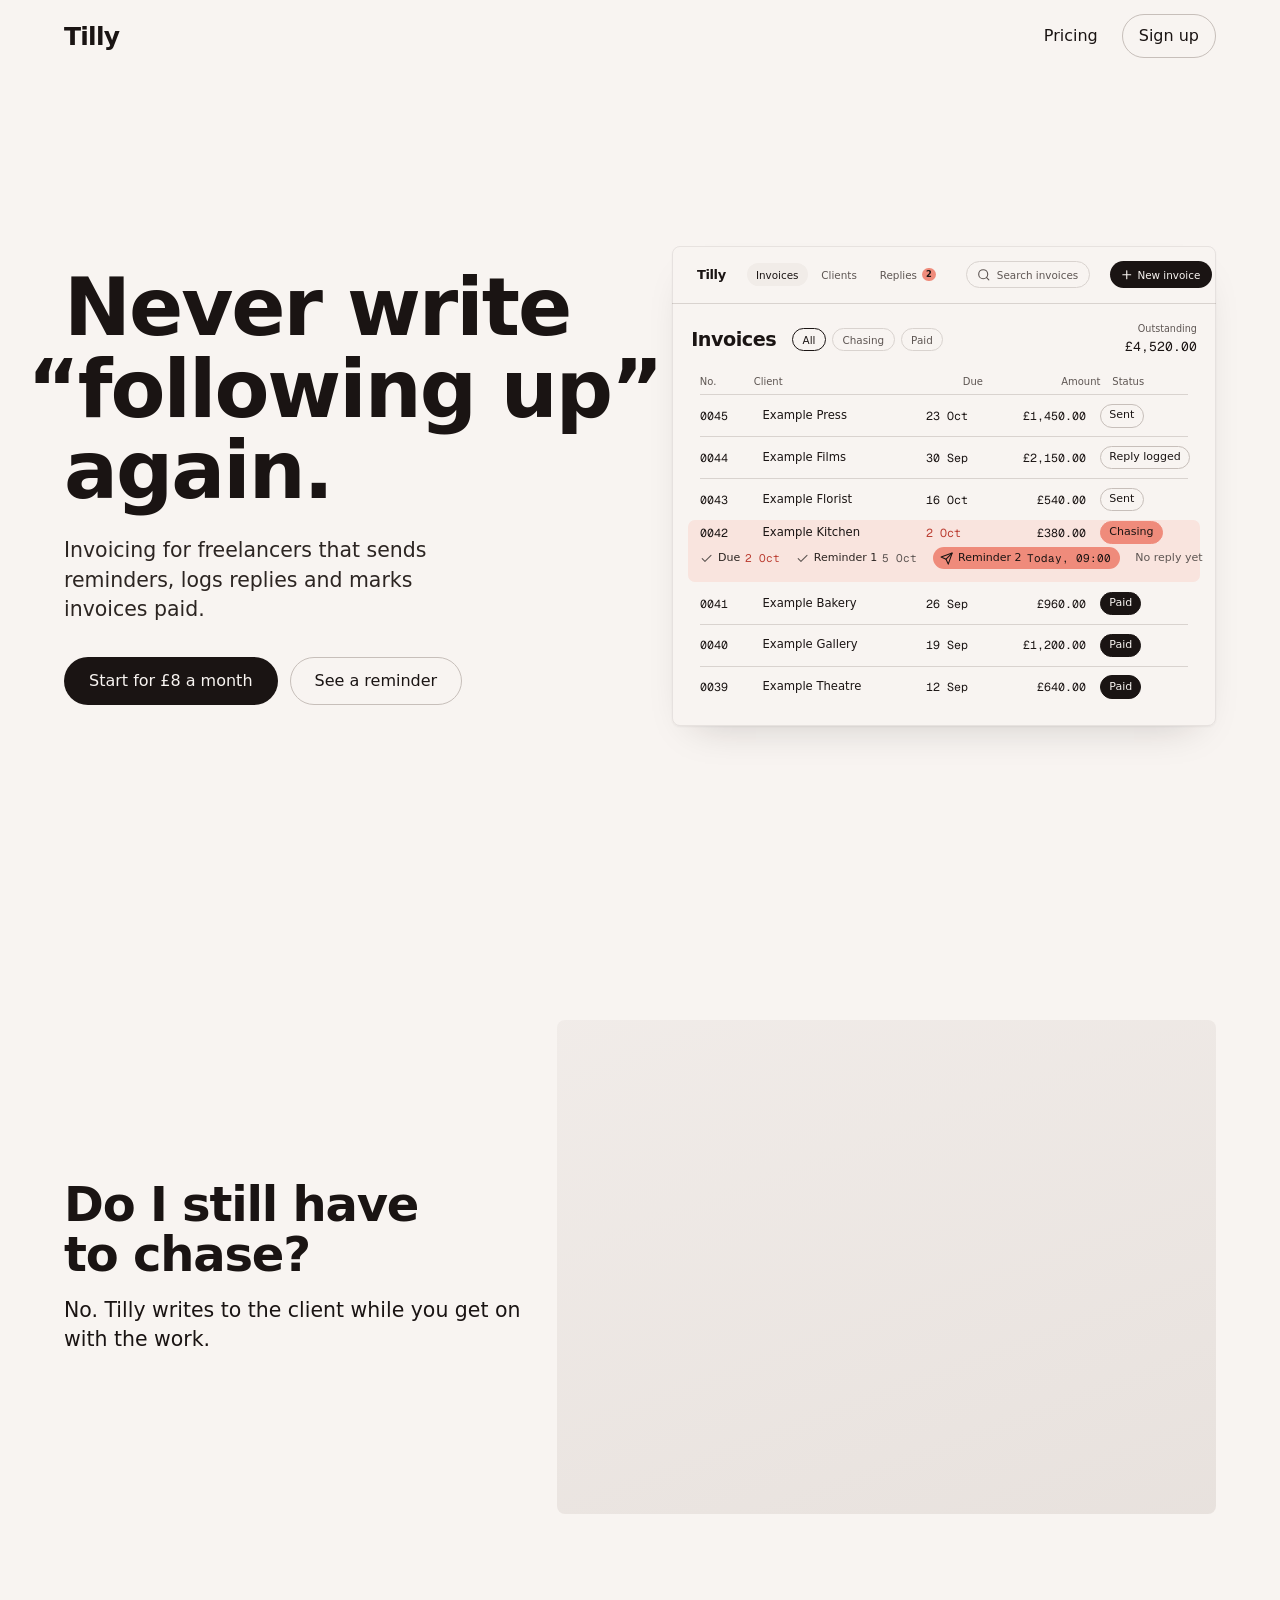
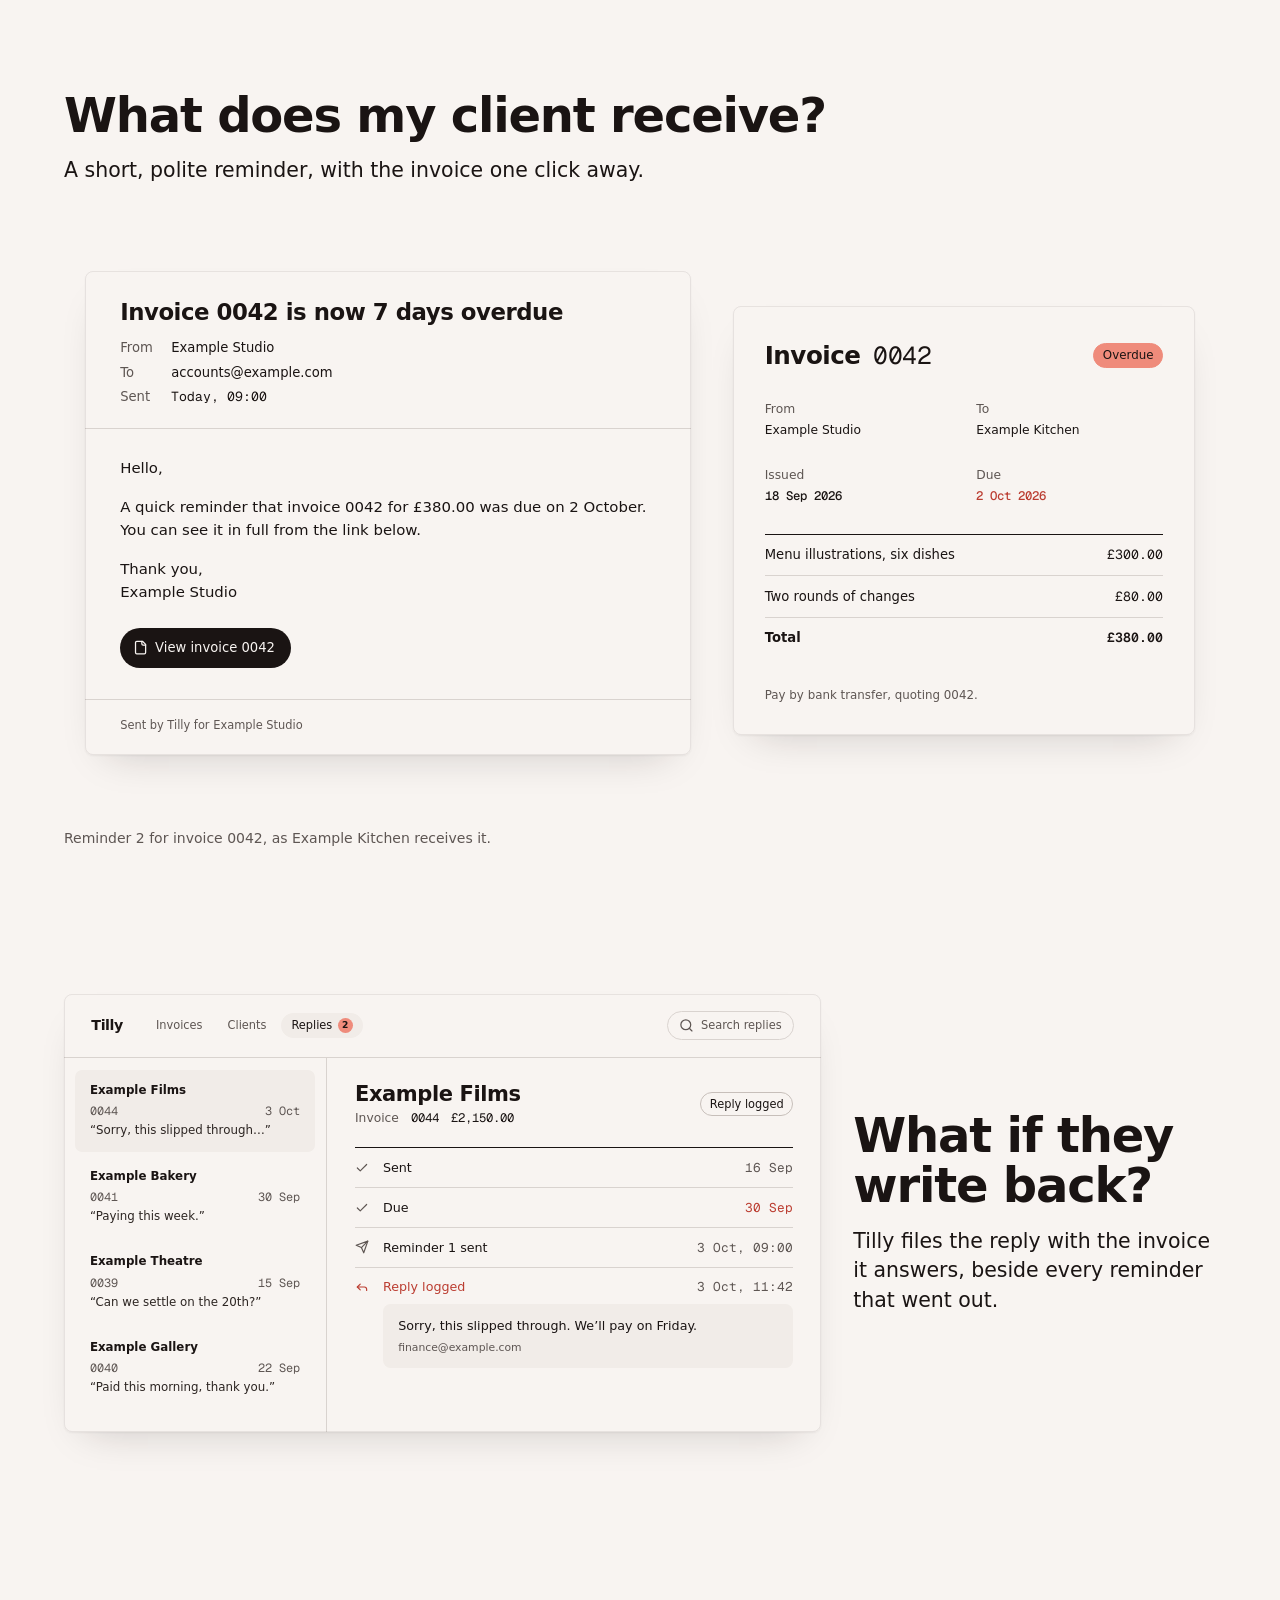
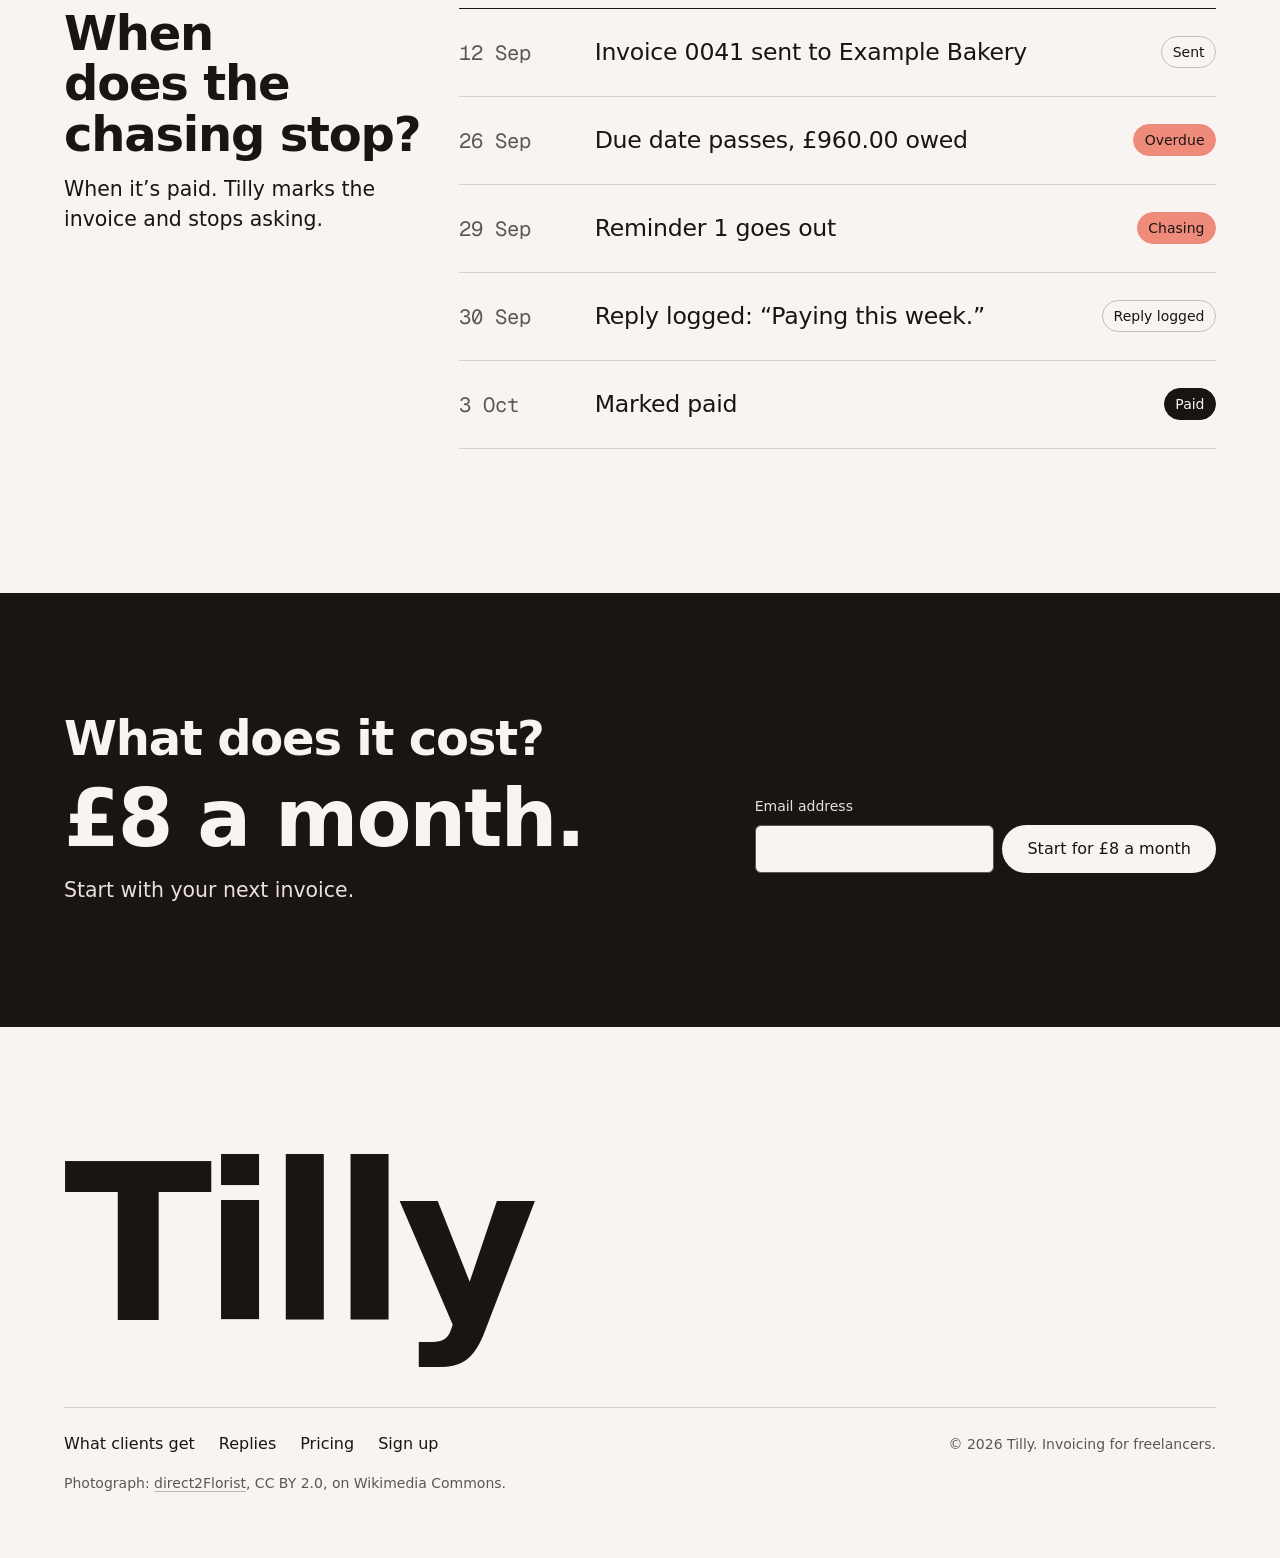
<file: .claude/skills/hallmark/scripts/fixtures/exemplars/modern-minimal.html>
<!doctype html>
<html lang="en-GB">
<head>
<meta charset="utf-8">
<meta name="viewport" content="width=device-width, initial-scale=1">
<title>Tilly, invoicing that chases late payments for you</title>
<meta name="description" content="Tilly is invoicing for freelancers that sends the reminders, logs the replies and marks invoices paid, for 8 pounds a month.">
<link rel="preconnect" href="https://api.fontshare.com" crossorigin>
<link rel="preconnect" href="https://fonts.googleapis.com">
<link rel="preconnect" href="https://fonts.gstatic.com" crossorigin>
<link href="https://api.fontshare.com/v2/css?f[]=general-sans@400,500,600&amp;display=swap" rel="stylesheet">
<link href="https://fonts.googleapis.com/css2?family=Geist+Mono:wght@400&amp;display=swap" rel="stylesheet">
<style>
/* Hallmark · job: sign up · shape: Conversational FAQ, opened by the product · genre: modern-minimal · theme: Coral (by request)
 * hero: Settled · nav: edge-aligned, the wordmark at the left, one link and one outlined pill at the right · footer: mast, the wordmark large over the links · imagery: product sample in hero, demo-2 and demo-3, photographs library 1 muted sepia=8 · signature: invoice 0042 being chased, live in the hero
 * axes: light/grotesk-sans/warm · posture: restrained · contrast: pass · fold: pass · v2.0.0 */
/* Hallmark · pre-emit critique: P4 H4 E4 S5 R4 V5 · weakest: E, the built screens must read as one product at every width, so every inner length is in em on a container-unit base, the screens scale as a whole and re-lay themselves on a phone */
/* Hallmark · hero-review: subagent · fix · 5 findings · 5 resolved · finish-review: in-thread, the subagent limit was reached · ship · 1 finding · 1 resolved · gap: none */
:root {
  color-scheme: light;
  --space-3xs: 2px; --space-2xs: 4px; --space-xs: 8px; --space-sm: 12px; --space-md: 16px; --space-lg: 24px; --space-xl: 40px; --space-2xl: 64px; --space-3xl: 96px; --space-4xl: 144px;
  --text-xs: 0.8125rem; --text-sm: 0.875rem; --text-md: 1rem; --text-lg: 1.25rem; --text-xl: 1.5625rem; --text-2xl: 1.953rem; --text-3xl: 2.441rem;
  --text-display-s: clamp(2.25rem, 4vw + 0.5rem, 3.75rem); --text-display: clamp(2.75rem, 5vw + 1rem, 5.25rem);
  --text-section: clamp(2rem, 2.5vw + 1rem, 3.5rem); --text-title: clamp(1.25rem, 0.75vw + 0.875rem, 1.625rem); --text-lead: clamp(1.125rem, 0.35vw + 1rem, 1.375rem);
  --ease-out: cubic-bezier(0.16, 1, 0.3, 1); --ease-in: cubic-bezier(0.7, 0, 0.84, 0); --ease-in-out: cubic-bezier(0.65, 0, 0.35, 1);
  --dur-micro: 120ms; --dur-short: 220ms; --dur-long: 420ms;
  --color-error: oklch(52% 0.19 27); --color-success: oklch(50% 0.12 150);
  --container: 1440px; --gutter: 64px; --gap-columns: 32px; --section-gap-s: 120px; --section-gap: 144px; --section-gap-l: 176px;
  --z-base: 1; --z-raised: 10; --z-dropdown: 100; --z-sticky: 200; --z-sticky-nav: 300; --z-modal: 400; --z-toast: 500; --z-tooltip: 600;
  --color-paper: oklch(97% 0.006 55); --color-paper-2: oklch(94.5% 0.007 55); --color-paper-3: oklch(91.5% 0.009 55);
  --color-ink: oklch(20% 0.010 35); --color-ink-2: oklch(27% 0.012 40); --color-muted: oklch(46% 0.012 45);
  --color-rule: oklch(87% 0.009 55); --color-rule-2: oklch(81% 0.011 55);
  --color-accent: oklch(74% 0.125 30); --color-accent-ink: oklch(20% 0.010 35); --color-accent-2: oklch(54% 0.165 29); --color-focus: oklch(54% 0.17 30);
  --font-display: "General Sans", ui-sans-serif, system-ui, sans-serif; --font-body: var(--font-display);
  --font-outlier: "Geist Mono", ui-monospace, monospace;
  --radius-card: 8px; --radius-input: 6px; --radius-pill: 999px; --rule-hair: 1px;
  --shadow-card: 0 1px 2px oklch(20% 0.01 35 / 0.05);
  --shadow-lift: 0 1px 2px oklch(20% 0.01 35 / 0.05), 0 18px 40px -22px oklch(20% 0.01 35 / 0.22);
  --tracking-display: -0.025em; --display-weight: 600;
}
*, *::before, *::after { box-sizing: border-box; }
html, body { overflow-x: clip; }
html { scrollbar-color: var(--color-muted) var(--color-paper); scroll-padding-top: var(--space-3xl); }
body { margin: 0; background: var(--color-paper); color: var(--color-ink); font-family: var(--font-body); font-size: var(--text-md); line-height: 1.55; -webkit-font-smoothing: antialiased; caret-color: var(--color-accent); }
::selection { background: color-mix(in oklab, var(--color-accent) 35%, transparent); }
:focus-visible { outline: 2px solid var(--color-focus); outline-offset: 2px; }
a { color: inherit; text-decoration-thickness: 1px; text-underline-offset: 0.16em; }
h1, h2, h3 { margin: 0; font-family: var(--font-display); font-weight: var(--display-weight, 700); font-synthesis: none; letter-spacing: var(--tracking-display); line-height: 1.05; overflow-wrap: break-word; min-width: 0; text-wrap: balance; }
h1 { max-width: 20ch; font-size: var(--text-display); } h2 { max-width: 30ch; font-size: var(--text-section); } h3 { max-width: 40ch; font-size: var(--text-title); line-height: 1.2; }
.lead { font-size: var(--text-lead); line-height: 1.45; max-width: 52ch; }
p { margin: 0; text-wrap: pretty; }
p:not([class]) { max-width: 65ch; }
img, video { max-width: 100%; height: auto; display: block; }
svg { display: block; }
[hidden] { display: none !important; }
button, input, select, textarea { font: inherit; }
.container { width: 100%; max-width: var(--container); margin-inline: auto; padding-inline: var(--gutter); box-sizing: border-box; }
.num, .figure, td.num { font-variant-numeric: tabular-nums; }
.visually-hidden { position: absolute; width: 1px; height: 1px; overflow: hidden; clip-path: inset(50%); white-space: nowrap; }
[data-slot] { position: relative; overflow: hidden; background: linear-gradient(160deg, var(--color-paper-2, var(--color-paper)), var(--color-paper-3, var(--color-paper))); }
[data-slot] > img { position: absolute; inset: 0; width: 100%; height: 100%; object-fit: cover; z-index: 1; }
[data-slot]:has(> img) > :not(img):not([data-keep]) { display: none !important; }
@media (max-width: 60rem) { :root { --gutter: 24px; --section-gap-s: 80px; --section-gap: 96px; --section-gap-l: 120px; } }
@media (max-width: 40rem) { :root { --gutter: 16px; --section-gap-s: 56px; --section-gap: 72px; --section-gap-l: 96px; --gap-columns: 16px; } }
@media (prefers-reduced-motion: reduce) { *:not(.keep-motion), *:not(.keep-motion)::before, *:not(.keep-motion)::after { animation-duration: 0.01ms !important; animation-iteration-count: 1 !important; transition-duration: 0.01ms !important; scroll-behavior: auto !important; } }
/* photographs: muted sepia=8 */
[data-slot] > img { filter: saturate(0.65) contrast(0.97) sepia(0.08); }
:root { --nav-h: 72px; --app-line: color-mix(in oklab, var(--color-ink) 8%, transparent); }

/* Chrome */
.skip { position: absolute; left: var(--space-md); top: calc(-1 * var(--space-3xl)); z-index: var(--z-toast); padding: var(--space-xs) var(--space-md); border-radius: var(--radius-input); background: var(--color-ink); color: var(--color-paper); }
.skip:focus-visible { top: var(--space-md); }

.site__in { display: flex; align-items: center; justify-content: space-between; gap: var(--space-lg); min-height: var(--nav-h); }
.wordmark { font: var(--display-weight) var(--text-xl)/1 var(--font-display); letter-spacing: -0.03em; text-decoration: none; color: var(--color-ink); }
.site__nav { display: flex; align-items: center; gap: var(--space-lg); }
.site__link { font-weight: 500; text-decoration: none; text-decoration-color: transparent; transition: text-decoration-color var(--dur-short) var(--ease-out); }
.site__link:hover { text-decoration: underline; text-decoration-color: var(--color-accent-2); text-underline-offset: 0.3em; }
.wordmark:focus-visible, .site__link:focus-visible { outline: 2px solid var(--color-focus); outline-offset: var(--space-2xs); border-radius: var(--space-3xs); }

/* Controls: the ink pill and the outlined pill */
.btn { display: inline-flex; align-items: center; justify-content: center; gap: var(--space-xs); min-height: 48px; padding: 0 var(--space-lg); border: 1px solid transparent; border-radius: var(--radius-pill); font: 500 var(--text-md)/1 var(--font-body); white-space: nowrap; text-decoration: none; cursor: pointer; transition: background-color var(--dur-short) var(--ease-out), border-color var(--dur-short) var(--ease-out), transform var(--dur-micro) var(--ease-out); }
.btn--primary { background: var(--color-ink); color: var(--color-paper); }
.btn--primary:hover { background: var(--color-ink-2); }
.btn--secondary { border-color: var(--color-rule-2); background: transparent; color: var(--color-ink); }
.btn--secondary:hover { border-color: var(--color-ink); }
.btn--sm { min-height: 44px; padding: 0 var(--space-md); }
.btn:active { transform: translateY(1px); }
.btn:focus-visible { outline: 2px solid var(--color-focus); outline-offset: 2px; }
.btn:disabled, .btn[aria-disabled="true"] { opacity: 0.55; cursor: not-allowed; transform: none; }
.btn[aria-busy="true"] { cursor: progress; }

/* Hero: Settled, the text on one half and the product on the other */
.hero { display: grid; align-items: center; min-height: calc(100dvh - var(--nav-h)); padding-block: var(--space-xl); box-sizing: border-box; }
.hero__grid { display: grid; grid-template-columns: minmax(0, 1fr) minmax(0, 1fr); column-gap: var(--space-2xl); align-items: center; }
.hero__text { display: grid; gap: var(--space-lg); justify-items: start; }
.hero h1 { max-width: none; line-height: 1.02; }
.hang { margin-left: -0.46em; }
.hero .lead { max-width: 34ch; color: var(--color-ink-2); }
.actions { display: flex; flex-wrap: wrap; gap: var(--space-sm); margin-top: var(--space-xs); }

/* The built product: one picture that scales as a whole; every inner length is in em of a design pixel times ten */
.slot { margin: 0; container-type: inline-size; }
.lifted { border-radius: var(--radius-card); box-shadow: var(--shadow-lift); outline: 1px solid var(--app-line); outline-offset: -1px; }
.app[data-slot] { background: var(--color-paper); }
.app--hero { aspect-ratio: 68 / 60; }
.ui { height: 100%; display: flex; flex-direction: column; font-size: calc(100cqi / 68); color: var(--color-ink); line-height: 1.35; }
.ui svg { width: 1.6em; height: 1.6em; flex-shrink: 0; fill: none; stroke: currentColor; stroke-width: 2; stroke-linecap: round; stroke-linejoin: round; }
.fig { font-family: var(--font-outlier); font-weight: 400; font-variant-numeric: tabular-nums; }

.ui__bar { display: flex; align-items: center; gap: 2em; height: 5.6em; padding: 0 2.4em; border-bottom: 1px solid var(--color-rule); font-size: 1.3em; font-weight: 500; }
.ui__bar svg { width: 1.3em; height: 1.3em; }
.ui__mark { font-weight: 600; font-size: 1.25em; letter-spacing: -0.03em; }
.ui__chips { display: flex; gap: 0.4em; }
.ui__chip { display: inline-flex; align-items: center; gap: 0.5em; padding: 0.45em 0.9em; border-radius: var(--radius-pill); color: var(--color-muted); }
.ui__chip.is-on { background: var(--color-paper-2); color: var(--color-ink); }
.ui__badge { display: inline-grid; place-items: center; min-width: 1.6em; height: 1.6em; padding: 0 0.4em; border-radius: var(--radius-pill); background: var(--color-accent); color: var(--color-accent-ink); font-size: 0.8em; font-weight: 600; box-sizing: border-box; }
.ui__input { display: inline-flex; align-items: center; gap: 0.6em; white-space: nowrap; margin-left: auto; height: 2.6em; padding: 0 1em; border: 1px solid var(--color-rule); border-radius: var(--radius-pill); color: var(--color-muted); font-weight: 400; }
.ui__control { display: inline-flex; align-items: center; gap: 0.4em; white-space: nowrap; height: 2.6em; padding: 0 1.1em 0 0.9em; border-radius: var(--radius-pill); background: var(--color-ink); color: var(--color-paper); }

.ui__head { display: flex; align-items: center; gap: 2em; padding: 2.4em 2.4em 1.6em; }
.ui__title { font-size: 2.4em; font-weight: 600; letter-spacing: -0.025em; line-height: 1; }
.ui__tags { display: flex; gap: 0.6em; font-size: 1.3em; font-weight: 500; }
.ui__tag { padding: 0.35em 0.9em; border: 1px solid var(--color-rule); border-radius: var(--radius-pill); color: var(--color-muted); }
.ui__tag.is-on { border-color: var(--color-ink); color: var(--color-ink); }
.ui__owed { display: grid; gap: 0.2em; margin-left: auto; text-align: right; font-size: 1.2em; font-weight: 500; color: var(--color-muted); }
.ui__owed b { font-size: 1.35em; color: var(--color-ink); }

.ledger { padding: 0 2.4em; font-size: 1.45em; }
.ledger__row { display: grid; grid-template-columns: 4.2em minmax(0, 1fr) 5.2em 7.4em 7.6em; align-items: center; column-gap: 1.2em; min-height: 3.6em; border-top: 1px solid var(--color-rule); }
.ledger__row--head { min-height: 2.6em; border-top: 0; font-size: 0.86em; font-weight: 500; color: var(--color-muted); }
.ledger__row .r { text-align: right; }
.ledger__row .late { color: var(--color-accent-2); }
.ledger__row.is-open { margin: 0 -1em; padding: 0 1em; border-radius: 0.6em; border-top-color: transparent; background: color-mix(in oklab, var(--color-accent) 16%, var(--color-paper)); }
.ledger__row.is-open + .ledger__row { border-top-color: transparent; }
.status { display: inline-block; padding: 0.3em 0.75em; border: 1px solid var(--color-rule-2); border-radius: var(--radius-pill); font-size: 0.95em; font-style: normal; font-weight: 500; white-space: nowrap; }
.status--late { border-color: var(--color-accent); background: var(--color-accent); color: var(--color-accent-ink); }
.status--done { border-color: var(--color-ink); background: var(--color-ink); color: var(--color-paper); }

.chase { grid-column: 1 / -1; display: flex; align-items: center; gap: 1.4em; padding: 0.3em 0 1.2em; font-size: 0.95em; font-weight: 500; white-space: nowrap; }
.chase__status { display: inline-flex; align-items: center; gap: 0.45em; flex-shrink: 0; color: var(--color-ink-2); }
.chase__status svg { width: 1.2em; height: 1.2em; color: var(--color-muted); }
.chase__status b { font-weight: 400; color: var(--color-muted); }
.chase__status.is-late b { color: var(--color-accent-2); }
.chase__status.is-now { padding: 0.3em 0.85em 0.3em 0.65em; border-radius: var(--radius-pill); background: var(--color-accent); color: var(--color-accent-ink); }
.chase__status.is-now svg { color: var(--color-accent-ink); }
.chase__status.is-now b { color: var(--color-accent-ink); }
.chase__note { margin-left: auto; color: var(--color-muted); font-weight: 400; }

/* The questions, in the order a freelancer asks them */
.q--work { padding-top: var(--section-gap-s); }
.q--receive { padding-top: var(--section-gap-l); }
.q--replies { padding-top: var(--section-gap); }
.q--paid { padding-block: var(--section-gap-l) var(--section-gap); }
.q__head { display: grid; gap: var(--space-md); margin-bottom: var(--space-2xl); }
.split, .rows, .band__grid { display: grid; grid-template-columns: repeat(12, minmax(0, 1fr)); column-gap: var(--gap-columns); }
.split { align-items: center; }
.split__text { display: grid; gap: var(--space-md); align-content: center; }
.split--work .split__text { grid-column: 1 / span 5; }
.split--work .photo { grid-column: 6 / span 7; }
.split--replies .app--replies { grid-column: 1 / span 8; }
.split--replies .split__text { grid-column: 9 / span 4; }

.photo { margin: 0; aspect-ratio: 4 / 3; border-radius: var(--radius-card); }
.photo > img { border-radius: inherit; outline: 1px solid color-mix(in oklab, var(--color-ink) 6%, transparent); outline-offset: -1px; }

/* The client's side: the reminder and the invoice it links to, straight on the paper */
.showcase { margin: 0; }
.showcase figcaption { margin-top: var(--space-md); font-size: var(--text-sm); font-weight: 500; color: var(--color-muted); }
.client { aspect-ratio: 1312 / 640; }
.client[data-slot] { background: var(--color-paper); }
.client__in { height: 100%; box-sizing: border-box; display: flex; align-items: flex-start; gap: 4.8em; padding: 2.4em; font-size: calc(100cqi / 131.2); color: var(--color-ink); line-height: 1.4; }
.doc { background: var(--color-paper); border-radius: var(--radius-card); box-shadow: var(--shadow-lift); outline: 1px solid var(--app-line); outline-offset: -1px; }
.doc p { margin: 0; max-width: none; }
.mail { display: grid; flex: 76 1 0; min-width: 0; }
.mail__head { display: grid; gap: 1.6em; padding: 3.2em 4em 2.4em; border-bottom: 1px solid var(--color-rule); }
.mail__subject { font-size: 2.6em; font-weight: 600; letter-spacing: -0.02em; line-height: 1.15; }
.mail__meta { display: grid; grid-template-columns: auto minmax(0, 1fr); gap: 0.45em 1.4em; font-size: 1.5em; }
.mail__meta span:nth-child(odd) { color: var(--color-muted); }
.mail__body { display: grid; gap: 1.8em; padding: 3.2em 4em 3.6em; line-height: 1.55; }
.mail__body p { font-size: 1.7em; }
.mail__link { justify-self: start; display: inline-flex; align-items: center; gap: 0.5em; margin-top: 0.6em; padding: 0.75em 1.25em 0.75em 1em; border-radius: var(--radius-pill); background: var(--color-ink); color: var(--color-paper); font-size: 1.5em; font-weight: 500; }
.doc svg { width: 1.15em; height: 1.15em; fill: none; stroke: currentColor; stroke-width: 2; stroke-linecap: round; stroke-linejoin: round; }
.mail__foot { padding: 2em 4em 2.4em; border-top: 1px solid var(--color-rule); color: var(--color-muted); }
.mail__foot span { font-size: 1.3em; }
.inv { display: grid; flex: 50 1 0; min-width: 0; gap: 3.2em; padding: 3.6em; margin-top: 4em; }
.inv__top { display: flex; align-items: center; justify-content: space-between; }
.inv__title { font-size: 2.8em; font-weight: 600; letter-spacing: -0.02em; }
.inv__title b { margin-left: 0.2em; }
.inv .status { font-size: 1.35em; }
.inv__parties, .inv__dates { display: flex; gap: 2em; font-size: 1.4em; color: var(--color-muted); }
.inv__parties span, .inv__dates span { flex: 1 1 0; display: grid; gap: 0.3em; }
.inv__parties b, .inv__dates b { color: var(--color-ink); font-weight: 500; }
.inv__dates b.late, .thread__steps b.late { color: var(--color-accent-2); }
.inv__lines { display: grid; grid-template-columns: minmax(0, 1fr) auto; font-size: 1.5em; border-top: 1px solid var(--color-ink); }
.inv__lines span { padding: 0.85em 0; border-bottom: 1px solid var(--color-rule); }
.inv__lines .fig { text-align: right; }
.inv__lines .inv__total { border-bottom: 0; font-weight: 600; }
.inv__pay { font-size: 1.35em; color: var(--color-muted); }

/* The replies screen */
.app--replies { aspect-ratio: 864 / 500; }
.app--replies .ui { font-size: calc(100cqi / 86.4); }
.inbox { flex: 1; display: grid; grid-template-columns: 30em minmax(0, 1fr); min-height: 0; }
.inbox__list { display: grid; align-content: start; gap: 0.4em; padding: 1.4em 1.2em; border-right: 1px solid var(--color-rule); }
.inbox__item { display: grid; grid-template-columns: minmax(0, 1fr) auto; gap: 0.35em 1em; padding: 1.1em 1.3em; border-radius: 0.6em; font-size: 1.35em; }
.inbox__item b { font-weight: 600; }
.inbox__item .fig { grid-row: 2; color: var(--color-muted); }
.inbox__date { grid-column: 2; grid-row: 1; color: var(--color-muted); }
.inbox__line { grid-column: 1 / -1; color: var(--color-ink-2); white-space: nowrap; overflow: hidden; text-overflow: ellipsis; }
.inbox__item.is-on { background: var(--color-paper-2); }
.thread { display: grid; align-content: start; gap: 2.4em; padding: 2.8em 3.2em; }
.thread__head { display: grid; grid-template-columns: minmax(0, 1fr) auto; align-items: center; gap: 0.5em 1em; }
.thread__who { font-size: 2.4em; font-weight: 600; letter-spacing: -0.02em; line-height: 1.1; }
.thread__what { grid-row: 2; display: flex; gap: 1em; font-size: 1.4em; color: var(--color-muted); }
.thread__what b { color: var(--color-ink); font-weight: 400; }
.thread__head .status { grid-row: 1 / span 2; grid-column: 2; font-size: 1.3em; }
.thread__steps { list-style: none; margin: 0; padding: 0; font-size: 1.45em; border-top: 1px solid var(--color-ink); }
.thread__steps li { display: grid; grid-template-columns: 1.4em minmax(0, 1fr) auto; align-items: center; column-gap: 0.8em; padding: 0.85em 0; border-bottom: 1px solid var(--color-rule); }
.thread__steps svg { width: 1.1em; height: 1.1em; color: var(--color-muted); }
.thread__steps b { font-weight: 400; color: var(--color-muted); }
.thread__steps .is-reply { border-bottom: 0; }
.thread__steps .is-reply svg, .thread__steps .is-reply span { color: var(--color-accent-2); }
.thread__quote { grid-column: 2 / -1; margin: 0.7em 0 0; padding: 1em 1.2em; border-radius: 0.6em; background: var(--color-paper-2); }
.thread__quote p { margin: 0; color: var(--color-ink); line-height: 1.45; }
.thread__quote cite { display: block; margin-top: 0.5em; font-size: 0.85em; font-style: normal; color: var(--color-muted); }

/* One invoice from sent to paid, as rows */
.rows { align-items: start; }
.rows__head { grid-column: 1 / span 4; display: grid; gap: var(--space-md); }
.life { grid-column: 5 / span 8; margin: 0; padding: 0; list-style: none; border-top: 1px solid var(--color-ink); }
.life li { display: grid; grid-template-columns: 6.5rem minmax(0, 1fr) auto; align-items: center; column-gap: var(--gap-columns); min-height: 88px; border-bottom: 1px solid var(--color-rule); }
.life__date { font-size: var(--text-lead); color: var(--color-muted); }
.life__what { font-size: var(--text-title); font-weight: 500; letter-spacing: -0.01em; line-height: 1.25; }
.life .status { font-size: var(--text-sm); }

/* The price, on the one ink band */
.band { padding-block: var(--section-gap-s); background: var(--color-ink); color: var(--color-paper); }
.band__grid { align-items: end; }
.band__text { grid-column: 1 / span 7; display: grid; gap: var(--space-md); }
.band h2 { color: var(--color-paper); }
.price { font: var(--display-weight) var(--text-display)/1 var(--font-display); letter-spacing: var(--tracking-display); font-variant-numeric: tabular-nums; color: var(--color-paper); }
.band__line { font-size: var(--text-lead); color: var(--color-paper-3); }
.signup { grid-column: 8 / span 5; display: grid; gap: var(--space-xs); min-width: 0; }
.signup label { font-size: var(--text-sm); font-weight: 500; color: var(--color-paper-3); }
.signup__row { display: flex; flex-wrap: wrap; gap: var(--space-xs); }
.signup input { flex: 1 1 12rem; min-width: 0; width: 100%; height: 48px; padding: 0 var(--space-md); border: 1px solid var(--color-muted); border-radius: var(--radius-input); background: var(--color-paper); color: var(--color-ink); font-size: var(--text-md); outline: 2px solid transparent; outline-offset: -3px; transition: background-color var(--dur-short) var(--ease-out); }
.signup input:hover { background: var(--color-paper-2); }
.signup input:focus-visible { outline-color: var(--color-focus); }
.signup input[aria-invalid] { border-color: var(--color-error); }
.signup input:disabled { opacity: 0.55; cursor: not-allowed; }
.signup__help { min-height: 1lh; margin-top: var(--space-2xs); font-size: var(--text-sm); color: var(--color-paper-3); }
.btn--invert { background: var(--color-paper); color: var(--color-ink); }
.btn--invert:hover { background: var(--color-paper-2); }

/* The mast */
.mast { padding-block: var(--section-gap-s) var(--space-2xl); }
.mast__mark { margin-bottom: var(--space-2xl); font: var(--display-weight) clamp(7rem, 17vw, 15rem)/0.9 var(--font-display); letter-spacing: -0.045em; color: var(--color-ink); }
.mast__row { display: flex; flex-wrap: wrap; align-items: baseline; justify-content: space-between; gap: var(--space-lg); padding-top: var(--space-lg); border-top: 1px solid var(--color-rule); }
.mast__links { display: flex; flex-wrap: wrap; gap: var(--space-lg); }
.mast__links a { font-weight: 500; text-decoration-color: transparent; text-underline-offset: 0.3em; transition: text-decoration-color var(--dur-short) var(--ease-out); }
.mast__links a:hover { text-decoration-color: var(--color-accent-2); }
.mast__links a:focus-visible { outline: 2px solid var(--color-focus); outline-offset: var(--space-2xs); border-radius: var(--space-3xs); }
.mast__legal { font-size: var(--text-sm); color: var(--color-muted); }
.mast__credit { margin-top: var(--space-md); font-size: var(--text-sm); line-height: 1.55; color: var(--color-muted); }
.mast__credit a { color: inherit; text-decoration: underline; text-decoration-thickness: 1px; text-underline-offset: 0.2em; text-decoration-color: color-mix(in oklab, currentColor 40%, transparent); }
.mast__credit a:hover { text-decoration-color: currentColor; }


@container (max-width: 40rem) {
  .client__in { font-size: calc(100cqi / 48); padding: 1.2em; }
  .inv, .inbox__list { display: none; }
  .app--replies .ui { font-size: calc(100cqi / 48); }
  .inbox { grid-template-columns: minmax(0, 1fr); }
  .thread { padding: 2em; }
}

@container (max-width: 30rem) {
  .ui { font-size: calc(100cqi / 40); }
  .ui__input, .ui__chip:nth-child(2), .ui__owed, .chase__note, .chase__status:nth-child(1) { display: none; }
  .ledger__row { grid-template-columns: minmax(0, 1fr) auto auto; }
  .ledger__row > :nth-child(1), .ledger__row > :nth-child(3), .ledger__row:nth-child(n+8) { display: none; }
  .chase { flex-wrap: wrap; row-gap: 0.6em; }
}
@media (max-width: 40rem) { .app--hero { aspect-ratio: 4 / 5; } .app--replies { aspect-ratio: 1 / 1; } .client { aspect-ratio: 5 / 7; } .hang { margin-left: -0.3em; } .life li { grid-template-columns: minmax(0, 1fr) auto; row-gap: var(--space-2xs); padding-block: var(--space-md); } .life__date { grid-column: 1 / -1; } }

@media (max-width: 60rem) {
  .hero { min-height: 0; padding-block: var(--space-xl) var(--space-3xl); }
  .hero__grid { grid-template-columns: minmax(0, 1fr); row-gap: var(--space-xl); }
  .split, .rows, .band__grid { grid-template-columns: minmax(0, 1fr); row-gap: var(--space-xl); }
  .split > *, .rows > *, .band__grid > *, .split--work .split__text, .split--work .photo, .split--replies .app--replies, .split--replies .split__text, .rows__head, .life, .band__text, .signup { grid-column: 1 / -1; }
  .split--replies .split__text { order: -1; }
  .life li { min-height: 72px; }
}
</style>
</head>
<body id="top">
<a class="skip" href="#main">Skip to content</a>

<header class="site">
  <div class="container site__in">
    <a class="wordmark" href="#top" aria-label="Tilly, back to the top">Tilly</a>
    <nav class="site__nav" aria-label="Page">
      <a class="site__link" href="#cost">Pricing</a>
      <a class="btn btn--secondary btn--sm" href="#start">Sign up</a>
    </nav>
  </div>
</header>

<main id="main">
  <section class="hero" aria-labelledby="hero-head">
    <div class="container hero__grid">
      <div class="hero__text">
        <h1 id="hero-head">Never write<br><span class="hang">“</span>following&nbsp;up”<br>again.</h1>
        <p class="lead">Invoicing for freelancers that sends reminders, logs replies and marks invoices paid.</p>
        <div class="actions">
          <a class="btn btn--primary" href="#start">Start for £8 a month</a>
          <a class="btn btn--secondary" href="#receive">See a reminder</a>
        </div>
      </div>

      <figure class="slot app app--hero lifted" data-slot="hero" data-alt="Your invoices screen, with one late invoice being chased" role="img" aria-label="The Tilly invoices screen: invoice 0042 for Example Kitchen, 380 pounds, due on 2 October, is being chased; its first reminder went on 5 October and the second this morning.">
        <div class="ui" aria-hidden="true">
          <div class="ui__bar">
            <span class="ui__mark">Tilly</span>
            <span class="ui__chips"><span class="ui__chip is-on">Invoices</span><span class="ui__chip">Clients</span><span class="ui__chip">Replies<b class="ui__badge">2</b></span></span>
            <span class="ui__input"><svg aria-hidden="true" viewBox="0 0 24 24"><circle cx="11" cy="11" r="8"/><path d="m21 21-4.3-4.3"/></svg>Search invoices</span>
            <span class="ui__control"><svg aria-hidden="true" viewBox="0 0 24 24"><path d="M5 12h14"/><path d="M12 5v14"/></svg>New invoice</span>
          </div>
          <div class="ui__head">
            <span class="ui__title">Invoices</span>
            <span class="ui__tags"><span class="ui__tag is-on">All</span><span class="ui__tag">Chasing</span><span class="ui__tag">Paid</span></span>
            <span class="ui__owed">Outstanding<b class="fig">£4,520.00</b></span>
          </div>
          <div class="ledger">
            <div class="ledger__row ledger__row--head"><span>No.</span><span>Client</span><span>Due</span><span class="r">Amount</span><span>Status</span></div>
            <div class="ledger__row"><span class="fig">0045</span><span>Example Press</span><span class="fig">23 Oct</span><span class="fig r">£1,450.00</span><span><i class="status">Sent</i></span></div>
            <div class="ledger__row"><span class="fig">0044</span><span>Example Films</span><span class="fig">30 Sep</span><span class="fig r">£2,150.00</span><span><i class="status">Reply logged</i></span></div>
            <div class="ledger__row"><span class="fig">0043</span><span>Example Florist</span><span class="fig">16 Oct</span><span class="fig r">£540.00</span><span><i class="status">Sent</i></span></div>
            <div class="ledger__row is-open">
              <span class="fig">0042</span><span>Example Kitchen</span><span class="fig late">2 Oct</span><span class="fig r">£380.00</span><span><i class="status status--late">Chasing</i></span>
              <div class="chase">
                <span class="chase__status is-done is-late"><svg aria-hidden="true" viewBox="0 0 24 24"><path d="M20 6 9 17l-5-5"/></svg>Due<b class="fig">2 Oct</b></span>
                <span class="chase__status is-done"><svg aria-hidden="true" viewBox="0 0 24 24"><path d="M20 6 9 17l-5-5"/></svg>Reminder 1<b class="fig">5 Oct</b></span>
                <span class="chase__status is-now"><svg aria-hidden="true" viewBox="0 0 24 24"><path d="m22 2-7 20-4-9-9-4Z"/><path d="M22 2 11 13"/></svg>Reminder 2<b class="fig">Today, 09:00</b></span>
                <span class="chase__note">No reply yet</span>
              </div>
            </div>
            <div class="ledger__row"><span class="fig">0041</span><span>Example Bakery</span><span class="fig">26 Sep</span><span class="fig r">£960.00</span><span><i class="status status--done">Paid</i></span></div>
            <div class="ledger__row"><span class="fig">0040</span><span>Example Gallery</span><span class="fig">19 Sep</span><span class="fig r">£1,200.00</span><span><i class="status status--done">Paid</i></span></div>
            <div class="ledger__row"><span class="fig">0039</span><span>Example Theatre</span><span class="fig">12 Sep</span><span class="fig r">£640.00</span><span><i class="status status--done">Paid</i></span></div>
          </div>
        </div>
      </figure>
    </div>
  </section>

  <section class="q q--work" id="chase" aria-labelledby="q1">
    <div class="container split split--work">
      <div class="split__text">
        <h2 id="q1">Do I still have to chase?</h2>
        <p class="lead">No. Tilly writes to the client while you get on with the work.</p>
      </div>
      <figure class="photo" data-slot="photo-1" data-alt="Your own work in progress: the desk, bench or studio you invoice from">
        <img src="https://upload.wikimedia.org/wikipedia/commons/thumb/5/5c/Florist_working.jpg/1280px-Florist_working.jpg" width="1920" height="1280" loading="lazy" decoding="async"
             style="object-position: 55% 45%" alt="Hands gathering green stems into a bouquet at a flower shop counter">
      </figure>
    </div>
  </section>

  <section class="q q--receive" id="receive" aria-labelledby="q2">
    <div class="container">
      <div class="q__head">
        <h2 id="q2">What does my client receive?</h2>
        <p class="lead">A short, polite reminder, with the invoice one click away.</p>
      </div>
      <figure class="showcase">
        <div class="slot client" data-slot="demo-2" data-alt="A reminder as your client receives it, beside the invoice it links to" role="img" aria-label="The second reminder for invoice 0042 as Example Kitchen receives it: a short email saying the 380 pounds was due on 2 October, with a link to the invoice, beside the invoice itself marked overdue.">
          <div class="client__in" aria-hidden="true">
            <div class="doc mail">
              <div class="mail__head">
                <p class="mail__subject">Invoice 0042 is now 7 days overdue</p>
                <div class="mail__meta">
                  <span>From</span><span>Example Studio</span>
                  <span>To</span><span>accounts@example.com</span>
                  <span>Sent</span><span class="fig">Today, 09:00</span>
                </div>
              </div>
              <div class="mail__body">
                <p>Hello,</p>
                <p>A quick reminder that invoice 0042 for £380.00 was due on 2 October. You can see it in full from the link below.</p>
                <p>Thank you,<br>Example Studio</p>
                <span class="mail__link"><svg aria-hidden="true" viewBox="0 0 24 24"><path d="M15 2H6a2 2 0 0 0-2 2v16a2 2 0 0 0 2 2h12a2 2 0 0 0 2-2V7Z"/><path d="M14 2v4a2 2 0 0 0 2 2h4"/></svg>View invoice 0042</span>
              </div>
              <p class="mail__foot"><span>Sent by Tilly for Example Studio</span></p>
            </div>
            <div class="doc inv">
              <div class="inv__top"><span class="inv__title">Invoice <b class="fig">0042</b></span><i class="status status--late">Overdue</i></div>
              <div class="inv__parties"><span>From<b>Example Studio</b></span><span>To<b>Example Kitchen</b></span></div>
              <div class="inv__dates"><span>Issued<b class="fig">18 Sep 2026</b></span><span>Due<b class="fig late">2 Oct 2026</b></span></div>
              <div class="inv__lines">
                <span>Menu illustrations, six dishes</span><span class="fig">£300.00</span>
                <span>Two rounds of changes</span><span class="fig">£80.00</span>
                <span class="inv__total">Total</span><span class="fig inv__total">£380.00</span>
              </div>
              <p class="inv__pay">Pay by bank transfer, quoting 0042.</p>
            </div>
          </div>
        </div>
        <figcaption>Reminder 2 for invoice 0042, as Example Kitchen receives it.</figcaption>
      </figure>
    </div>
  </section>

  <section class="q q--replies" id="replies" aria-labelledby="q3">
    <div class="container split split--replies">
      <figure class="slot app app--replies lifted" data-slot="demo-3" data-alt="Your replies screen, with a client's answer filed under its invoice" role="img" aria-label="The Tilly replies screen: Example Films answered the first reminder for invoice 0044 on 3 October, sorry, this slipped through, we will pay on Friday, and the reply sits in the invoice's history under that reminder.">
        <div class="ui" aria-hidden="true">
          <div class="ui__bar">
            <span class="ui__mark">Tilly</span>
            <span class="ui__chips"><span class="ui__chip">Invoices</span><span class="ui__chip">Clients</span><span class="ui__chip is-on">Replies<b class="ui__badge">2</b></span></span>
            <span class="ui__input"><svg aria-hidden="true" viewBox="0 0 24 24"><circle cx="11" cy="11" r="8"/><path d="m21 21-4.3-4.3"/></svg>Search replies</span>
          </div>
          <div class="inbox">
            <div class="inbox__list">
              <div class="inbox__item is-on"><b>Example Films</b><span class="fig">0044</span><span class="fig inbox__date">3 Oct</span><span class="inbox__line">“Sorry, this slipped through…”</span></div>
              <div class="inbox__item"><b>Example Bakery</b><span class="fig">0041</span><span class="fig inbox__date">30 Sep</span><span class="inbox__line">“Paying this week.”</span></div>
              <div class="inbox__item"><b>Example Theatre</b><span class="fig">0039</span><span class="fig inbox__date">15 Sep</span><span class="inbox__line">“Can we settle on the 20th?”</span></div>
              <div class="inbox__item"><b>Example Gallery</b><span class="fig">0040</span><span class="fig inbox__date">22 Sep</span><span class="inbox__line">“Paid this morning, thank you.”</span></div>
            </div>
            <div class="thread">
              <div class="thread__head">
                <span class="thread__who">Example Films</span>
                <span class="thread__what">Invoice <b class="fig">0044</b><b class="fig">£2,150.00</b></span>
                <i class="status">Reply logged</i>
              </div>
              <ol class="thread__steps">
                <li><svg aria-hidden="true" viewBox="0 0 24 24"><path d="M20 6 9 17l-5-5"/></svg><span>Sent</span><b class="fig">16 Sep</b></li>
                <li><svg aria-hidden="true" viewBox="0 0 24 24"><path d="M20 6 9 17l-5-5"/></svg><span>Due</span><b class="fig late">30 Sep</b></li>
                <li><svg aria-hidden="true" viewBox="0 0 24 24"><path d="m22 2-7 20-4-9-9-4Z"/><path d="M22 2 11 13"/></svg><span>Reminder 1 sent</span><b class="fig">3 Oct, 09:00</b></li>
                <li class="is-reply"><svg aria-hidden="true" viewBox="0 0 24 24"><polyline points="9 17 4 12 9 7"/><path d="M20 18v-2a4 4 0 0 0-4-4H4"/></svg><span>Reply logged</span><b class="fig">3 Oct, 11:42</b>
                  <blockquote class="thread__quote"><p>Sorry, this slipped through. We’ll pay on Friday.</p><cite>finance@example.com</cite></blockquote>
                </li>
              </ol>
            </div>
          </div>
        </div>
      </figure>
      <div class="split__text">
        <h2 id="q3">What if they write back?</h2>
        <p class="lead">Tilly files the reply with the invoice it answers, beside every reminder that went out.</p>
      </div>
    </div>
  </section>

  <section class="q q--paid" id="paid" aria-labelledby="q4">
    <div class="container rows">
      <div class="rows__head">
        <h2 id="q4">When does the chasing stop?</h2>
        <p class="lead">When it’s paid. Tilly marks the invoice and stops asking.</p>
      </div>
      <ol class="life" aria-label="Invoice 0041, from sent to paid">
        <li><span class="fig life__date">12 Sep</span><span class="life__what">Invoice 0041 sent to Example Bakery</span><i class="status">Sent</i></li>
        <li><span class="fig life__date">26 Sep</span><span class="life__what">Due date passes, £960.00 owed</span><i class="status status--late">Overdue</i></li>
        <li><span class="fig life__date">29 Sep</span><span class="life__what">Reminder 1 goes out</span><i class="status status--late">Chasing</i></li>
        <li><span class="fig life__date">30 Sep</span><span class="life__what">Reply logged: “Paying this week.”</span><i class="status">Reply logged</i></li>
        <li><span class="fig life__date">3 Oct</span><span class="life__what">Marked paid</span><i class="status status--done">Paid</i></li>
      </ol>
    </div>
  </section>

  <section class="band" id="cost" aria-labelledby="q5">
    <div class="container band__grid">
      <div class="band__text">
        <h2 id="q5">What does it cost?</h2>
        <p class="price">£8 a month.</p>
        <p class="band__line">Start with your next invoice.</p>
      </div>
      <form class="signup" id="start" data-endpoint="" novalidate>
        <label for="email">Email address</label>
        <div class="signup__row">
          <input id="email" name="email" type="email" autocomplete="email" inputmode="email" required aria-describedby="email-help">
          <button class="btn btn--invert" type="submit">Start for £8 a month</button>
        </div>
        <p class="signup__help" id="email-help" aria-live="polite"></p>
      </form>
    </div>
  </section>
</main>

<footer class="mast">
  <div class="container">
    <p class="mast__mark">Tilly</p>
    <div class="mast__row">
      <nav class="mast__links" aria-label="Footer">
        <a href="#receive">What clients get</a>
        <a href="#replies">Replies</a>
        <a href="#cost">Pricing</a>
        <a href="#start">Sign up</a>
      </nav>
      <p class="mast__legal">© 2026 Tilly. Invoicing for freelancers.</p>
    </div>
    <p class="mast__credit" data-credits>Photograph: <a href="https://commons.wikimedia.org/wiki/File:Florist_working.jpg">direct2Florist</a>, CC&nbsp;BY&nbsp;2.0, on Wikimedia Commons.</p>
  </div>
</footer>

<script>
window.hallmarkSlots = (m) => { for (const [k, v] of Object.entries(m)) { const s = document.querySelector(`[data-slot="${k}"]`); if (!s) continue; const im = new Image(); im.src = typeof v === 'string' ? v : v.src; im.alt = (typeof v === 'object' && v.alt) || s.dataset.alt || ''; s.querySelectorAll(':scope > img').forEach((o) => o.remove()); s.prepend(im); } };
document.querySelectorAll('[data-slot] > img').forEach((i) => { if (i.complete && !i.naturalWidth) i.remove(); else i.addEventListener('error', () => i.remove(), { once: true }); });
document.querySelectorAll('form[data-endpoint]').forEach((form) => {
  const input = form.querySelector('input'), help = form.querySelector('[aria-live]'), button = form.querySelector('button');
  form.addEventListener('submit', (e) => {
    e.preventDefault();
    const ok = input.checkValidity();
    input.toggleAttribute('aria-invalid', !ok);
    if (!ok) { help.textContent = 'That address looks incomplete. Write it as name@example.com.'; input.focus(); return; }
    if (!form.dataset.endpoint) { help.textContent = 'Nothing was sent: this form is not connected yet.'; return; }
    button.setAttribute('aria-busy', 'true');
    fetch(form.dataset.endpoint, { method: 'POST', body: new FormData(form) })
      .then((r) => { help.textContent = r.ok ? 'Thanks. Tilly will write to ' + input.value.trim() + '.' : 'That did not go through. Try again in a minute.'; })
      .catch(() => { help.textContent = 'That did not go through. Try again in a minute.'; })
      .finally(() => button.removeAttribute('aria-busy'));
  });
});
</script>
</body>
</html>
</file>
<file: site/style.css>
[hidden] { display: none !important; }
:root {
  --surface: #fcfcfb; --panel: #ffffff; --ink: #0b0b0b; --ink-2: #52514e; --muted: #8a8984; --line: #e3e2de;
  --accent: #2a78d6; --sparse: #eb6834; --rail: #6250d6; --nodata: #d6d5d0;
}
* { box-sizing: border-box; }
body { margin: 0; background: var(--surface); color: var(--ink); font: 15px/1.55 -apple-system, BlinkMacSystemFont, "Apple SD Gothic Neo", "Malgun Gothic", "Noto Sans KR", sans-serif; }
header, section, footer, .note, .summary { max-width: 1200px; margin-left: auto; margin-right: auto; padding: 0 16px; }
header { padding-top: 20px; }
h1 { font-size: 24px; margin: 0 0 4px; }
h2 { font-size: 18px; margin: 0; }
.sub { color: var(--ink-2); margin: 2px 0; }
a { color: var(--accent); }
.insights { margin-top: 14px; background: var(--panel); border: 1px solid var(--line); border-radius: 8px; padding: 12px 16px 6px; max-width: 1168px; }
.insights ul { margin: 6px 0 4px; padding-left: 18px; }
.insights li { margin: 4px 0; }
@media (max-width: 1200px) { .insights { margin-left: 16px; margin-right: 16px; } }
.controls { margin-top: 14px; margin-bottom: 10px; }
.controls .selects, .controls .opts { display: flex; flex-wrap: wrap; gap: 8px 18px; align-items: center; }
.controls .selects { margin-bottom: 8px; }
.layers { display: flex; flex-wrap: wrap; align-items: center; gap: 6px 18px; flex-basis: 100%; }
.layers summary { cursor: pointer; color: var(--ink-2); font-size: 14px; padding: 2px 10px; border: 1px solid var(--line); border-radius: 6px; background: var(--panel); list-style: none; }
.layers summary::-webkit-details-marker { display: none; }
.layers summary::after { content: " ▾"; font-size: 11px; }
.layers[open] summary::after { content: " ▴"; }
.controls label { color: var(--ink-2); }
select { font: inherit; padding: 4px 6px; border: 1px solid var(--line); border-radius: 6px; background: var(--panel); color: var(--ink); max-width: 100%; }
.chk { white-space: nowrap; }
.young { display: inline-flex; flex-wrap: wrap; gap: 4px 10px; align-items: center; white-space: normal; }
.young select { font-size: 13px; padding: 1px 2px; }
.mapwrap { position: relative; }
#map { height: 68vh; min-height: 420px; border: 1px solid var(--line); border-radius: 8px; }
.legend { position: absolute; left: 26px; bottom: 12px; background: rgba(255,255,255,.94); border: 1px solid var(--line); border-radius: 6px; padding: 8px 10px; font-size: 12px; color: var(--ink-2); max-width: 260px; max-height: calc(100% - 24px); overflow-y: auto; }
.legend[hidden], .legend-btn[hidden] { display: none; }
.legend .t { color: var(--ink); font-weight: 600; margin-bottom: 4px; display: flex; align-items: flex-start; gap: 6px; }
.legend .t span { flex: 1; }
.legend .bar { display: flex; margin: 2px 0 0; }
.legend .bar i { flex: 1; height: 10px; width: auto; border-radius: 0; }
.legend .bar-l { display: flex; justify-content: space-between; font-size: 10px; margin-bottom: 2px; }
.legend .row.wrap { flex-wrap: wrap; gap: 2px 8px; }
.legend .row.wrap span { display: inline-flex; align-items: center; gap: 4px; }
.legend-x { border: 0; background: none; padding: 0 2px; font-size: 16px; line-height: 1; color: var(--muted); cursor: pointer; }
.legend-btn { position: absolute; left: 26px; bottom: 12px; background: rgba(255,255,255,.94); box-shadow: 0 1px 3px rgba(0,0,0,.15); }
.more { margin: 2px 0 6px; }
.layers .grp { flex-basis: 100%; }
.layers .gh { color: var(--muted); font-size: 13px; min-width: 92px; }
.legend .row { display: flex; align-items: center; gap: 6px; }
.legend i { display: inline-block; width: 14px; height: 12px; border-radius: 2px; }
.legend i.pt { width: 9px; height: 9px; border-radius: 50%; }
.legend i.sq { width: 10px; height: 10px; border-radius: 2px; border: 1.5px solid #fff; outline: 1px solid var(--rail); }
.note { color: var(--muted); font-size: 13px; margin-top: 6px; margin-bottom: 6px; }
.summary { margin-top: 4px; margin-bottom: 18px; }
section { margin-bottom: 22px; }
.head { display: flex; align-items: center; gap: 10px; flex-wrap: wrap; margin-bottom: 4px; }
button, .btn { font: inherit; font-size: 13px; padding: 3px 10px; border: 1px solid var(--line); border-radius: 6px; background: var(--panel); color: var(--ink); cursor: pointer; text-decoration: none; }
.tablewrap { overflow-x: auto; max-height: 520px; overflow-y: auto; border: 1px solid var(--line); border-radius: 8px; }
table { border-collapse: collapse; width: 100%; font-size: 13px; font-variant-numeric: tabular-nums; }
th, td { padding: 5px 8px; border-bottom: 1px solid var(--line); text-align: right; white-space: nowrap; }
th { position: sticky; top: 0; background: #f4f3f0; cursor: pointer; color: var(--ink-2); font-weight: 600; }
th.on::after { content: " ▼"; font-size: 10px; }
th.on.asc::after { content: " ▲"; }
td:first-child, th:first-child, td.l, th.l { text-align: left; }
tbody tr { cursor: pointer; }
tbody tr:hover { background: #eef4fc; }
td.na { color: var(--muted); }
.maplibregl-popup-content { font-size: 13px; line-height: 1.5; }
.maplibregl-popup-content table { font-size: 12px; }
.maplibregl-popup-content td { padding: 2px 4px; border: 0; white-space: normal; vertical-align: top; }
.maplibregl-popup-content td:first-child { color: var(--ink-2); min-width: 96px; text-align: left; }
.maplibregl-popup-content td:last-child { overflow-wrap: anywhere; }
.maplibregl-popup-content table { width: 100%; border-collapse: collapse; }
/* the 읍면동 popup: opaque, scrolls inside itself instead of spilling over the map */
.maplibregl-popup-content { background: #fff; color: #1f1e1c; box-shadow: 0 2px 12px rgba(0,0,0,.25); }
.dong-pop .maplibregl-popup-content { max-height: min(42vh, 420px); overflow-y: auto; padding: 10px 12px; }
footer { color: var(--muted); font-size: 12px; padding-bottom: 30px; }
.tabs { display: flex; gap: 4px; margin-bottom: 10px; border-bottom: 1px solid var(--line); overflow-x: auto; }
.tabs a { padding: 6px 12px; color: var(--ink-2); text-decoration: none; border-bottom: 2px solid transparent; white-space: nowrap; font-size: 14px; }
.tabs a.on { color: var(--ink); border-bottom-color: var(--ink); font-weight: 600; }
.callout { margin-top: 12px; background: #fff6e8; border: 1px solid #f1c98c; border-radius: 8px; padding: 10px 14px; font-size: 14px; max-width: 1168px; }
.kpis { display: grid; grid-template-columns: repeat(5, 1fr); gap: 10px; margin-bottom: 12px; }
.kpi { background: var(--panel); border: 1px solid var(--line); border-radius: 8px; padding: 8px 12px; }
.kpi .kt { color: var(--ink-2); font-size: 13px; }
.kpi .kv { font-size: 22px; font-weight: 600; font-variant-numeric: tabular-nums; }
.charts { display: grid; grid-template-columns: repeat(2, 1fr); gap: 14px 28px; margin-top: 14px; }
.chart h3 { font-size: 15px; margin: 0 0 6px; }
.chart .bar { display: grid; grid-template-columns: 150px 1fr 48px; align-items: center; gap: 8px; font-size: 13px; padding: 2px 0; }
.chart .bl { color: var(--ink-2); white-space: nowrap; overflow: hidden; text-overflow: ellipsis; }
.chart .bt { background: transparent; height: 12px; }
.chart .bt i { display: block; height: 12px; background: #d4572a; border-radius: 0 4px 4px 0; min-width: 2px; }
.chart .bv { text-align: right; font-variant-numeric: tabular-nums; color: var(--ink); }
@media (max-width: 1200px) { .callout { margin-left: 16px; margin-right: 16px; } }
@media (max-width: 640px) {
  .kpis { grid-template-columns: repeat(3, 1fr); gap: 6px; }
  .kpi .kv { font-size: 18px; }
  .charts { grid-template-columns: 1fr; }
  .chart .bar { grid-template-columns: 110px 1fr 40px; }
  h1 { font-size: 20px; }
  .sub { font-size: 14px; }
  .insights { padding: 10px 12px 4px; font-size: 14px; }
  .controls .selects { display: grid; grid-template-columns: 1fr 1fr; gap: 6px 10px; }
  .controls .selects label { display: flex; flex-direction: column; font-size: 12px; gap: 2px; }
  .controls .selects select { width: 100%; font-size: 14px; }
  .controls .opts { gap: 6px 14px; font-size: 14px; }
  .layers { flex-basis: 100%; gap: 6px; }
  .layers .opts { flex-basis: 100%; }
  /* the map runs edge to edge; legend small and inside it */
  .mapwrap { padding: 0; }
  #map { height: 68vh; min-height: 380px; border-left: 0; border-right: 0; border-radius: 0; }
  .legend { left: 8px; bottom: 8px; max-width: 175px; max-height: calc(100% - 56px); font-size: 11px; padding: 6px 8px; line-height: 1.4; }
  .legend i { width: 12px; height: 10px; }
  .legend-btn { left: 8px; bottom: 8px; }
}
@media (min-width: 641px) {
  .layers summary { display: none; }  /* always open on wide screens */
}

/* tabs: the title with its question underneath */
.tabs a { display: flex; flex-direction: column; line-height: 1.25; }
.tabs a small { font-size: 11px; color: var(--muted); font-weight: 400; }
.tabs a.on small { color: var(--ink-2); }

/* 주목 지역 Top 10 */
.focus .head { display: flex; flex-wrap: wrap; gap: 6px 14px; align-items: center; justify-content: space-between; }
.focus .head h2 { margin: 0; }
.focus .head select { font-size: 13px; }
.focus-list { list-style: none; padding: 0; margin: 6px 0 8px; display: grid; grid-template-columns: repeat(auto-fill, minmax(260px, 1fr)); gap: 8px; }
.focus-list button { width: 100%; text-align: left; background: var(--surface); border: 1px solid var(--line); border-radius: 8px; padding: 8px 10px; cursor: pointer;
  display: grid; grid-template-columns: 26px 1fr; gap: 2px 6px; font: inherit; color: var(--ink); }
.focus-list button:hover { border-color: var(--ink-2); }
.focus-list .fr { grid-row: span 3; font-size: 18px; font-weight: 700; color: var(--ink-2); }
.focus-list .fn { font-weight: 600; }
.focus-list .fn small { font-weight: 400; color: var(--ink-2); }
.focus-list .fw { font-size: 12px; color: var(--ink-2); }
.focus-list .ft i { font-style: normal; font-size: 11px; border-radius: 4px; padding: 0 5px; margin-right: 4px; background: #eceae4; color: var(--ink-2); }
.focus-list .ft i.warn { background: #fde8e1; color: #9c3417; }
.focus-list .ft i.beam { background: #dde6fb; color: #1d4ed8; }

/* conclusion and basic facts at the top of 지역별 인사이트 */
.verdict { margin: 6px 0 8px; padding: 8px 10px; background: #f4f1fb; border-left: 3px solid #6250d6; border-radius: 4px; font-size: 14px; }
.chips { display: grid; grid-template-columns: repeat(auto-fill, minmax(150px, 1fr)); gap: 6px; margin: 4px 0 6px; }
.chip { border: 1px solid var(--line); border-radius: 6px; padding: 5px 8px; display: flex; flex-direction: column; }
.chip .kt { font-size: 12px; color: var(--ink-2); }
.chip b { font-size: 16px; }
.chip small { font-size: 11px; color: var(--muted); }
@media (max-width: 640px) { .focus-list { grid-template-columns: 1fr; } .chips { grid-template-columns: repeat(2, 1fr); } }

/* region picker: on top, stays in view while scrolling */
.region-bar { position: sticky; top: 0; z-index: 5; display: flex; flex-wrap: wrap; gap: 8px 16px; align-items: center;
  background: var(--surface); border-bottom: 1px solid var(--line); padding: 8px 16px; margin-top: 6px; margin-bottom: 8px; }
.region-bar label { color: var(--ink-2); }
.region-bar select { font-size: 14px; }
@media (max-width: 640px) {
  .region-bar { display: grid; grid-template-columns: 1fr 1fr 1fr; gap: 4px 8px; font-size: 12px; }
  .region-bar label:not(.chk) { display: flex; flex-direction: column; gap: 2px; }
  .region-bar select { width: 100%; font-size: 13px; }
  .region-bar .chk { grid-column: 1 / -1; }
}

/* 지역별 인사이트: short groups with a plain heading each */
.ins-group h3 { font-size: 14px; margin: 12px 0 2px; color: var(--ink-2); font-weight: 600; }
.ins-group ul { margin: 2px 0 4px; padding-left: 18px; }
.ins-group li { margin: 3px 0; line-height: 1.55; }
.ins-notes { margin: 8px 0 4px; font-size: 12px; color: var(--muted); }
.ins-notes summary { cursor: pointer; }
.ins-notes ul { padding-left: 18px; margin: 4px 0; }
small.wide { color: var(--muted); }
.verdict ul { margin: 4px 0 0; padding-left: 18px; }
.verdict li { margin: 2px 0; }
header.intro { padding-top: 0; }

/* English tables page */
.glossary { display: grid; grid-template-columns: max-content 1fr; gap: 4px 14px; font-size: 14px; }
.glossary dt { font-weight: 600; }
.glossary dd { margin: 0; color: var(--ink-2); }
@media (max-width: 640px) { .glossary { grid-template-columns: 1fr; } .glossary dd { margin-bottom: 6px; } }
#q { font-size: 14px; padding: 2px 6px; }

/* en.html inside an iframe under the Korean tables */
body.embed { background: var(--panel); }
body.embed > header, body.embed > footer, body.embed #sec-gloss { display: none; }
body.embed section { padding: 0; margin-bottom: 12px; }
body.embed .region-bar { position: static; border: 0; padding: 0 0 6px; margin: 0; }
.en-embed iframe { width: 100%; border: 0; display: block; min-height: 200px; }

/* 서울 견인 (tow.html) */
body.tow .kpis { grid-template-columns: repeat(6, 1fr); }
.kpi .ks { color: var(--muted); font-size: 12px; }
.tow-range input[type=date] { font: inherit; padding: 3px 6px; border: 1px solid var(--line); border-radius: 6px; background: var(--panel); color: var(--ink); }
.quick { display: flex; flex-wrap: wrap; gap: 6px; }
.timeline { background: var(--panel); border: 1px solid var(--line); border-radius: 10px; padding: 12px 16px 6px; max-width: 1168px; }
@media (max-width: 1200px) { .timeline { margin-left: 16px; margin-right: 16px; } }
.timeline h3 { font-size: 15px; margin: 12px 0 2px; }
.tl-bar { display: flex; align-items: center; gap: 12px; flex-wrap: wrap; }
.pills { display: inline-flex; background: #f4f3f0; border-radius: 999px; padding: 4px; gap: 2px; box-shadow: 0 1px 4px rgba(0,0,0,.08); }
.pills button { border: 0; background: none; border-radius: 999px; padding: 6px 14px; font-weight: 600; color: var(--ink-2); }
.pills button.on { background: #f2b544; color: #fff; }
.play { padding: 6px 12px; }
.play:disabled { color: var(--muted); cursor: default; }
#cursor { flex: 1; min-width: 160px; accent-color: #b9b8b2; }
#tl-label { min-width: 120px; }
.svgchart svg { display: block; width: 100%; height: auto; overflow: visible; }
.svgchart .grid { stroke: var(--line); stroke-width: 1; }
.svgchart .base { stroke: #c9c8c3; stroke-width: 1; }
.svgchart .ax { fill: var(--muted); font-size: 11px; font-variant-numeric: tabular-nums; }
.svgchart .hov { fill: rgba(0,0,0,.06); pointer-events: none; }
.svgchart .cur { fill: rgba(242,181,68,.28); stroke: #f2b544; stroke-width: 1; pointer-events: none; }
.svgchart .curl { fill: rgba(242,181,68,.2); pointer-events: none; }
.svgchart .cross { stroke: var(--ink-2); stroke-width: 1; stroke-dasharray: 3 3; pointer-events: none; }
.brush { margin-top: 4px; touch-action: none; user-select: none; }
.brush .brush-area { fill: #d8e6f7; }
.brush .brush-sel { fill: rgba(37,125,224,.14); stroke: #257de0; stroke-width: 1; }
.brush .brush-h { fill: #fff; stroke: #257de0; stroke-width: 1.5; cursor: ew-resize; }
.legend-inline { display: flex; flex-wrap: wrap; gap: 4px 14px; font-size: 12px; color: var(--ink-2); margin: 2px 0 4px; }
.legend-inline span { display: inline-flex; align-items: center; gap: 5px; }
.legend-inline i { width: 10px; height: 10px; border-radius: 2px; display: inline-block; }
.map-opts { position: absolute; top: 10px; left: 26px; background: rgba(255,255,255,.94); border: 1px solid var(--line); border-radius: 6px; padding: 4px 8px; font-size: 13px; color: var(--ink-2); }
.chart.wide { grid-column: 1 / -1; }
.chart h3 select { font-size: 13px; font-weight: 400; margin-left: 6px; }
.chart h3 small { color: var(--muted); font-weight: 400; font-size: 12px; }
.hrow { display: grid; grid-template-columns: 90px 1fr; gap: 8px; align-items: center; padding: 3px 0; font-size: 13px; }
.hb { display: flex; flex-direction: column; gap: 2px; }
.hbar { display: flex; align-items: center; gap: 6px; height: 10px; }
.hbar i { display: block; height: 10px; border-radius: 0 3px 3px 0; min-width: 1px; }
.hbar em { font-style: normal; font-size: 11px; color: var(--ink-2); font-variant-numeric: tabular-nums; }
.srow { display: grid; grid-template-columns: 150px 1fr; gap: 4px 8px; align-items: center; font-size: 13px; margin: 4px 0 8px; }
.srow .sbar { display: flex; gap: 2px; height: 14px; }
.srow .sbar i { display: block; height: 14px; min-width: 1px; }
.srow .sbar i:last-child { border-radius: 0 4px 4px 0; }
.srow .sv { grid-column: 2; color: var(--ink-2); font-size: 12px; }
.tip { position: fixed; z-index: 20; pointer-events: none; background: var(--panel); border: 1px solid var(--line); border-radius: 6px; box-shadow: 0 2px 8px rgba(0,0,0,.12); padding: 6px 10px; font-size: 12px; min-width: 160px; }
.tt { font-weight: 600; margin-bottom: 3px; color: var(--ink); }
.tr { display: flex; align-items: center; gap: 6px; color: var(--ink-2); font-size: 12px; }
.tr span { flex: 1; }
.tr b { color: var(--ink); font-weight: 600; font-variant-numeric: tabular-nums; }
.tr i { width: 9px; height: 9px; border-radius: 2px; display: inline-block; }
#table tr.sel td { background: #fff6e8; }
#table tbody tr { cursor: pointer; }
@media (max-width: 640px) {
  body.tow .kpis { grid-template-columns: repeat(2, 1fr); }
  .srow { grid-template-columns: 1fr; } .srow .sv { grid-column: 1; }
  .tl-bar #cursor { flex-basis: 100%; }
}
.cell-bar { display: inline-block; width: 60px; height: 8px; background: #f1f0ec; border-radius: 2px; margin-right: 6px; vertical-align: middle; }
.cell-bar i { display: block; height: 8px; background: #f47230; border-radius: 2px; }
.map-opts { display: flex; flex-wrap: wrap; gap: 4px 12px; align-items: center; max-width: calc(100% - 80px); }
.cand-opts { display: inline-flex; flex-wrap: wrap; gap: 4px 10px; align-items: center; }
.cand-opts select, .cand-opts button { font-size: 12px; }
</file>
